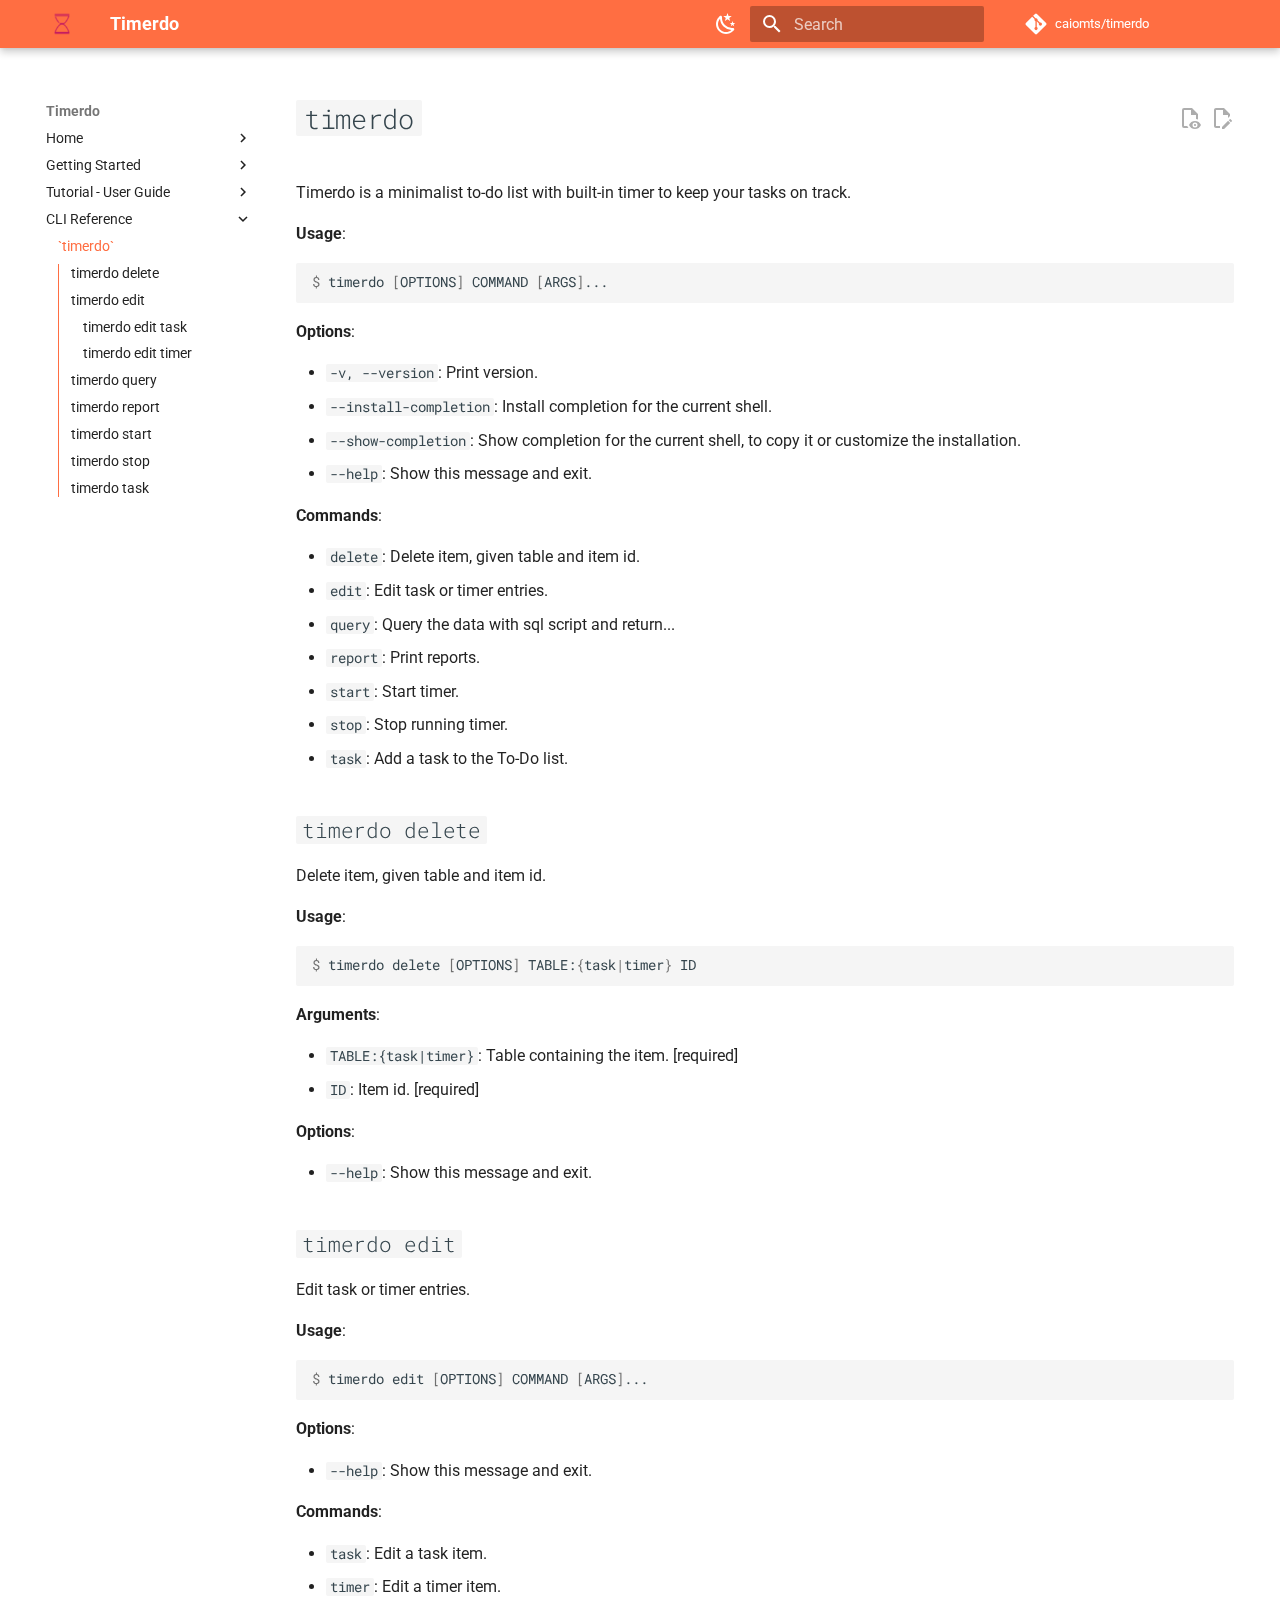
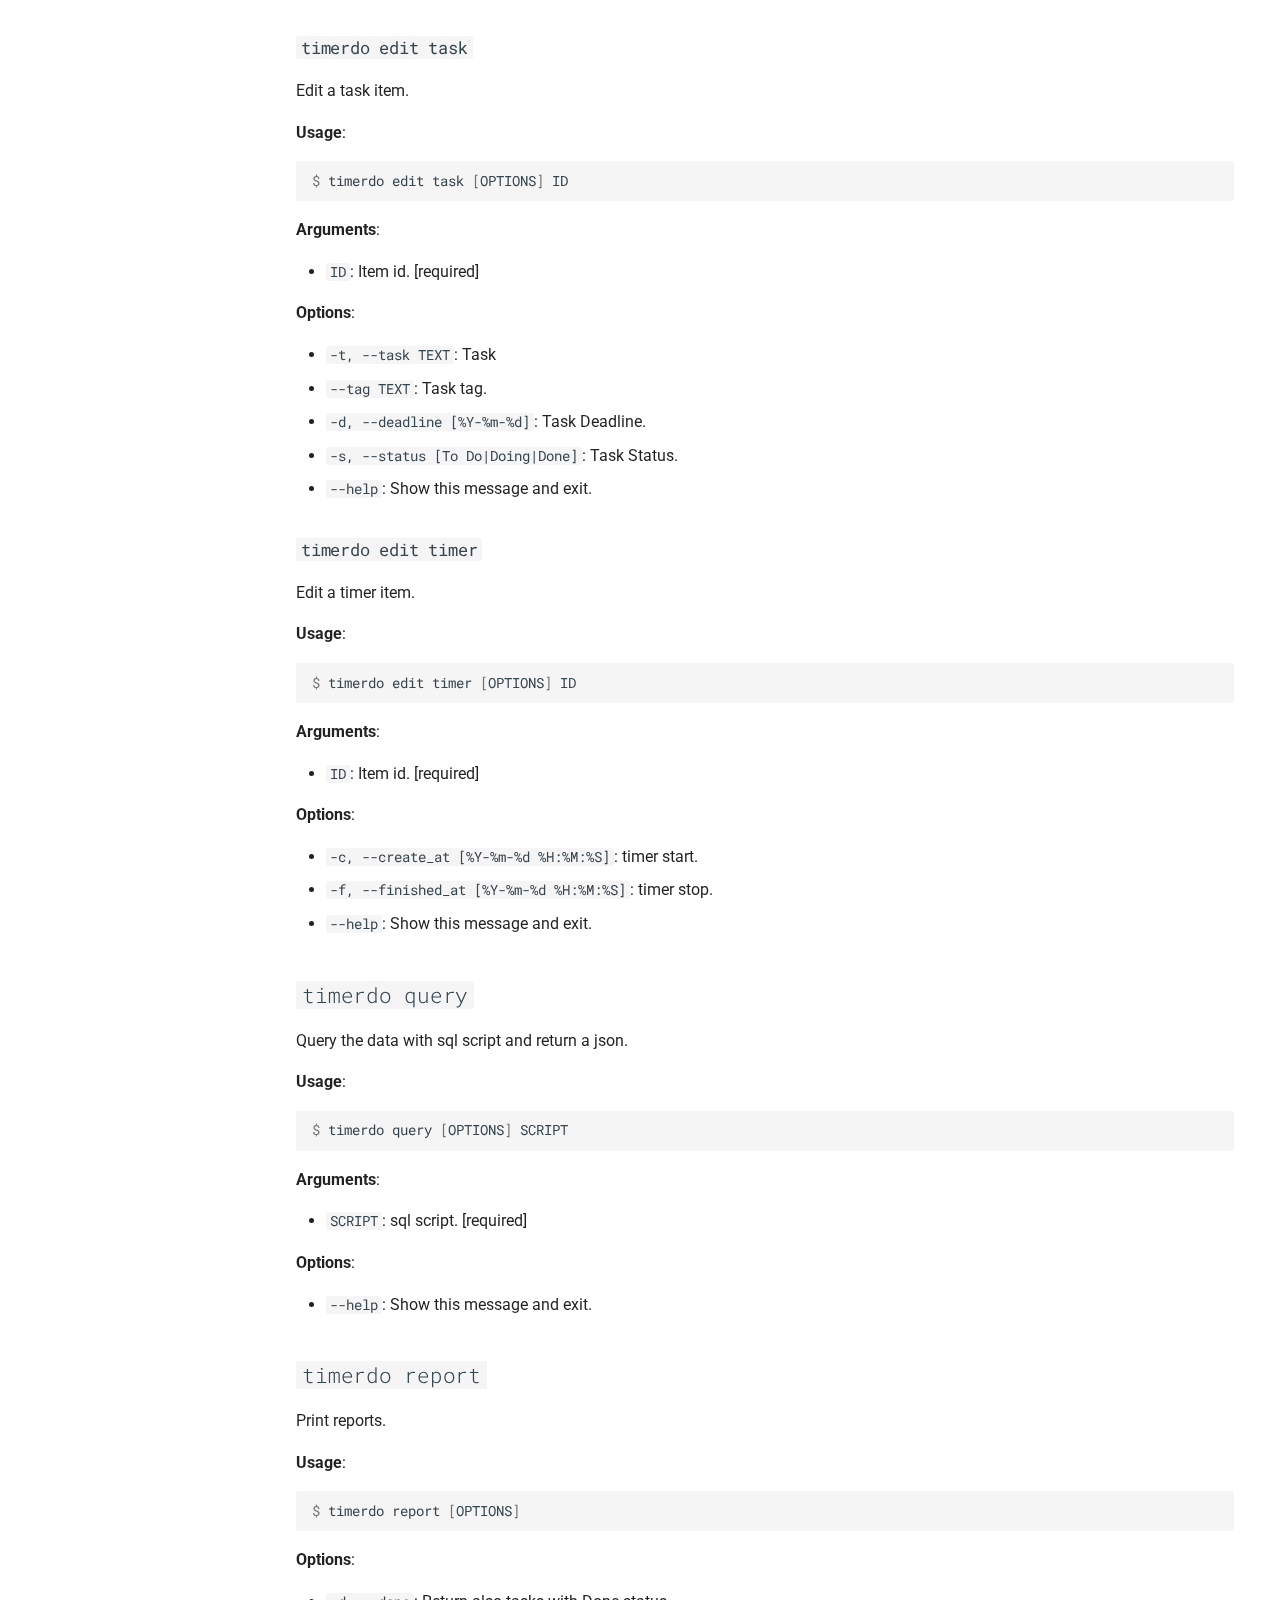
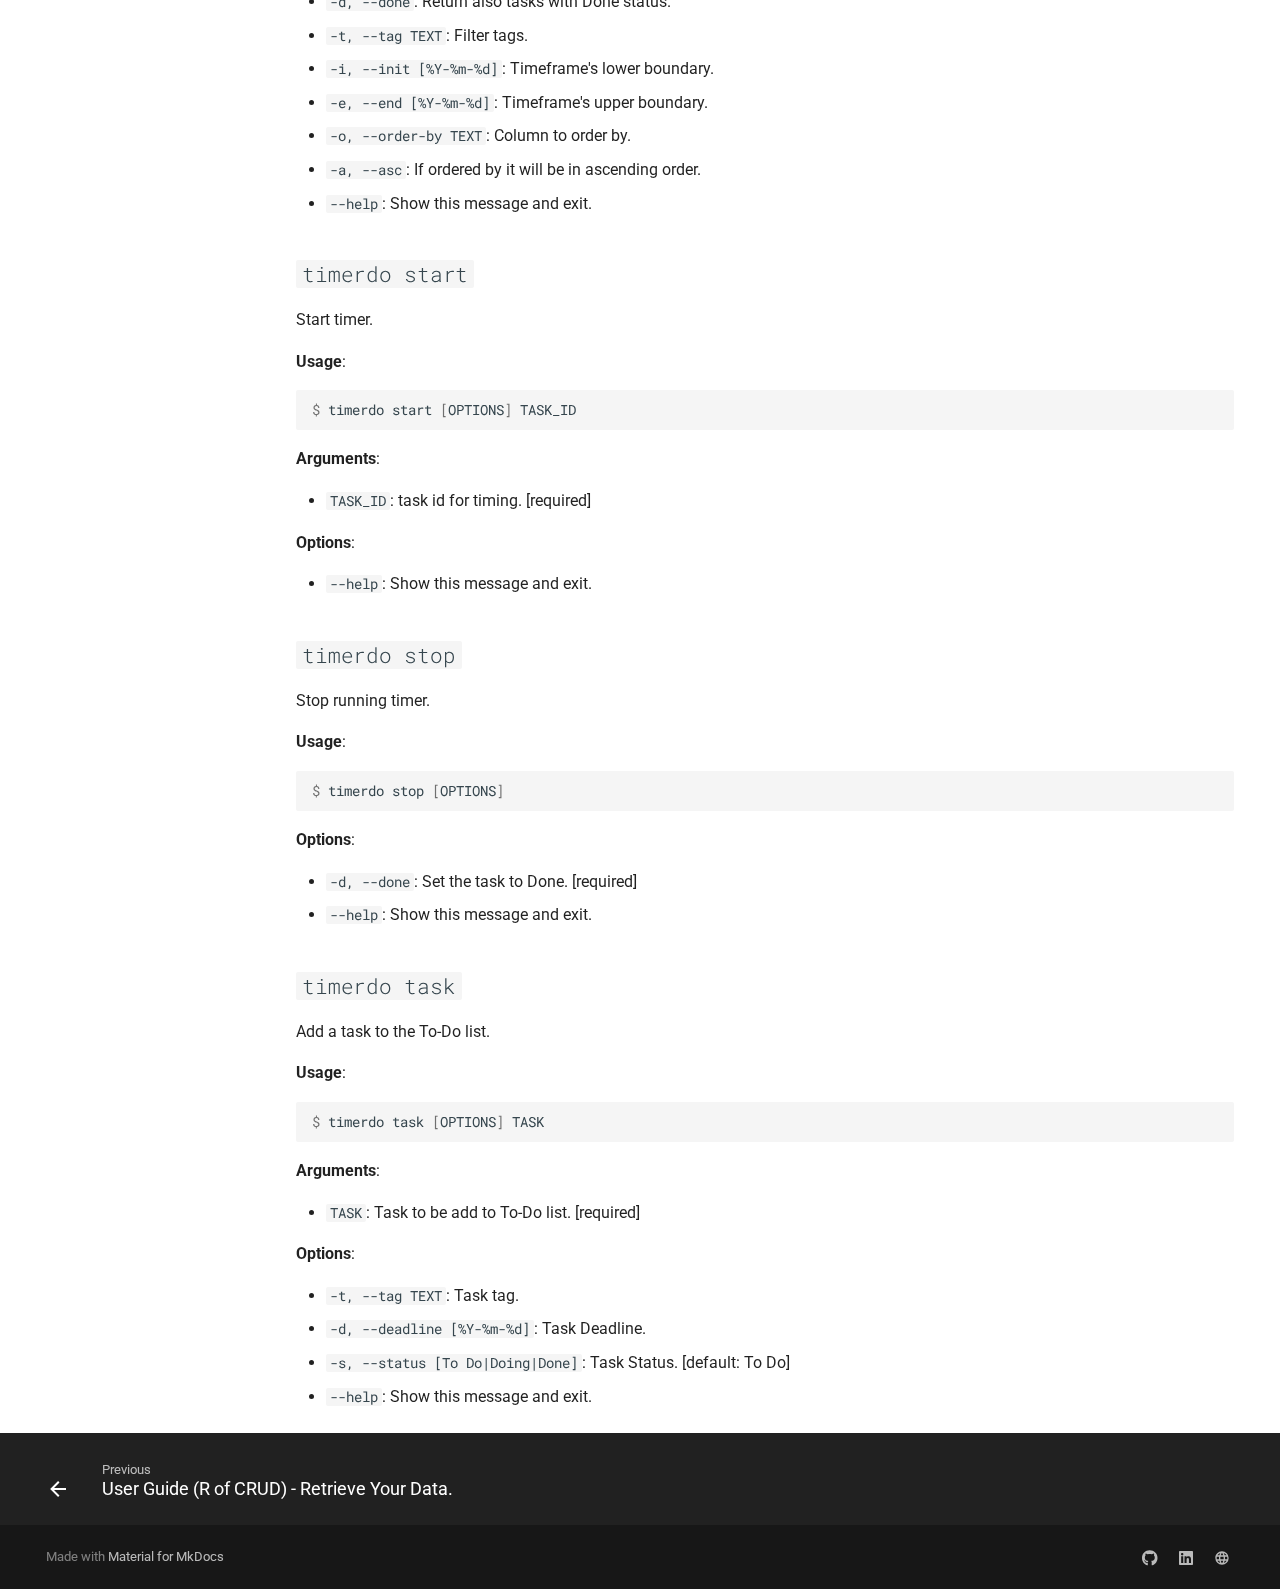
<file: cli_reference/index.html>
<!doctype html>
<html lang="en" class="no-js">
  <head>
    
      <meta charset="utf-8">
      <meta name="viewport" content="width=device-width,initial-scale=1">
      
      
      
      
        <link rel="prev" href="../tutorial_2/">
      
      
      <link rel="icon" href="../img/favicon.png">
      <meta name="generator" content="mkdocs-1.4.3, mkdocs-material-9.1.9">
    
    
      
        <title>`timerdo` - Timerdo</title>
      
    
    
      <link rel="stylesheet" href="../assets/stylesheets/main.85bb2934.min.css">
      
        
        <link rel="stylesheet" href="../assets/stylesheets/palette.a6bdf11c.min.css">
      
      

    
    
    
      
        
        
        <link rel="preconnect" href="https://fonts.gstatic.com" crossorigin>
        <link rel="stylesheet" href="https://fonts.googleapis.com/css?family=Roboto:300,300i,400,400i,700,700i%7CRoboto+Mono:400,400i,700,700i&display=fallback">
        <style>:root{--md-text-font:"Roboto";--md-code-font:"Roboto Mono"}</style>
      
    
    
      <link rel="stylesheet" href="../stylesheets/extra.css">
    
    <script>__md_scope=new URL("..",location),__md_hash=e=>[...e].reduce((e,_)=>(e<<5)-e+_.charCodeAt(0),0),__md_get=(e,_=localStorage,t=__md_scope)=>JSON.parse(_.getItem(t.pathname+"."+e)),__md_set=(e,_,t=localStorage,a=__md_scope)=>{try{t.setItem(a.pathname+"."+e,JSON.stringify(_))}catch(e){}}</script>
    
      

    
    
    
  </head>
  
  
    
    
      
    
    
    
    
    <body dir="ltr" data-md-color-scheme="default" data-md-color-primary="deep-orange" data-md-color-accent="deep-purple">
  
    
    
      <script>var palette=__md_get("__palette");if(palette&&"object"==typeof palette.color)for(var key of Object.keys(palette.color))document.body.setAttribute("data-md-color-"+key,palette.color[key])</script>
    
    <input class="md-toggle" data-md-toggle="drawer" type="checkbox" id="__drawer" autocomplete="off">
    <input class="md-toggle" data-md-toggle="search" type="checkbox" id="__search" autocomplete="off">
    <label class="md-overlay" for="__drawer"></label>
    <div data-md-component="skip">
      
        
        <a href="#timerdo" class="md-skip">
          Skip to content
        </a>
      
    </div>
    <div data-md-component="announce">
      
    </div>
    
    
      

  

<header class="md-header md-header--shadow" data-md-component="header">
  <nav class="md-header__inner md-grid" aria-label="Header">
    <a href=".." title="Timerdo" class="md-header__button md-logo" aria-label="Timerdo" data-md-component="logo">
      
  <img src="../img/favicon.png" alt="logo">

    </a>
    <label class="md-header__button md-icon" for="__drawer">
      <svg xmlns="http://www.w3.org/2000/svg" viewBox="0 0 24 24"><path d="M3 6h18v2H3V6m0 5h18v2H3v-2m0 5h18v2H3v-2Z"/></svg>
    </label>
    <div class="md-header__title" data-md-component="header-title">
      <div class="md-header__ellipsis">
        <div class="md-header__topic">
          <span class="md-ellipsis">
            Timerdo
          </span>
        </div>
        <div class="md-header__topic" data-md-component="header-topic">
          <span class="md-ellipsis">
            
              `timerdo`
            
          </span>
        </div>
      </div>
    </div>
    
      
        <form class="md-header__option" data-md-component="palette">
          
            
            
            
            <input class="md-option" data-md-color-media="" data-md-color-scheme="default" data-md-color-primary="deep-orange" data-md-color-accent="deep-purple"  aria-label="Switch to dark mode"  type="radio" name="__palette" id="__palette_1">
            
              <label class="md-header__button md-icon" title="Switch to dark mode" for="__palette_2" hidden>
                <svg xmlns="http://www.w3.org/2000/svg" viewBox="0 0 24 24"><path d="m17.75 4.09-2.53 1.94.91 3.06-2.63-1.81-2.63 1.81.91-3.06-2.53-1.94L12.44 4l1.06-3 1.06 3 3.19.09m3.5 6.91-1.64 1.25.59 1.98-1.7-1.17-1.7 1.17.59-1.98L15.75 11l2.06-.05L18.5 9l.69 1.95 2.06.05m-2.28 4.95c.83-.08 1.72 1.1 1.19 1.85-.32.45-.66.87-1.08 1.27C15.17 23 8.84 23 4.94 19.07c-3.91-3.9-3.91-10.24 0-14.14.4-.4.82-.76 1.27-1.08.75-.53 1.93.36 1.85 1.19-.27 2.86.69 5.83 2.89 8.02a9.96 9.96 0 0 0 8.02 2.89m-1.64 2.02a12.08 12.08 0 0 1-7.8-3.47c-2.17-2.19-3.33-5-3.49-7.82-2.81 3.14-2.7 7.96.31 10.98 3.02 3.01 7.84 3.12 10.98.31Z"/></svg>
              </label>
            
          
            
            
            
            <input class="md-option" data-md-color-media="" data-md-color-scheme="slate" data-md-color-primary="deep-purple" data-md-color-accent="teal"  aria-label="Switch to dark mode"  type="radio" name="__palette" id="__palette_2">
            
              <label class="md-header__button md-icon" title="Switch to dark mode" for="__palette_1" hidden>
                <svg xmlns="http://www.w3.org/2000/svg" viewBox="0 0 24 24"><path d="M12 7a5 5 0 0 1 5 5 5 5 0 0 1-5 5 5 5 0 0 1-5-5 5 5 0 0 1 5-5m0 2a3 3 0 0 0-3 3 3 3 0 0 0 3 3 3 3 0 0 0 3-3 3 3 0 0 0-3-3m0-7 2.39 3.42C13.65 5.15 12.84 5 12 5c-.84 0-1.65.15-2.39.42L12 2M3.34 7l4.16-.35A7.2 7.2 0 0 0 5.94 8.5c-.44.74-.69 1.5-.83 2.29L3.34 7m.02 10 1.76-3.77a7.131 7.131 0 0 0 2.38 4.14L3.36 17M20.65 7l-1.77 3.79a7.023 7.023 0 0 0-2.38-4.15l4.15.36m-.01 10-4.14.36c.59-.51 1.12-1.14 1.54-1.86.42-.73.69-1.5.83-2.29L20.64 17M12 22l-2.41-3.44c.74.27 1.55.44 2.41.44.82 0 1.63-.17 2.37-.44L12 22Z"/></svg>
              </label>
            
          
        </form>
      
    
    
    
      <label class="md-header__button md-icon" for="__search">
        <svg xmlns="http://www.w3.org/2000/svg" viewBox="0 0 24 24"><path d="M9.5 3A6.5 6.5 0 0 1 16 9.5c0 1.61-.59 3.09-1.56 4.23l.27.27h.79l5 5-1.5 1.5-5-5v-.79l-.27-.27A6.516 6.516 0 0 1 9.5 16 6.5 6.5 0 0 1 3 9.5 6.5 6.5 0 0 1 9.5 3m0 2C7 5 5 7 5 9.5S7 14 9.5 14 14 12 14 9.5 12 5 9.5 5Z"/></svg>
      </label>
      <div class="md-search" data-md-component="search" role="dialog">
  <label class="md-search__overlay" for="__search"></label>
  <div class="md-search__inner" role="search">
    <form class="md-search__form" name="search">
      <input type="text" class="md-search__input" name="query" aria-label="Search" placeholder="Search" autocapitalize="off" autocorrect="off" autocomplete="off" spellcheck="false" data-md-component="search-query" required>
      <label class="md-search__icon md-icon" for="__search">
        <svg xmlns="http://www.w3.org/2000/svg" viewBox="0 0 24 24"><path d="M9.5 3A6.5 6.5 0 0 1 16 9.5c0 1.61-.59 3.09-1.56 4.23l.27.27h.79l5 5-1.5 1.5-5-5v-.79l-.27-.27A6.516 6.516 0 0 1 9.5 16 6.5 6.5 0 0 1 3 9.5 6.5 6.5 0 0 1 9.5 3m0 2C7 5 5 7 5 9.5S7 14 9.5 14 14 12 14 9.5 12 5 9.5 5Z"/></svg>
        <svg xmlns="http://www.w3.org/2000/svg" viewBox="0 0 24 24"><path d="M20 11v2H8l5.5 5.5-1.42 1.42L4.16 12l7.92-7.92L13.5 5.5 8 11h12Z"/></svg>
      </label>
      <nav class="md-search__options" aria-label="Search">
        
          <a href="javascript:void(0)" class="md-search__icon md-icon" title="Share" aria-label="Share" data-clipboard data-clipboard-text="" data-md-component="search-share" tabindex="-1">
            <svg xmlns="http://www.w3.org/2000/svg" viewBox="0 0 24 24"><path d="M18 16.08c-.76 0-1.44.3-1.96.77L8.91 12.7c.05-.23.09-.46.09-.7 0-.24-.04-.47-.09-.7l7.05-4.11c.54.5 1.25.81 2.04.81a3 3 0 0 0 3-3 3 3 0 0 0-3-3 3 3 0 0 0-3 3c0 .24.04.47.09.7L8.04 9.81C7.5 9.31 6.79 9 6 9a3 3 0 0 0-3 3 3 3 0 0 0 3 3c.79 0 1.5-.31 2.04-.81l7.12 4.15c-.05.21-.08.43-.08.66 0 1.61 1.31 2.91 2.92 2.91 1.61 0 2.92-1.3 2.92-2.91A2.92 2.92 0 0 0 18 16.08Z"/></svg>
          </a>
        
        <button type="reset" class="md-search__icon md-icon" title="Clear" aria-label="Clear" tabindex="-1">
          <svg xmlns="http://www.w3.org/2000/svg" viewBox="0 0 24 24"><path d="M19 6.41 17.59 5 12 10.59 6.41 5 5 6.41 10.59 12 5 17.59 6.41 19 12 13.41 17.59 19 19 17.59 13.41 12 19 6.41Z"/></svg>
        </button>
      </nav>
      
        <div class="md-search__suggest" data-md-component="search-suggest"></div>
      
    </form>
    <div class="md-search__output">
      <div class="md-search__scrollwrap" data-md-scrollfix>
        <div class="md-search-result" data-md-component="search-result">
          <div class="md-search-result__meta">
            Initializing search
          </div>
          <ol class="md-search-result__list" role="presentation"></ol>
        </div>
      </div>
    </div>
  </div>
</div>
    
    
      <div class="md-header__source">
        <a href="https://github.com/caiomts/timerdo" title="Go to repository" class="md-source" data-md-component="source">
  <div class="md-source__icon md-icon">
    
    <svg xmlns="http://www.w3.org/2000/svg" viewBox="0 0 448 512"><!--! Font Awesome Free 6.4.0 by @fontawesome - https://fontawesome.com License - https://fontawesome.com/license/free (Icons: CC BY 4.0, Fonts: SIL OFL 1.1, Code: MIT License) Copyright 2023 Fonticons, Inc.--><path d="M439.55 236.05 244 40.45a28.87 28.87 0 0 0-40.81 0l-40.66 40.63 51.52 51.52c27.06-9.14 52.68 16.77 43.39 43.68l49.66 49.66c34.23-11.8 61.18 31 35.47 56.69-26.49 26.49-70.21-2.87-56-37.34L240.22 199v121.85c25.3 12.54 22.26 41.85 9.08 55a34.34 34.34 0 0 1-48.55 0c-17.57-17.6-11.07-46.91 11.25-56v-123c-20.8-8.51-24.6-30.74-18.64-45L142.57 101 8.45 235.14a28.86 28.86 0 0 0 0 40.81l195.61 195.6a28.86 28.86 0 0 0 40.8 0l194.69-194.69a28.86 28.86 0 0 0 0-40.81z"/></svg>
  </div>
  <div class="md-source__repository">
    caiomts/timerdo
  </div>
</a>
      </div>
    
  </nav>
  
</header>
    
    <div class="md-container" data-md-component="container">
      
      
        
          
        
      
      <main class="md-main" data-md-component="main">
        <div class="md-main__inner md-grid">
          
            
              
              <div class="md-sidebar md-sidebar--primary" data-md-component="sidebar" data-md-type="navigation" >
                <div class="md-sidebar__scrollwrap">
                  <div class="md-sidebar__inner">
                    


  

<nav class="md-nav md-nav--primary md-nav--integrated" aria-label="Navigation" data-md-level="0">
  <label class="md-nav__title" for="__drawer">
    <a href=".." title="Timerdo" class="md-nav__button md-logo" aria-label="Timerdo" data-md-component="logo">
      
  <img src="../img/favicon.png" alt="logo">

    </a>
    Timerdo
  </label>
  
    <div class="md-nav__source">
      <a href="https://github.com/caiomts/timerdo" title="Go to repository" class="md-source" data-md-component="source">
  <div class="md-source__icon md-icon">
    
    <svg xmlns="http://www.w3.org/2000/svg" viewBox="0 0 448 512"><!--! Font Awesome Free 6.4.0 by @fontawesome - https://fontawesome.com License - https://fontawesome.com/license/free (Icons: CC BY 4.0, Fonts: SIL OFL 1.1, Code: MIT License) Copyright 2023 Fonticons, Inc.--><path d="M439.55 236.05 244 40.45a28.87 28.87 0 0 0-40.81 0l-40.66 40.63 51.52 51.52c27.06-9.14 52.68 16.77 43.39 43.68l49.66 49.66c34.23-11.8 61.18 31 35.47 56.69-26.49 26.49-70.21-2.87-56-37.34L240.22 199v121.85c25.3 12.54 22.26 41.85 9.08 55a34.34 34.34 0 0 1-48.55 0c-17.57-17.6-11.07-46.91 11.25-56v-123c-20.8-8.51-24.6-30.74-18.64-45L142.57 101 8.45 235.14a28.86 28.86 0 0 0 0 40.81l195.61 195.6a28.86 28.86 0 0 0 40.8 0l194.69-194.69a28.86 28.86 0 0 0 0-40.81z"/></svg>
  </div>
  <div class="md-source__repository">
    caiomts/timerdo
  </div>
</a>
    </div>
  
  <ul class="md-nav__list" data-md-scrollfix>
    
      
      
      

  
  
  
    
    <li class="md-nav__item md-nav__item--nested">
      
      
      
      
      <input class="md-nav__toggle md-toggle " type="checkbox" id="__nav_1" >
      
      
        
          
            
          
        
          
        
      
      
        
        
        <div class="md-nav__link md-nav__link--index ">
          <a href="..">Home</a>
          
            <label for="__nav_1">
              <span class="md-nav__icon md-icon"></span>
            </label>
          
        </div>
      
      <nav class="md-nav" data-md-level="1" aria-labelledby="__nav_1_label" aria-expanded="false">
        <label class="md-nav__title" for="__nav_1">
          <span class="md-nav__icon md-icon"></span>
          Home
        </label>
        <ul class="md-nav__list" data-md-scrollfix>
          
            
          
            
              
  
  
  
    <li class="md-nav__item">
      <a href="../install/" class="md-nav__link">
        Installing Timerdo
      </a>
    </li>
  

            
          
        </ul>
      </nav>
    </li>
  

    
      
      
      

  
  
  
    
    <li class="md-nav__item md-nav__item--nested">
      
      
      
      
      <input class="md-nav__toggle md-toggle " type="checkbox" id="__nav_2" >
      
      
        
          
        
      
      
        <label class="md-nav__link" for="__nav_2" id="__nav_2_label" tabindex="0">
          Getting Started
          <span class="md-nav__icon md-icon"></span>
        </label>
      
      <nav class="md-nav" data-md-level="1" aria-labelledby="__nav_2_label" aria-expanded="false">
        <label class="md-nav__title" for="__nav_2">
          <span class="md-nav__icon md-icon"></span>
          Getting Started
        </label>
        <ul class="md-nav__list" data-md-scrollfix>
          
            
              
  
  
  
    <li class="md-nav__item">
      <a href="../start/" class="md-nav__link">
        Getting Started
      </a>
    </li>
  

            
          
        </ul>
      </nav>
    </li>
  

    
      
      
      

  
  
  
    
    <li class="md-nav__item md-nav__item--nested">
      
      
      
      
      <input class="md-nav__toggle md-toggle " type="checkbox" id="__nav_3" >
      
      
        
          
        
          
        
      
      
        <label class="md-nav__link" for="__nav_3" id="__nav_3_label" tabindex="0">
          Tutorial - User Guide
          <span class="md-nav__icon md-icon"></span>
        </label>
      
      <nav class="md-nav" data-md-level="1" aria-labelledby="__nav_3_label" aria-expanded="false">
        <label class="md-nav__title" for="__nav_3">
          <span class="md-nav__icon md-icon"></span>
          Tutorial - User Guide
        </label>
        <ul class="md-nav__list" data-md-scrollfix>
          
            
              
  
  
  
    <li class="md-nav__item">
      <a href="../tutorial_1/" class="md-nav__link">
        User Guide (CUD of CRUD Tasks) - Timer, Delete and Update
      </a>
    </li>
  

            
          
            
              
  
  
  
    <li class="md-nav__item">
      <a href="../tutorial_2/" class="md-nav__link">
        User Guide  (R of CRUD) - Retrieve Your Data.
      </a>
    </li>
  

            
          
        </ul>
      </nav>
    </li>
  

    
      
      
      

  
  
    
  
  
    
    <li class="md-nav__item md-nav__item--active md-nav__item--nested">
      
      
      
      
      <input class="md-nav__toggle md-toggle " type="checkbox" id="__nav_4" checked>
      
      
        
          
        
      
      
        <label class="md-nav__link" for="__nav_4" id="__nav_4_label" tabindex="0">
          CLI Reference
          <span class="md-nav__icon md-icon"></span>
        </label>
      
      <nav class="md-nav" data-md-level="1" aria-labelledby="__nav_4_label" aria-expanded="true">
        <label class="md-nav__title" for="__nav_4">
          <span class="md-nav__icon md-icon"></span>
          CLI Reference
        </label>
        <ul class="md-nav__list" data-md-scrollfix>
          
            
              
  
  
    
  
  
    <li class="md-nav__item md-nav__item--active">
      
      <input class="md-nav__toggle md-toggle" type="checkbox" id="__toc">
      
      
        
      
      
        <label class="md-nav__link md-nav__link--active" for="__toc">
          `timerdo`
          <span class="md-nav__icon md-icon"></span>
        </label>
      
      <a href="./" class="md-nav__link md-nav__link--active">
        `timerdo`
      </a>
      
        

<nav class="md-nav md-nav--secondary" aria-label="Table of contents">
  
  
  
    
  
  
    <label class="md-nav__title" for="__toc">
      <span class="md-nav__icon md-icon"></span>
      Table of contents
    </label>
    <ul class="md-nav__list" data-md-component="toc" data-md-scrollfix>
      
        <li class="md-nav__item">
  <a href="#timerdo-delete" class="md-nav__link">
    timerdo delete
  </a>
  
</li>
      
        <li class="md-nav__item">
  <a href="#timerdo-edit" class="md-nav__link">
    timerdo edit
  </a>
  
    <nav class="md-nav" aria-label="timerdo edit">
      <ul class="md-nav__list">
        
          <li class="md-nav__item">
  <a href="#timerdo-edit-task" class="md-nav__link">
    timerdo edit task
  </a>
  
</li>
        
          <li class="md-nav__item">
  <a href="#timerdo-edit-timer" class="md-nav__link">
    timerdo edit timer
  </a>
  
</li>
        
      </ul>
    </nav>
  
</li>
      
        <li class="md-nav__item">
  <a href="#timerdo-query" class="md-nav__link">
    timerdo query
  </a>
  
</li>
      
        <li class="md-nav__item">
  <a href="#timerdo-report" class="md-nav__link">
    timerdo report
  </a>
  
</li>
      
        <li class="md-nav__item">
  <a href="#timerdo-start" class="md-nav__link">
    timerdo start
  </a>
  
</li>
      
        <li class="md-nav__item">
  <a href="#timerdo-stop" class="md-nav__link">
    timerdo stop
  </a>
  
</li>
      
        <li class="md-nav__item">
  <a href="#timerdo-task" class="md-nav__link">
    timerdo task
  </a>
  
</li>
      
    </ul>
  
</nav>
      
    </li>
  

            
          
        </ul>
      </nav>
    </li>
  

    
  </ul>
</nav>
                  </div>
                </div>
              </div>
            
            
          
          
            <div class="md-content" data-md-component="content">
              <article class="md-content__inner md-typeset">
                
                  
  



  
    <a href="https://github.com/caiomts/timerdo/edit/master/docs/cli_reference.md" title="Edit this page" class="md-content__button md-icon">
      
      <svg xmlns="http://www.w3.org/2000/svg" viewBox="0 0 24 24"><path d="M10 20H6V4h7v5h5v3.1l2-2V8l-6-6H6c-1.1 0-2 .9-2 2v16c0 1.1.9 2 2 2h4v-2m10.2-7c.1 0 .3.1.4.2l1.3 1.3c.2.2.2.6 0 .8l-1 1-2.1-2.1 1-1c.1-.1.2-.2.4-.2m0 3.9L14.1 23H12v-2.1l6.1-6.1 2.1 2.1Z"/></svg>
    </a>
  
  
    
      
    
    <a href="https://github.com/caiomts/timerdo/raw/master/docs/cli_reference.md" title="View source of this page" class="md-content__button md-icon">
      
      <svg xmlns="http://www.w3.org/2000/svg" viewBox="0 0 24 24"><path d="M17 18c.56 0 1 .44 1 1s-.44 1-1 1-1-.44-1-1 .44-1 1-1m0-3c-2.73 0-5.06 1.66-6 4 .94 2.34 3.27 4 6 4s5.06-1.66 6-4c-.94-2.34-3.27-4-6-4m0 6.5a2.5 2.5 0 0 1-2.5-2.5 2.5 2.5 0 0 1 2.5-2.5 2.5 2.5 0 0 1 2.5 2.5 2.5 2.5 0 0 1-2.5 2.5M9.27 20H6V4h7v5h5v4.07c.7.08 1.36.25 2 .49V8l-6-6H6a2 2 0 0 0-2 2v16a2 2 0 0 0 2 2h4.5a8.15 8.15 0 0 1-1.23-2Z"/></svg>
    </a>
  


<h1 id="timerdo"><code>timerdo</code><a class="headerlink" href="#timerdo" title="Permanent link">&para;</a></h1>
<p>Timerdo is a minimalist to-do list with built-in timer to keep your tasks on track.</p>
<p><strong>Usage</strong>:</p>
<div class="language-console highlight"><pre><span></span><code><span id="__span-0-1"><a id="__codelineno-0-1" name="__codelineno-0-1" href="#__codelineno-0-1"></a><span class="gp">$ </span>timerdo<span class="w"> </span><span class="o">[</span>OPTIONS<span class="o">]</span><span class="w"> </span>COMMAND<span class="w"> </span><span class="o">[</span>ARGS<span class="o">]</span>...
</span></code></pre></div>
<p><strong>Options</strong>:</p>
<ul>
<li><code>-v, --version</code>: Print version.</li>
<li><code>--install-completion</code>: Install completion for the current shell.</li>
<li><code>--show-completion</code>: Show completion for the current shell, to copy it or customize the installation.</li>
<li><code>--help</code>: Show this message and exit.</li>
</ul>
<p><strong>Commands</strong>:</p>
<ul>
<li><code>delete</code>: Delete item, given table and item id.</li>
<li><code>edit</code>: Edit task or timer entries.</li>
<li><code>query</code>: Query the data with sql script and return...</li>
<li><code>report</code>: Print reports.</li>
<li><code>start</code>: Start timer.</li>
<li><code>stop</code>: Stop running timer.</li>
<li><code>task</code>: Add a task to the To-Do list.</li>
</ul>
<h2 id="timerdo-delete"><code>timerdo delete</code><a class="headerlink" href="#timerdo-delete" title="Permanent link">&para;</a></h2>
<p>Delete item, given table and item id.</p>
<p><strong>Usage</strong>:</p>
<div class="language-console highlight"><pre><span></span><code><span id="__span-1-1"><a id="__codelineno-1-1" name="__codelineno-1-1" href="#__codelineno-1-1"></a><span class="gp">$ </span>timerdo<span class="w"> </span>delete<span class="w"> </span><span class="o">[</span>OPTIONS<span class="o">]</span><span class="w"> </span>TABLE:<span class="o">{</span>task<span class="p">|</span>timer<span class="o">}</span><span class="w"> </span>ID
</span></code></pre></div>
<p><strong>Arguments</strong>:</p>
<ul>
<li><code>TABLE:{task|timer}</code>: Table containing the item.  [required]</li>
<li><code>ID</code>: Item id.  [required]</li>
</ul>
<p><strong>Options</strong>:</p>
<ul>
<li><code>--help</code>: Show this message and exit.</li>
</ul>
<h2 id="timerdo-edit"><code>timerdo edit</code><a class="headerlink" href="#timerdo-edit" title="Permanent link">&para;</a></h2>
<p>Edit task or timer entries.</p>
<p><strong>Usage</strong>:</p>
<div class="language-console highlight"><pre><span></span><code><span id="__span-2-1"><a id="__codelineno-2-1" name="__codelineno-2-1" href="#__codelineno-2-1"></a><span class="gp">$ </span>timerdo<span class="w"> </span>edit<span class="w"> </span><span class="o">[</span>OPTIONS<span class="o">]</span><span class="w"> </span>COMMAND<span class="w"> </span><span class="o">[</span>ARGS<span class="o">]</span>...
</span></code></pre></div>
<p><strong>Options</strong>:</p>
<ul>
<li><code>--help</code>: Show this message and exit.</li>
</ul>
<p><strong>Commands</strong>:</p>
<ul>
<li><code>task</code>: Edit a task item.</li>
<li><code>timer</code>: Edit a timer item.</li>
</ul>
<h3 id="timerdo-edit-task"><code>timerdo edit task</code><a class="headerlink" href="#timerdo-edit-task" title="Permanent link">&para;</a></h3>
<p>Edit a task item.</p>
<p><strong>Usage</strong>:</p>
<div class="language-console highlight"><pre><span></span><code><span id="__span-3-1"><a id="__codelineno-3-1" name="__codelineno-3-1" href="#__codelineno-3-1"></a><span class="gp">$ </span>timerdo<span class="w"> </span>edit<span class="w"> </span>task<span class="w"> </span><span class="o">[</span>OPTIONS<span class="o">]</span><span class="w"> </span>ID
</span></code></pre></div>
<p><strong>Arguments</strong>:</p>
<ul>
<li><code>ID</code>: Item id.  [required]</li>
</ul>
<p><strong>Options</strong>:</p>
<ul>
<li><code>-t, --task TEXT</code>: Task</li>
<li><code>--tag TEXT</code>: Task tag.</li>
<li><code>-d, --deadline [%Y-%m-%d]</code>: Task Deadline.</li>
<li><code>-s, --status [To Do|Doing|Done]</code>: Task Status.</li>
<li><code>--help</code>: Show this message and exit.</li>
</ul>
<h3 id="timerdo-edit-timer"><code>timerdo edit timer</code><a class="headerlink" href="#timerdo-edit-timer" title="Permanent link">&para;</a></h3>
<p>Edit a timer item.</p>
<p><strong>Usage</strong>:</p>
<div class="language-console highlight"><pre><span></span><code><span id="__span-4-1"><a id="__codelineno-4-1" name="__codelineno-4-1" href="#__codelineno-4-1"></a><span class="gp">$ </span>timerdo<span class="w"> </span>edit<span class="w"> </span>timer<span class="w"> </span><span class="o">[</span>OPTIONS<span class="o">]</span><span class="w"> </span>ID
</span></code></pre></div>
<p><strong>Arguments</strong>:</p>
<ul>
<li><code>ID</code>: Item id.  [required]</li>
</ul>
<p><strong>Options</strong>:</p>
<ul>
<li><code>-c, --create_at [%Y-%m-%d %H:%M:%S]</code>: timer start.</li>
<li><code>-f, --finished_at [%Y-%m-%d %H:%M:%S]</code>: timer stop.</li>
<li><code>--help</code>: Show this message and exit.</li>
</ul>
<h2 id="timerdo-query"><code>timerdo query</code><a class="headerlink" href="#timerdo-query" title="Permanent link">&para;</a></h2>
<p>Query the data with sql script and return a json.</p>
<p><strong>Usage</strong>:</p>
<div class="language-console highlight"><pre><span></span><code><span id="__span-5-1"><a id="__codelineno-5-1" name="__codelineno-5-1" href="#__codelineno-5-1"></a><span class="gp">$ </span>timerdo<span class="w"> </span>query<span class="w"> </span><span class="o">[</span>OPTIONS<span class="o">]</span><span class="w"> </span>SCRIPT
</span></code></pre></div>
<p><strong>Arguments</strong>:</p>
<ul>
<li><code>SCRIPT</code>: sql script.  [required]</li>
</ul>
<p><strong>Options</strong>:</p>
<ul>
<li><code>--help</code>: Show this message and exit.</li>
</ul>
<h2 id="timerdo-report"><code>timerdo report</code><a class="headerlink" href="#timerdo-report" title="Permanent link">&para;</a></h2>
<p>Print reports.</p>
<p><strong>Usage</strong>:</p>
<div class="language-console highlight"><pre><span></span><code><span id="__span-6-1"><a id="__codelineno-6-1" name="__codelineno-6-1" href="#__codelineno-6-1"></a><span class="gp">$ </span>timerdo<span class="w"> </span>report<span class="w"> </span><span class="o">[</span>OPTIONS<span class="o">]</span>
</span></code></pre></div>
<p><strong>Options</strong>:</p>
<ul>
<li><code>-d, --done</code>: Return also tasks with Done status.</li>
<li><code>-t, --tag TEXT</code>: Filter tags.</li>
<li><code>-i, --init [%Y-%m-%d]</code>: Timeframe's lower boundary.</li>
<li><code>-e, --end [%Y-%m-%d]</code>: Timeframe's upper boundary.</li>
<li><code>-o, --order-by TEXT</code>: Column to order by.</li>
<li><code>-a, --asc</code>: If ordered by it will be in ascending order.</li>
<li><code>--help</code>: Show this message and exit.</li>
</ul>
<h2 id="timerdo-start"><code>timerdo start</code><a class="headerlink" href="#timerdo-start" title="Permanent link">&para;</a></h2>
<p>Start timer.</p>
<p><strong>Usage</strong>:</p>
<div class="language-console highlight"><pre><span></span><code><span id="__span-7-1"><a id="__codelineno-7-1" name="__codelineno-7-1" href="#__codelineno-7-1"></a><span class="gp">$ </span>timerdo<span class="w"> </span>start<span class="w"> </span><span class="o">[</span>OPTIONS<span class="o">]</span><span class="w"> </span>TASK_ID
</span></code></pre></div>
<p><strong>Arguments</strong>:</p>
<ul>
<li><code>TASK_ID</code>: task id for timing.  [required]</li>
</ul>
<p><strong>Options</strong>:</p>
<ul>
<li><code>--help</code>: Show this message and exit.</li>
</ul>
<h2 id="timerdo-stop"><code>timerdo stop</code><a class="headerlink" href="#timerdo-stop" title="Permanent link">&para;</a></h2>
<p>Stop running timer.</p>
<p><strong>Usage</strong>:</p>
<div class="language-console highlight"><pre><span></span><code><span id="__span-8-1"><a id="__codelineno-8-1" name="__codelineno-8-1" href="#__codelineno-8-1"></a><span class="gp">$ </span>timerdo<span class="w"> </span>stop<span class="w"> </span><span class="o">[</span>OPTIONS<span class="o">]</span>
</span></code></pre></div>
<p><strong>Options</strong>:</p>
<ul>
<li><code>-d, --done</code>: Set the task to Done.  [required]</li>
<li><code>--help</code>: Show this message and exit.</li>
</ul>
<h2 id="timerdo-task"><code>timerdo task</code><a class="headerlink" href="#timerdo-task" title="Permanent link">&para;</a></h2>
<p>Add a task to the To-Do list.</p>
<p><strong>Usage</strong>:</p>
<div class="language-console highlight"><pre><span></span><code><span id="__span-9-1"><a id="__codelineno-9-1" name="__codelineno-9-1" href="#__codelineno-9-1"></a><span class="gp">$ </span>timerdo<span class="w"> </span>task<span class="w"> </span><span class="o">[</span>OPTIONS<span class="o">]</span><span class="w"> </span>TASK
</span></code></pre></div>
<p><strong>Arguments</strong>:</p>
<ul>
<li><code>TASK</code>: Task to be add to To-Do list.  [required]</li>
</ul>
<p><strong>Options</strong>:</p>
<ul>
<li><code>-t, --tag TEXT</code>: Task tag.</li>
<li><code>-d, --deadline [%Y-%m-%d]</code>: Task Deadline.</li>
<li><code>-s, --status [To Do|Doing|Done]</code>: Task Status.  [default: To Do]</li>
<li><code>--help</code>: Show this message and exit.</li>
</ul>





                
              </article>
            </div>
          
          
        </div>
        
          <button type="button" class="md-top md-icon" data-md-component="top" hidden>
            <svg xmlns="http://www.w3.org/2000/svg" viewBox="0 0 24 24"><path d="M13 20h-2V8l-5.5 5.5-1.42-1.42L12 4.16l7.92 7.92-1.42 1.42L13 8v12Z"/></svg>
            Back to top
          </button>
        
      </main>
      
        <footer class="md-footer">
  
    
      
      <nav class="md-footer__inner md-grid" aria-label="Footer" >
        
          
          <a href="../tutorial_2/" class="md-footer__link md-footer__link--prev" aria-label="Previous: User Guide  (R of CRUD) - Retrieve Your Data." rel="prev">
            <div class="md-footer__button md-icon">
              <svg xmlns="http://www.w3.org/2000/svg" viewBox="0 0 24 24"><path d="M20 11v2H8l5.5 5.5-1.42 1.42L4.16 12l7.92-7.92L13.5 5.5 8 11h12Z"/></svg>
            </div>
            <div class="md-footer__title">
              <span class="md-footer__direction">
                Previous
              </span>
              <div class="md-ellipsis">
                User Guide  (R of CRUD) - Retrieve Your Data.
              </div>
            </div>
          </a>
        
        
      </nav>
    
  
  <div class="md-footer-meta md-typeset">
    <div class="md-footer-meta__inner md-grid">
      <div class="md-copyright">
  
  
    Made with
    <a href="https://squidfunk.github.io/mkdocs-material/" target="_blank" rel="noopener">
      Material for MkDocs
    </a>
  
</div>
      
        <div class="md-social">
  
    
    
    
    
    <a href="https://github.com/caiomts" target="_blank" rel="noopener" title="github.com/caiomts" class="md-social__link">
      <svg xmlns="http://www.w3.org/2000/svg" viewBox="0 0 496 512"><!--! Font Awesome Free 6.4.0 by @fontawesome - https://fontawesome.com License - https://fontawesome.com/license/free (Icons: CC BY 4.0, Fonts: SIL OFL 1.1, Code: MIT License) Copyright 2023 Fonticons, Inc.--><path d="M165.9 397.4c0 2-2.3 3.6-5.2 3.6-3.3.3-5.6-1.3-5.6-3.6 0-2 2.3-3.6 5.2-3.6 3-.3 5.6 1.3 5.6 3.6zm-31.1-4.5c-.7 2 1.3 4.3 4.3 4.9 2.6 1 5.6 0 6.2-2s-1.3-4.3-4.3-5.2c-2.6-.7-5.5.3-6.2 2.3zm44.2-1.7c-2.9.7-4.9 2.6-4.6 4.9.3 2 2.9 3.3 5.9 2.6 2.9-.7 4.9-2.6 4.6-4.6-.3-1.9-3-3.2-5.9-2.9zM244.8 8C106.1 8 0 113.3 0 252c0 110.9 69.8 205.8 169.5 239.2 12.8 2.3 17.3-5.6 17.3-12.1 0-6.2-.3-40.4-.3-61.4 0 0-70 15-84.7-29.8 0 0-11.4-29.1-27.8-36.6 0 0-22.9-15.7 1.6-15.4 0 0 24.9 2 38.6 25.8 21.9 38.6 58.6 27.5 72.9 20.9 2.3-16 8.8-27.1 16-33.7-55.9-6.2-112.3-14.3-112.3-110.5 0-27.5 7.6-41.3 23.6-58.9-2.6-6.5-11.1-33.3 2.6-67.9 20.9-6.5 69 27 69 27 20-5.6 41.5-8.5 62.8-8.5s42.8 2.9 62.8 8.5c0 0 48.1-33.6 69-27 13.7 34.7 5.2 61.4 2.6 67.9 16 17.7 25.8 31.5 25.8 58.9 0 96.5-58.9 104.2-114.8 110.5 9.2 7.9 17 22.9 17 46.4 0 33.7-.3 75.4-.3 83.6 0 6.5 4.6 14.4 17.3 12.1C428.2 457.8 496 362.9 496 252 496 113.3 383.5 8 244.8 8zM97.2 352.9c-1.3 1-1 3.3.7 5.2 1.6 1.6 3.9 2.3 5.2 1 1.3-1 1-3.3-.7-5.2-1.6-1.6-3.9-2.3-5.2-1zm-10.8-8.1c-.7 1.3.3 2.9 2.3 3.9 1.6 1 3.6.7 4.3-.7.7-1.3-.3-2.9-2.3-3.9-2-.6-3.6-.3-4.3.7zm32.4 35.6c-1.6 1.3-1 4.3 1.3 6.2 2.3 2.3 5.2 2.6 6.5 1 1.3-1.3.7-4.3-1.3-6.2-2.2-2.3-5.2-2.6-6.5-1zm-11.4-14.7c-1.6 1-1.6 3.6 0 5.9 1.6 2.3 4.3 3.3 5.6 2.3 1.6-1.3 1.6-3.9 0-6.2-1.4-2.3-4-3.3-5.6-2z"/></svg>
    </a>
  
    
    
    
    
    <a href="https://www.linkedin.com/in/caiomts/" target="_blank" rel="noopener" title="in/caiomts/" class="md-social__link">
      <svg xmlns="http://www.w3.org/2000/svg" viewBox="0 0 448 512"><!--! Font Awesome Free 6.4.0 by @fontawesome - https://fontawesome.com License - https://fontawesome.com/license/free (Icons: CC BY 4.0, Fonts: SIL OFL 1.1, Code: MIT License) Copyright 2023 Fonticons, Inc.--><path d="M416 32H31.9C14.3 32 0 46.5 0 64.3v383.4C0 465.5 14.3 480 31.9 480H416c17.6 0 32-14.5 32-32.3V64.3c0-17.8-14.4-32.3-32-32.3zM135.4 416H69V202.2h66.5V416zm-33.2-243c-21.3 0-38.5-17.3-38.5-38.5S80.9 96 102.2 96c21.2 0 38.5 17.3 38.5 38.5 0 21.3-17.2 38.5-38.5 38.5zm282.1 243h-66.4V312c0-24.8-.5-56.7-34.5-56.7-34.6 0-39.9 27-39.9 54.9V416h-66.4V202.2h63.7v29.2h.9c8.9-16.8 30.6-34.5 62.9-34.5 67.2 0 79.7 44.3 79.7 101.9V416z"/></svg>
    </a>
  
    
    
    
    
    <a href="https://caiomts.github.io/" target="_blank" rel="noopener" title="caiomts.github.io" class="md-social__link">
      <svg xmlns="http://www.w3.org/2000/svg" viewBox="0 0 24 24"><path d="M16.36 14c.08-.66.14-1.32.14-2 0-.68-.06-1.34-.14-2h3.38c.16.64.26 1.31.26 2s-.1 1.36-.26 2m-5.15 5.56c.6-1.11 1.06-2.31 1.38-3.56h2.95a8.03 8.03 0 0 1-4.33 3.56M14.34 14H9.66c-.1-.66-.16-1.32-.16-2 0-.68.06-1.35.16-2h4.68c.09.65.16 1.32.16 2 0 .68-.07 1.34-.16 2M12 19.96c-.83-1.2-1.5-2.53-1.91-3.96h3.82c-.41 1.43-1.08 2.76-1.91 3.96M8 8H5.08A7.923 7.923 0 0 1 9.4 4.44C8.8 5.55 8.35 6.75 8 8m-2.92 8H8c.35 1.25.8 2.45 1.4 3.56A8.008 8.008 0 0 1 5.08 16m-.82-2C4.1 13.36 4 12.69 4 12s.1-1.36.26-2h3.38c-.08.66-.14 1.32-.14 2 0 .68.06 1.34.14 2M12 4.03c.83 1.2 1.5 2.54 1.91 3.97h-3.82c.41-1.43 1.08-2.77 1.91-3.97M18.92 8h-2.95a15.65 15.65 0 0 0-1.38-3.56c1.84.63 3.37 1.9 4.33 3.56M12 2C6.47 2 2 6.5 2 12a10 10 0 0 0 10 10 10 10 0 0 0 10-10A10 10 0 0 0 12 2Z"/></svg>
    </a>
  
</div>
      
    </div>
  </div>
</footer>
      
    </div>
    <div class="md-dialog" data-md-component="dialog">
      <div class="md-dialog__inner md-typeset"></div>
    </div>
    
    <script id="__config" type="application/json">{"base": "..", "features": ["navigation.tracking", "toc.follow", "toc.integrate", "navigation.top", "search.suggest", "search.share", "header.autohide", "navigation.footer", "content.action.edit", "content.action.view", "navigation.indexes"], "search": "../assets/javascripts/workers/search.208ed371.min.js", "translations": {"clipboard.copied": "Copied to clipboard", "clipboard.copy": "Copy to clipboard", "search.result.more.one": "1 more on this page", "search.result.more.other": "# more on this page", "search.result.none": "No matching documents", "search.result.one": "1 matching document", "search.result.other": "# matching documents", "search.result.placeholder": "Type to start searching", "search.result.term.missing": "Missing", "select.version": "Select version"}}</script>
    
    
      <script src="../assets/javascripts/bundle.fac441b0.min.js"></script>
      
    
  </body>
</html>
</file>
<file: stylesheets/extra.css>
:root > * {
    --md-code-hl-color: #fc7e68;
  }
</file>
<file: assets/stylesheets/main.85bb2934.min.css>
@charset "UTF-8";html{-webkit-text-size-adjust:none;-moz-text-size-adjust:none;text-size-adjust:none;box-sizing:border-box}*,:after,:before{box-sizing:inherit}@media (prefers-reduced-motion){*,:after,:before{transition:none!important}}body{margin:0}a,button,input,label{-webkit-tap-highlight-color:transparent}a{color:inherit;text-decoration:none}hr{border:0;box-sizing:initial;display:block;height:.05rem;overflow:visible;padding:0}small{font-size:80%}sub,sup{line-height:1em}img{border-style:none}table{border-collapse:initial;border-spacing:0}td,th{font-weight:400;vertical-align:top}button{background:#0000;border:0;font-family:inherit;font-size:inherit;margin:0;padding:0}input{border:0;outline:none}:root{--md-primary-fg-color:#4051b5;--md-primary-fg-color--light:#5d6cc0;--md-primary-fg-color--dark:#303fa1;--md-primary-bg-color:#fff;--md-primary-bg-color--light:#ffffffb3;--md-accent-fg-color:#526cfe;--md-accent-fg-color--transparent:#526cfe1a;--md-accent-bg-color:#fff;--md-accent-bg-color--light:#ffffffb3}[data-md-color-scheme=default] img[src$="#gh-dark-mode-only"],[data-md-color-scheme=default] img[src$="#only-dark"]{display:none}:root,[data-md-color-scheme=default]{--md-default-fg-color:#000000de;--md-default-fg-color--light:#0000008a;--md-default-fg-color--lighter:#00000052;--md-default-fg-color--lightest:#00000012;--md-default-bg-color:#fff;--md-default-bg-color--light:#ffffffb3;--md-default-bg-color--lighter:#ffffff4d;--md-default-bg-color--lightest:#ffffff1f;--md-code-fg-color:#36464e;--md-code-bg-color:#f5f5f5;--md-code-hl-color:#ffff0080;--md-code-hl-number-color:#d52a2a;--md-code-hl-special-color:#db1457;--md-code-hl-function-color:#a846b9;--md-code-hl-constant-color:#6e59d9;--md-code-hl-keyword-color:#3f6ec6;--md-code-hl-string-color:#1c7d4d;--md-code-hl-name-color:var(--md-code-fg-color);--md-code-hl-operator-color:var(--md-default-fg-color--light);--md-code-hl-punctuation-color:var(--md-default-fg-color--light);--md-code-hl-comment-color:var(--md-default-fg-color--light);--md-code-hl-generic-color:var(--md-default-fg-color--light);--md-code-hl-variable-color:var(--md-default-fg-color--light);--md-typeset-color:var(--md-default-fg-color);--md-typeset-a-color:var(--md-primary-fg-color);--md-typeset-mark-color:#ffff0080;--md-typeset-del-color:#f5503d26;--md-typeset-ins-color:#0bd57026;--md-typeset-kbd-color:#fafafa;--md-typeset-kbd-accent-color:#fff;--md-typeset-kbd-border-color:#b8b8b8;--md-typeset-table-color:#0000001f;--md-typeset-table-color--light:rgba(0,0,0,.035);--md-admonition-fg-color:var(--md-default-fg-color);--md-admonition-bg-color:var(--md-default-bg-color);--md-warning-fg-color:#000000de;--md-warning-bg-color:#ff9;--md-footer-fg-color:#fff;--md-footer-fg-color--light:#ffffffb3;--md-footer-fg-color--lighter:#ffffff73;--md-footer-bg-color:#000000de;--md-footer-bg-color--dark:#00000052;--md-shadow-z1:0 0.2rem 0.5rem #0000000d,0 0 0.05rem #0000001a;--md-shadow-z2:0 0.2rem 0.5rem #0000001a,0 0 0.05rem #00000040;--md-shadow-z3:0 0.2rem 0.5rem #0003,0 0 0.05rem #00000059}.md-icon svg{fill:currentcolor;display:block;height:1.2rem;width:1.2rem}body{-webkit-font-smoothing:antialiased;-moz-osx-font-smoothing:grayscale;--md-text-font-family:var(--md-text-font,_),-apple-system,BlinkMacSystemFont,Helvetica,Arial,sans-serif;--md-code-font-family:var(--md-code-font,_),SFMono-Regular,Consolas,Menlo,monospace}aside,body,input{font-feature-settings:"kern","liga";color:var(--md-typeset-color);font-family:var(--md-text-font-family)}code,kbd,pre{font-feature-settings:"kern";font-family:var(--md-code-font-family)}:root{--md-typeset-table-sort-icon:url('data:image/svg+xml;charset=utf-8,<svg xmlns="http://www.w3.org/2000/svg" viewBox="0 0 24 24"><path d="m18 21-4-4h3V7h-3l4-4 4 4h-3v10h3M2 19v-2h10v2M2 13v-2h7v2M2 7V5h4v2H2Z"/></svg>');--md-typeset-table-sort-icon--asc:url('data:image/svg+xml;charset=utf-8,<svg xmlns="http://www.w3.org/2000/svg" viewBox="0 0 24 24"><path d="M19 17h3l-4 4-4-4h3V3h2M2 17h10v2H2M6 5v2H2V5m0 6h7v2H2v-2Z"/></svg>');--md-typeset-table-sort-icon--desc:url('data:image/svg+xml;charset=utf-8,<svg xmlns="http://www.w3.org/2000/svg" viewBox="0 0 24 24"><path d="M19 7h3l-4-4-4 4h3v14h2M2 17h10v2H2M6 5v2H2V5m0 6h7v2H2v-2Z"/></svg>')}.md-typeset{-webkit-print-color-adjust:exact;color-adjust:exact;font-size:.8rem;line-height:1.6}@media print{.md-typeset{font-size:.68rem}}.md-typeset blockquote,.md-typeset dl,.md-typeset figure,.md-typeset ol,.md-typeset pre,.md-typeset ul{margin-bottom:1em;margin-top:1em}.md-typeset h1{color:var(--md-default-fg-color--light);font-size:2em;line-height:1.3;margin:0 0 1.25em}.md-typeset h1,.md-typeset h2{font-weight:300;letter-spacing:-.01em}.md-typeset h2{font-size:1.5625em;line-height:1.4;margin:1.6em 0 .64em}.md-typeset h3{font-size:1.25em;font-weight:400;letter-spacing:-.01em;line-height:1.5;margin:1.6em 0 .8em}.md-typeset h2+h3{margin-top:.8em}.md-typeset h4{font-weight:700;letter-spacing:-.01em;margin:1em 0}.md-typeset h5,.md-typeset h6{color:var(--md-default-fg-color--light);font-size:.8em;font-weight:700;letter-spacing:-.01em;margin:1.25em 0}.md-typeset h5{text-transform:uppercase}.md-typeset hr{border-bottom:.05rem solid var(--md-default-fg-color--lightest);display:flow-root;margin:1.5em 0}.md-typeset a{color:var(--md-typeset-a-color);word-break:break-word}.md-typeset a,.md-typeset a:before{transition:color 125ms}.md-typeset a:focus,.md-typeset a:hover{color:var(--md-accent-fg-color)}.md-typeset a:focus code,.md-typeset a:hover code{background-color:var(--md-accent-fg-color--transparent)}.md-typeset a code{color:currentcolor;transition:background-color 125ms}.md-typeset a.focus-visible{outline-color:var(--md-accent-fg-color);outline-offset:.2rem}.md-typeset code,.md-typeset kbd,.md-typeset pre{color:var(--md-code-fg-color);direction:ltr;font-variant-ligatures:none}@media print{.md-typeset code,.md-typeset kbd,.md-typeset pre{white-space:pre-wrap}}.md-typeset code{background-color:var(--md-code-bg-color);border-radius:.1rem;-webkit-box-decoration-break:clone;box-decoration-break:clone;font-size:.85em;padding:0 .2941176471em;word-break:break-word}.md-typeset code:not(.focus-visible){-webkit-tap-highlight-color:transparent;outline:none}.md-typeset pre{display:flow-root;line-height:1.4;position:relative}.md-typeset pre>code{-webkit-box-decoration-break:slice;box-decoration-break:slice;box-shadow:none;display:block;margin:0;outline-color:var(--md-accent-fg-color);overflow:auto;padding:.7720588235em 1.1764705882em;scrollbar-color:var(--md-default-fg-color--lighter) #0000;scrollbar-width:thin;touch-action:auto;word-break:normal}.md-typeset pre>code:hover{scrollbar-color:var(--md-accent-fg-color) #0000}.md-typeset pre>code::-webkit-scrollbar{height:.2rem;width:.2rem}.md-typeset pre>code::-webkit-scrollbar-thumb{background-color:var(--md-default-fg-color--lighter)}.md-typeset pre>code::-webkit-scrollbar-thumb:hover{background-color:var(--md-accent-fg-color)}.md-typeset kbd{background-color:var(--md-typeset-kbd-color);border-radius:.1rem;box-shadow:0 .1rem 0 .05rem var(--md-typeset-kbd-border-color),0 .1rem 0 var(--md-typeset-kbd-border-color),0 -.1rem .2rem var(--md-typeset-kbd-accent-color) inset;color:var(--md-default-fg-color);display:inline-block;font-size:.75em;padding:0 .6666666667em;vertical-align:text-top;word-break:break-word}.md-typeset mark{background-color:var(--md-typeset-mark-color);-webkit-box-decoration-break:clone;box-decoration-break:clone;color:inherit;word-break:break-word}.md-typeset abbr{border-bottom:.05rem dotted var(--md-default-fg-color--light);cursor:help;text-decoration:none}@media (hover:none){.md-typeset abbr[title]:focus:after,.md-typeset abbr[title]:hover:after{background-color:var(--md-default-fg-color);border-radius:.1rem;box-shadow:var(--md-shadow-z3);color:var(--md-default-bg-color);content:attr(title);font-size:.7rem;left:.8rem;margin-top:2em;padding:.2rem .3rem;position:absolute;right:.8rem}}.md-typeset small{opacity:.75}[dir=ltr] .md-typeset sub,[dir=ltr] .md-typeset sup{margin-left:.078125em}[dir=rtl] .md-typeset sub,[dir=rtl] .md-typeset sup{margin-right:.078125em}[dir=ltr] .md-typeset blockquote{padding-left:.6rem}[dir=rtl] .md-typeset blockquote{padding-right:.6rem}[dir=ltr] .md-typeset blockquote{border-left:.2rem solid var(--md-default-fg-color--lighter)}[dir=rtl] .md-typeset blockquote{border-right:.2rem solid var(--md-default-fg-color--lighter)}.md-typeset blockquote{color:var(--md-default-fg-color--light);margin-left:0;margin-right:0}.md-typeset ul{list-style-type:disc}[dir=ltr] .md-typeset ol,[dir=ltr] .md-typeset ul{margin-left:.625em}[dir=rtl] .md-typeset ol,[dir=rtl] .md-typeset ul{margin-right:.625em}.md-typeset ol,.md-typeset ul{padding:0}.md-typeset ol:not([hidden]),.md-typeset ul:not([hidden]){display:flow-root}.md-typeset ol ol,.md-typeset ul ol{list-style-type:lower-alpha}.md-typeset ol ol ol,.md-typeset ul ol ol{list-style-type:lower-roman}[dir=ltr] .md-typeset ol li,[dir=ltr] .md-typeset ul li{margin-left:1.25em}[dir=rtl] .md-typeset ol li,[dir=rtl] .md-typeset ul li{margin-right:1.25em}.md-typeset ol li,.md-typeset ul li{margin-bottom:.5em}.md-typeset ol li blockquote,.md-typeset ol li p,.md-typeset ul li blockquote,.md-typeset ul li p{margin:.5em 0}.md-typeset ol li:last-child,.md-typeset ul li:last-child{margin-bottom:0}[dir=ltr] .md-typeset ol li ol,[dir=ltr] .md-typeset ol li ul,[dir=ltr] .md-typeset ul li ol,[dir=ltr] .md-typeset ul li ul{margin-left:.625em}[dir=rtl] .md-typeset ol li ol,[dir=rtl] .md-typeset ol li ul,[dir=rtl] .md-typeset ul li ol,[dir=rtl] .md-typeset ul li ul{margin-right:.625em}.md-typeset ol li ol,.md-typeset ol li ul,.md-typeset ul li ol,.md-typeset ul li ul{margin-bottom:.5em;margin-top:.5em}[dir=ltr] .md-typeset dd{margin-left:1.875em}[dir=rtl] .md-typeset dd{margin-right:1.875em}.md-typeset dd{margin-bottom:1.5em;margin-top:1em}.md-typeset img,.md-typeset svg,.md-typeset video{height:auto;max-width:100%}.md-typeset img[align=left]{margin:1em 1em 1em 0}.md-typeset img[align=right]{margin:1em 0 1em 1em}.md-typeset img[align]:only-child{margin-top:0}.md-typeset figure{display:flow-root;margin:1em auto;max-width:100%;text-align:center;width:-webkit-fit-content;width:-moz-fit-content;width:fit-content}.md-typeset figure img{display:block}.md-typeset figcaption{font-style:italic;margin:1em auto;max-width:24rem}.md-typeset iframe{max-width:100%}.md-typeset table:not([class]){background-color:var(--md-default-bg-color);border:.05rem solid var(--md-typeset-table-color);border-radius:.1rem;display:inline-block;font-size:.64rem;max-width:100%;overflow:auto;touch-action:auto}@media print{.md-typeset table:not([class]){display:table}}.md-typeset table:not([class])+*{margin-top:1.5em}.md-typeset table:not([class]) td>:first-child,.md-typeset table:not([class]) th>:first-child{margin-top:0}.md-typeset table:not([class]) td>:last-child,.md-typeset table:not([class]) th>:last-child{margin-bottom:0}.md-typeset table:not([class]) td:not([align]),.md-typeset table:not([class]) th:not([align]){text-align:left}[dir=rtl] .md-typeset table:not([class]) td:not([align]),[dir=rtl] .md-typeset table:not([class]) th:not([align]){text-align:right}.md-typeset table:not([class]) th{font-weight:700;min-width:5rem;padding:.9375em 1.25em;vertical-align:top}.md-typeset table:not([class]) td{border-top:.05rem solid var(--md-typeset-table-color);padding:.9375em 1.25em;vertical-align:top}.md-typeset table:not([class]) tbody tr{transition:background-color 125ms}.md-typeset table:not([class]) tbody tr:hover{background-color:var(--md-typeset-table-color--light);box-shadow:0 .05rem 0 var(--md-default-bg-color) inset}.md-typeset table:not([class]) a{word-break:normal}.md-typeset table th[role=columnheader]{cursor:pointer}[dir=ltr] .md-typeset table th[role=columnheader]:after{margin-left:.5em}[dir=rtl] .md-typeset table th[role=columnheader]:after{margin-right:.5em}.md-typeset table th[role=columnheader]:after{content:"";display:inline-block;height:1.2em;-webkit-mask-image:var(--md-typeset-table-sort-icon);mask-image:var(--md-typeset-table-sort-icon);-webkit-mask-repeat:no-repeat;mask-repeat:no-repeat;-webkit-mask-size:contain;mask-size:contain;transition:background-color 125ms;vertical-align:text-bottom;width:1.2em}.md-typeset table th[role=columnheader]:hover:after{background-color:var(--md-default-fg-color--lighter)}.md-typeset table th[role=columnheader][aria-sort=ascending]:after{background-color:var(--md-default-fg-color--light);-webkit-mask-image:var(--md-typeset-table-sort-icon--asc);mask-image:var(--md-typeset-table-sort-icon--asc)}.md-typeset table th[role=columnheader][aria-sort=descending]:after{background-color:var(--md-default-fg-color--light);-webkit-mask-image:var(--md-typeset-table-sort-icon--desc);mask-image:var(--md-typeset-table-sort-icon--desc)}.md-typeset__scrollwrap{margin:1em -.8rem;overflow-x:auto;touch-action:auto}.md-typeset__table{display:inline-block;margin-bottom:.5em;padding:0 .8rem}@media print{.md-typeset__table{display:block}}html .md-typeset__table table{display:table;margin:0;overflow:hidden;width:100%}@media screen and (max-width:44.9375em){.md-content__inner>pre{margin:1em -.8rem}.md-content__inner>pre code{border-radius:0}}.md-banner{background-color:var(--md-footer-bg-color);color:var(--md-footer-fg-color);overflow:auto}@media print{.md-banner{display:none}}.md-banner--warning{background-color:var(--md-warning-bg-color);color:var(--md-warning-fg-color)}.md-banner__inner{font-size:.7rem;margin:.6rem auto;padding:0 .8rem}[dir=ltr] .md-banner__button{float:right}[dir=rtl] .md-banner__button{float:left}.md-banner__button{color:inherit;cursor:pointer;transition:opacity .25s}.md-banner__button:hover{opacity:.7}html{font-size:125%;height:100%;overflow-x:hidden}@media screen and (min-width:100em){html{font-size:137.5%}}@media screen and (min-width:125em){html{font-size:150%}}body{background-color:var(--md-default-bg-color);display:flex;flex-direction:column;font-size:.5rem;min-height:100%;position:relative;width:100%}@media print{body{display:block}}@media screen and (max-width:59.9375em){body[data-md-scrolllock]{position:fixed}}.md-grid{margin-left:auto;margin-right:auto;max-width:61rem}.md-container{display:flex;flex-direction:column;flex-grow:1}@media print{.md-container{display:block}}.md-main{flex-grow:1}.md-main__inner{display:flex;height:100%;margin-top:1.5rem}.md-ellipsis{overflow:hidden;text-overflow:ellipsis}.md-toggle{display:none}.md-option{height:0;opacity:0;position:absolute;width:0}.md-option:checked+label:not([hidden]){display:block}.md-option.focus-visible+label{outline-color:var(--md-accent-fg-color);outline-style:auto}.md-skip{background-color:var(--md-default-fg-color);border-radius:.1rem;color:var(--md-default-bg-color);font-size:.64rem;margin:.5rem;opacity:0;outline-color:var(--md-accent-fg-color);padding:.3rem .5rem;position:fixed;transform:translateY(.4rem);z-index:-1}.md-skip:focus{opacity:1;transform:translateY(0);transition:transform .25s cubic-bezier(.4,0,.2,1),opacity 175ms 75ms;z-index:10}@page{margin:25mm}:root{--md-clipboard-icon:url('data:image/svg+xml;charset=utf-8,<svg xmlns="http://www.w3.org/2000/svg" viewBox="0 0 24 24"><path d="M19 21H8V7h11m0-2H8a2 2 0 0 0-2 2v14a2 2 0 0 0 2 2h11a2 2 0 0 0 2-2V7a2 2 0 0 0-2-2m-3-4H4a2 2 0 0 0-2 2v14h2V3h12V1Z"/></svg>')}.md-clipboard{border-radius:.1rem;color:var(--md-default-fg-color--lightest);cursor:pointer;height:1.5em;outline-color:var(--md-accent-fg-color);outline-offset:.1rem;position:absolute;right:.5em;top:.5em;transition:color .25s;width:1.5em;z-index:1}@media print{.md-clipboard{display:none}}.md-clipboard:not(.focus-visible){-webkit-tap-highlight-color:transparent;outline:none}:hover>.md-clipboard{color:var(--md-default-fg-color--light)}.md-clipboard:focus,.md-clipboard:hover{color:var(--md-accent-fg-color)}.md-clipboard:after{background-color:currentcolor;content:"";display:block;height:1.125em;margin:0 auto;-webkit-mask-image:var(--md-clipboard-icon);mask-image:var(--md-clipboard-icon);-webkit-mask-position:center;mask-position:center;-webkit-mask-repeat:no-repeat;mask-repeat:no-repeat;-webkit-mask-size:contain;mask-size:contain;width:1.125em}.md-clipboard--inline{cursor:pointer}.md-clipboard--inline code{transition:color .25s,background-color .25s}.md-clipboard--inline:focus code,.md-clipboard--inline:hover code{background-color:var(--md-accent-fg-color--transparent);color:var(--md-accent-fg-color)}@keyframes consent{0%{opacity:0;transform:translateY(100%)}to{opacity:1;transform:translateY(0)}}@keyframes overlay{0%{opacity:0}to{opacity:1}}.md-consent__overlay{animation:overlay .25s both;-webkit-backdrop-filter:blur(.1rem);backdrop-filter:blur(.1rem);background-color:#0000008a;height:100%;opacity:1;position:fixed;top:0;width:100%;z-index:5}.md-consent__inner{animation:consent .5s cubic-bezier(.1,.7,.1,1) both;background-color:var(--md-default-bg-color);border:0;border-radius:.1rem;bottom:0;box-shadow:0 0 .2rem #0000001a,0 .2rem .4rem #0003;max-height:100%;overflow:auto;padding:0;position:fixed;width:100%;z-index:5}.md-consent__form{padding:.8rem}.md-consent__settings{display:none;margin:1em 0}input:checked+.md-consent__settings{display:block}.md-consent__controls{margin-bottom:.8rem}.md-typeset .md-consent__controls .md-button{display:inline}@media screen and (max-width:44.9375em){.md-typeset .md-consent__controls .md-button{display:block;margin-top:.4rem;text-align:center;width:100%}}.md-consent label{cursor:pointer}.md-content{flex-grow:1;min-width:0}.md-content__inner{margin:0 .8rem 1.2rem;padding-top:.6rem}@media screen and (min-width:76.25em){[dir=ltr] .md-sidebar--primary:not([hidden])~.md-content>.md-content__inner{margin-left:1.2rem}[dir=ltr] .md-sidebar--secondary:not([hidden])~.md-content>.md-content__inner,[dir=rtl] .md-sidebar--primary:not([hidden])~.md-content>.md-content__inner{margin-right:1.2rem}[dir=rtl] .md-sidebar--secondary:not([hidden])~.md-content>.md-content__inner{margin-left:1.2rem}}.md-content__inner:before{content:"";display:block;height:.4rem}.md-content__inner>:last-child{margin-bottom:0}[dir=ltr] .md-content__button{float:right}[dir=rtl] .md-content__button{float:left}[dir=ltr] .md-content__button{margin-left:.4rem}[dir=rtl] .md-content__button{margin-right:.4rem}.md-content__button{margin:.4rem 0;padding:0}@media print{.md-content__button{display:none}}.md-typeset .md-content__button{color:var(--md-default-fg-color--lighter)}.md-content__button svg{display:inline;vertical-align:top}[dir=rtl] .md-content__button svg{transform:scaleX(-1)}[dir=ltr] .md-dialog{right:.8rem}[dir=rtl] .md-dialog{left:.8rem}.md-dialog{background-color:var(--md-default-fg-color);border-radius:.1rem;bottom:.8rem;box-shadow:var(--md-shadow-z3);min-width:11.1rem;opacity:0;padding:.4rem .6rem;pointer-events:none;position:fixed;transform:translateY(100%);transition:transform 0ms .4s,opacity .4s;z-index:4}@media print{.md-dialog{display:none}}.md-dialog--active{opacity:1;pointer-events:auto;transform:translateY(0);transition:transform .4s cubic-bezier(.075,.85,.175,1),opacity .4s}.md-dialog__inner{color:var(--md-default-bg-color);font-size:.7rem}.md-feedback{margin:2em 0 1em;text-align:center}.md-feedback fieldset{border:none;margin:0;padding:0}.md-feedback__title{font-weight:700;margin:1em auto}.md-feedback__inner{position:relative}.md-feedback__list{align-content:baseline;display:flex;flex-wrap:wrap;justify-content:center;position:relative}.md-feedback__list:hover .md-icon:not(:disabled){color:var(--md-default-fg-color--lighter)}:disabled .md-feedback__list{min-height:1.8rem}.md-feedback__icon{color:var(--md-default-fg-color--light);cursor:pointer;flex-shrink:0;margin:0 .1rem;transition:color 125ms}.md-feedback__icon:not(:disabled).md-icon:hover{color:var(--md-accent-fg-color)}.md-feedback__icon:disabled{color:var(--md-default-fg-color--lightest);pointer-events:none}.md-feedback__note{opacity:0;position:relative;transform:translateY(.4rem);transition:transform .4s cubic-bezier(.1,.7,.1,1),opacity .15s}.md-feedback__note>*{margin:0 auto;max-width:16rem}:disabled .md-feedback__note{opacity:1;transform:translateY(0)}.md-footer{background-color:var(--md-footer-bg-color);color:var(--md-footer-fg-color)}@media print{.md-footer{display:none}}.md-footer__inner{justify-content:space-between;overflow:auto;padding:.2rem}.md-footer__inner:not([hidden]){display:flex}.md-footer__link{align-items:end;display:flex;flex-grow:0.01;margin-bottom:.4rem;margin-top:1rem;max-width:100%;outline-color:var(--md-accent-fg-color);overflow:hidden;transition:opacity .25s}.md-footer__link:focus,.md-footer__link:hover{opacity:.7}[dir=rtl] .md-footer__link svg{transform:scaleX(-1)}@media screen and (max-width:44.9375em){.md-footer__link--prev{flex-shrink:0}.md-footer__link--prev .md-footer__title{display:none}}[dir=ltr] .md-footer__link--next{margin-left:auto}[dir=rtl] .md-footer__link--next{margin-right:auto}.md-footer__link--next{text-align:right}[dir=rtl] .md-footer__link--next{text-align:left}.md-footer__title{flex-grow:1;font-size:.9rem;margin-bottom:.7rem;max-width:calc(100% - 2.4rem);padding:0 1rem;white-space:nowrap}.md-footer__button{margin:.2rem;padding:.4rem}.md-footer__direction{font-size:.64rem;opacity:.7}.md-footer-meta{background-color:var(--md-footer-bg-color--dark)}.md-footer-meta__inner{display:flex;flex-wrap:wrap;justify-content:space-between;padding:.2rem}html .md-footer-meta.md-typeset a{color:var(--md-footer-fg-color--light)}html .md-footer-meta.md-typeset a:focus,html .md-footer-meta.md-typeset a:hover{color:var(--md-footer-fg-color)}.md-copyright{color:var(--md-footer-fg-color--lighter);font-size:.64rem;margin:auto .6rem;padding:.4rem 0;width:100%}@media screen and (min-width:45em){.md-copyright{width:auto}}.md-copyright__highlight{color:var(--md-footer-fg-color--light)}.md-social{margin:0 .4rem;padding:.2rem 0 .6rem}@media screen and (min-width:45em){.md-social{padding:.6rem 0}}.md-social__link{display:inline-block;height:1.6rem;text-align:center;width:1.6rem}.md-social__link:before{line-height:1.9}.md-social__link svg{fill:currentcolor;max-height:.8rem;vertical-align:-25%}.md-typeset .md-button{border:.1rem solid;border-radius:.1rem;color:var(--md-primary-fg-color);cursor:pointer;display:inline-block;font-weight:700;padding:.625em 2em;transition:color 125ms,background-color 125ms,border-color 125ms}.md-typeset .md-button--primary{background-color:var(--md-primary-fg-color);border-color:var(--md-primary-fg-color);color:var(--md-primary-bg-color)}.md-typeset .md-button:focus,.md-typeset .md-button:hover{background-color:var(--md-accent-fg-color);border-color:var(--md-accent-fg-color);color:var(--md-accent-bg-color)}[dir=ltr] .md-typeset .md-input{border-top-left-radius:.1rem}[dir=ltr] .md-typeset .md-input,[dir=rtl] .md-typeset .md-input{border-top-right-radius:.1rem}[dir=rtl] .md-typeset .md-input{border-top-left-radius:.1rem}.md-typeset .md-input{border-bottom:.1rem solid var(--md-default-fg-color--lighter);box-shadow:var(--md-shadow-z1);font-size:.8rem;height:1.8rem;padding:0 .6rem;transition:border .25s,box-shadow .25s}.md-typeset .md-input:focus,.md-typeset .md-input:hover{border-bottom-color:var(--md-accent-fg-color);box-shadow:var(--md-shadow-z2)}.md-typeset .md-input--stretch{width:100%}.md-header{background-color:var(--md-primary-fg-color);box-shadow:0 0 .2rem #0000,0 .2rem .4rem #0000;color:var(--md-primary-bg-color);display:block;left:0;position:sticky;right:0;top:0;z-index:4}@media print{.md-header{display:none}}.md-header[hidden]{transform:translateY(-100%);transition:transform .25s cubic-bezier(.8,0,.6,1),box-shadow .25s}.md-header--shadow{box-shadow:0 0 .2rem #0000001a,0 .2rem .4rem #0003;transition:transform .25s cubic-bezier(.1,.7,.1,1),box-shadow .25s}.md-header__inner{align-items:center;display:flex;padding:0 .2rem}.md-header__button{color:currentcolor;cursor:pointer;margin:.2rem;outline-color:var(--md-accent-fg-color);padding:.4rem;position:relative;transition:opacity .25s;vertical-align:middle;z-index:1}.md-header__button:hover{opacity:.7}.md-header__button:not([hidden]){display:inline-block}.md-header__button:not(.focus-visible){-webkit-tap-highlight-color:transparent;outline:none}.md-header__button.md-logo{margin:.2rem;padding:.4rem}@media screen and (max-width:76.1875em){.md-header__button.md-logo{display:none}}.md-header__button.md-logo img,.md-header__button.md-logo svg{fill:currentcolor;display:block;height:1.2rem;width:auto}@media screen and (min-width:60em){.md-header__button[for=__search]{display:none}}.no-js .md-header__button[for=__search]{display:none}[dir=rtl] .md-header__button[for=__search] svg{transform:scaleX(-1)}@media screen and (min-width:76.25em){.md-header__button[for=__drawer]{display:none}}.md-header__topic{display:flex;max-width:100%;position:absolute;transition:transform .4s cubic-bezier(.1,.7,.1,1),opacity .15s;white-space:nowrap}.md-header__topic+.md-header__topic{opacity:0;pointer-events:none;transform:translateX(1.25rem);transition:transform .4s cubic-bezier(1,.7,.1,.1),opacity .15s;z-index:-1}[dir=rtl] .md-header__topic+.md-header__topic{transform:translateX(-1.25rem)}.md-header__topic:first-child{font-weight:700}[dir=ltr] .md-header__title{margin-left:1rem}[dir=rtl] .md-header__title{margin-right:1rem}[dir=ltr] .md-header__title{margin-right:.4rem}[dir=rtl] .md-header__title{margin-left:.4rem}.md-header__title{flex-grow:1;font-size:.9rem;height:2.4rem;line-height:2.4rem}.md-header__title--active .md-header__topic{opacity:0;pointer-events:none;transform:translateX(-1.25rem);transition:transform .4s cubic-bezier(1,.7,.1,.1),opacity .15s;z-index:-1}[dir=rtl] .md-header__title--active .md-header__topic{transform:translateX(1.25rem)}.md-header__title--active .md-header__topic+.md-header__topic{opacity:1;pointer-events:auto;transform:translateX(0);transition:transform .4s cubic-bezier(.1,.7,.1,1),opacity .15s;z-index:0}.md-header__title>.md-header__ellipsis{height:100%;position:relative;width:100%}.md-header__option{display:flex;flex-shrink:0;max-width:100%;transition:max-width 0ms .25s,opacity .25s .25s;white-space:nowrap}[data-md-toggle=search]:checked~.md-header .md-header__option{max-width:0;opacity:0;transition:max-width 0ms,opacity 0ms}.md-header__source{display:none}@media screen and (min-width:60em){[dir=ltr] .md-header__source{margin-left:1rem}[dir=rtl] .md-header__source{margin-right:1rem}.md-header__source{display:block;max-width:11.7rem;width:11.7rem}}@media screen and (min-width:76.25em){[dir=ltr] .md-header__source{margin-left:1.4rem}[dir=rtl] .md-header__source{margin-right:1.4rem}}:root{--md-nav-icon--prev:url('data:image/svg+xml;charset=utf-8,<svg xmlns="http://www.w3.org/2000/svg" viewBox="0 0 24 24"><path d="M20 11v2H8l5.5 5.5-1.42 1.42L4.16 12l7.92-7.92L13.5 5.5 8 11h12Z"/></svg>');--md-nav-icon--next:url('data:image/svg+xml;charset=utf-8,<svg xmlns="http://www.w3.org/2000/svg" viewBox="0 0 24 24"><path d="M8.59 16.58 13.17 12 8.59 7.41 10 6l6 6-6 6-1.41-1.42Z"/></svg>');--md-toc-icon:url('data:image/svg+xml;charset=utf-8,<svg xmlns="http://www.w3.org/2000/svg" viewBox="0 0 24 24"><path d="M3 9h14V7H3v2m0 4h14v-2H3v2m0 4h14v-2H3v2m16 0h2v-2h-2v2m0-10v2h2V7h-2m0 6h2v-2h-2v2Z"/></svg>')}.md-nav{font-size:.7rem;line-height:1.3}.md-nav__title{color:var(--md-default-fg-color--light);display:block;font-weight:700;overflow:hidden;padding:0 .6rem;text-overflow:ellipsis}.md-nav__title .md-nav__button{display:none}.md-nav__title .md-nav__button img{height:100%;width:auto}.md-nav__title .md-nav__button.md-logo img,.md-nav__title .md-nav__button.md-logo svg{fill:currentcolor;display:block;height:2.4rem;max-width:100%;object-fit:contain;width:auto}.md-nav__list{list-style:none;margin:0;padding:0}.md-nav__item{padding:0 .6rem}[dir=ltr] .md-nav__item .md-nav__item{padding-right:0}[dir=rtl] .md-nav__item .md-nav__item{padding-left:0}.md-nav__link{align-items:center;cursor:pointer;display:flex;justify-content:space-between;margin-top:.625em;overflow:hidden;scroll-snap-align:start;text-overflow:ellipsis;transition:color 125ms}.md-nav__link--passed{color:var(--md-default-fg-color--light)}.md-nav__item .md-nav__link--active{color:var(--md-typeset-a-color)}.md-nav__item .md-nav__link--index [href]{width:100%}.md-nav__link:focus,.md-nav__link:hover{color:var(--md-accent-fg-color)}.md-nav__link.focus-visible{outline-color:var(--md-accent-fg-color);outline-offset:.2rem}.md-nav--primary .md-nav__link[for=__toc]{display:none}.md-nav--primary .md-nav__link[for=__toc] .md-icon:after{background-color:currentcolor;display:block;height:100%;-webkit-mask-image:var(--md-toc-icon);mask-image:var(--md-toc-icon);width:100%}.md-nav--primary .md-nav__link[for=__toc]~.md-nav{display:none}.md-nav__link>*{cursor:pointer;display:flex}.md-nav__icon{flex-shrink:0}.md-nav__source{display:none}@media screen and (max-width:76.1875em){.md-nav--primary,.md-nav--primary .md-nav{background-color:var(--md-default-bg-color);display:flex;flex-direction:column;height:100%;left:0;position:absolute;right:0;top:0;z-index:1}.md-nav--primary .md-nav__item,.md-nav--primary .md-nav__title{font-size:.8rem;line-height:1.5}.md-nav--primary .md-nav__title{background-color:var(--md-default-fg-color--lightest);color:var(--md-default-fg-color--light);cursor:pointer;height:5.6rem;line-height:2.4rem;padding:3rem .8rem .2rem;position:relative;white-space:nowrap}[dir=ltr] .md-nav--primary .md-nav__title .md-nav__icon{left:.4rem}[dir=rtl] .md-nav--primary .md-nav__title .md-nav__icon{right:.4rem}.md-nav--primary .md-nav__title .md-nav__icon{display:block;height:1.2rem;margin:.2rem;position:absolute;top:.4rem;width:1.2rem}.md-nav--primary .md-nav__title .md-nav__icon:after{background-color:currentcolor;content:"";display:block;height:100%;-webkit-mask-image:var(--md-nav-icon--prev);mask-image:var(--md-nav-icon--prev);-webkit-mask-position:center;mask-position:center;-webkit-mask-repeat:no-repeat;mask-repeat:no-repeat;-webkit-mask-size:contain;mask-size:contain;width:100%}.md-nav--primary .md-nav__title~.md-nav__list{background-color:var(--md-default-bg-color);box-shadow:0 .05rem 0 var(--md-default-fg-color--lightest) inset;overflow-y:auto;scroll-snap-type:y mandatory;touch-action:pan-y}.md-nav--primary .md-nav__title~.md-nav__list>:first-child{border-top:0}.md-nav--primary .md-nav__title[for=__drawer]{background-color:var(--md-primary-fg-color);color:var(--md-primary-bg-color);font-weight:700}.md-nav--primary .md-nav__title .md-logo{display:block;left:.2rem;margin:.2rem;padding:.4rem;position:absolute;right:.2rem;top:.2rem}.md-nav--primary .md-nav__list{flex:1}.md-nav--primary .md-nav__item{border-top:.05rem solid var(--md-default-fg-color--lightest);padding:0}.md-nav--primary .md-nav__item--active>.md-nav__link{color:var(--md-typeset-a-color)}.md-nav--primary .md-nav__item--active>.md-nav__link:focus,.md-nav--primary .md-nav__item--active>.md-nav__link:hover{color:var(--md-accent-fg-color)}.md-nav--primary .md-nav__link{margin-top:0;padding:.6rem .8rem}[dir=ltr] .md-nav--primary .md-nav__link .md-nav__icon{margin-right:-.2rem}[dir=rtl] .md-nav--primary .md-nav__link .md-nav__icon{margin-left:-.2rem}.md-nav--primary .md-nav__link .md-nav__icon{font-size:1.2rem;height:1.2rem;width:1.2rem}.md-nav--primary .md-nav__link .md-nav__icon:after{background-color:currentcolor;content:"";display:block;height:100%;-webkit-mask-image:var(--md-nav-icon--next);mask-image:var(--md-nav-icon--next);-webkit-mask-position:center;mask-position:center;-webkit-mask-repeat:no-repeat;mask-repeat:no-repeat;-webkit-mask-size:contain;mask-size:contain;width:100%}[dir=rtl] .md-nav--primary .md-nav__icon:after{transform:scale(-1)}.md-nav--primary .md-nav--secondary .md-nav{background-color:initial;position:static}[dir=ltr] .md-nav--primary .md-nav--secondary .md-nav .md-nav__link{padding-left:1.4rem}[dir=rtl] .md-nav--primary .md-nav--secondary .md-nav .md-nav__link{padding-right:1.4rem}[dir=ltr] .md-nav--primary .md-nav--secondary .md-nav .md-nav .md-nav__link{padding-left:2rem}[dir=rtl] .md-nav--primary .md-nav--secondary .md-nav .md-nav .md-nav__link{padding-right:2rem}[dir=ltr] .md-nav--primary .md-nav--secondary .md-nav .md-nav .md-nav .md-nav__link{padding-left:2.6rem}[dir=rtl] .md-nav--primary .md-nav--secondary .md-nav .md-nav .md-nav .md-nav__link{padding-right:2.6rem}[dir=ltr] .md-nav--primary .md-nav--secondary .md-nav .md-nav .md-nav .md-nav .md-nav__link{padding-left:3.2rem}[dir=rtl] .md-nav--primary .md-nav--secondary .md-nav .md-nav .md-nav .md-nav .md-nav__link{padding-right:3.2rem}.md-nav--secondary{background-color:initial}.md-nav__toggle~.md-nav{display:flex;opacity:0;transform:translateX(100%);transition:transform .25s cubic-bezier(.8,0,.6,1),opacity 125ms 50ms}[dir=rtl] .md-nav__toggle~.md-nav{transform:translateX(-100%)}.md-nav__toggle:checked~.md-nav{opacity:1;transform:translateX(0);transition:transform .25s cubic-bezier(.4,0,.2,1),opacity 125ms 125ms}.md-nav__toggle:checked~.md-nav>.md-nav__list{-webkit-backface-visibility:hidden;backface-visibility:hidden}}@media screen and (max-width:59.9375em){.md-nav--primary .md-nav__link[for=__toc]{display:flex}.md-nav--primary .md-nav__link[for=__toc] .md-icon:after{content:""}.md-nav--primary .md-nav__link[for=__toc]+.md-nav__link{display:none}.md-nav--primary .md-nav__link[for=__toc]~.md-nav{display:flex}.md-nav__source{background-color:var(--md-primary-fg-color--dark);color:var(--md-primary-bg-color);display:block;padding:0 .2rem}}@media screen and (min-width:60em) and (max-width:76.1875em){.md-nav--integrated .md-nav__link[for=__toc]{display:flex}.md-nav--integrated .md-nav__link[for=__toc] .md-icon:after{content:""}.md-nav--integrated .md-nav__link[for=__toc]+.md-nav__link{display:none}.md-nav--integrated .md-nav__link[for=__toc]~.md-nav{display:flex}}@media screen and (min-width:60em){.md-nav--secondary .md-nav__title{background:var(--md-default-bg-color);box-shadow:0 0 .4rem .4rem var(--md-default-bg-color);position:sticky;top:0;z-index:1}.md-nav--secondary .md-nav__title[for=__toc]{scroll-snap-align:start}.md-nav--secondary .md-nav__title .md-nav__icon{display:none}}@media screen and (min-width:76.25em){.md-nav{transition:max-height .25s cubic-bezier(.86,0,.07,1)}.md-nav--primary .md-nav__title{background:var(--md-default-bg-color);box-shadow:0 0 .4rem .4rem var(--md-default-bg-color);position:sticky;top:0;z-index:1}.md-nav--primary .md-nav__title[for=__drawer]{scroll-snap-align:start}.md-nav--primary .md-nav__title .md-nav__icon,.md-nav__toggle~.md-nav{display:none}.md-nav__toggle:checked~.md-nav,.md-nav__toggle:indeterminate~.md-nav{display:block}.md-nav__item--nested>.md-nav>.md-nav__title{display:none}.md-nav__item--section{display:block;margin:1.25em 0}.md-nav__item--section:last-child{margin-bottom:0}.md-nav__item--section>.md-nav__link{font-weight:700;pointer-events:none}.md-nav__item--section>.md-nav__link[for]{color:var(--md-default-fg-color--light)}.md-nav__item--section>.md-nav__link--index [href]{pointer-events:auto}.md-nav__item--section>.md-nav__link .md-nav__icon{display:none}.md-nav__item--section>.md-nav{display:block}.md-nav__item--section>.md-nav>.md-nav__list>.md-nav__item{padding:0}.md-nav__icon{border-radius:100%;height:.9rem;transition:background-color .25s;width:.9rem}.md-nav__icon:hover{background-color:var(--md-accent-fg-color--transparent)}.md-nav__icon:after{background-color:currentcolor;border-radius:100%;content:"";display:inline-block;height:100%;-webkit-mask-image:var(--md-nav-icon--next);mask-image:var(--md-nav-icon--next);-webkit-mask-position:center;mask-position:center;-webkit-mask-repeat:no-repeat;mask-repeat:no-repeat;-webkit-mask-size:contain;mask-size:contain;transition:transform .25s;vertical-align:-.1rem;width:100%}[dir=rtl] .md-nav__icon:after{transform:rotate(180deg)}.md-nav__item--nested .md-nav__toggle:checked~.md-nav__link .md-nav__icon:after,.md-nav__item--nested .md-nav__toggle:indeterminate~.md-nav__link .md-nav__icon:after{transform:rotate(90deg)}.md-nav--lifted>.md-nav__list>.md-nav__item,.md-nav--lifted>.md-nav__list>.md-nav__item--nested,.md-nav--lifted>.md-nav__title{display:none}.md-nav--lifted>.md-nav__list>.md-nav__item--active{display:block;padding:0}.md-nav--lifted>.md-nav__list>.md-nav__item--active>.md-nav__link{background:var(--md-default-bg-color);box-shadow:0 0 .4rem .4rem var(--md-default-bg-color);font-weight:700;margin-top:0;padding:0 .6rem;position:sticky;top:0;z-index:1}.md-nav--lifted>.md-nav__list>.md-nav__item--active>.md-nav__link:not(.md-nav__link--index){pointer-events:none}.md-nav--lifted>.md-nav__list>.md-nav__item--active>.md-nav__link .md-nav__icon{display:none}.md-nav--lifted>.md-nav__list>.md-nav__item>[for]{color:var(--md-default-fg-color--light)}.md-nav--lifted .md-nav[data-md-level="1"]{display:block}[dir=ltr] .md-nav--lifted .md-nav[data-md-level="1"]>.md-nav__list>.md-nav__item{padding-right:.6rem}[dir=rtl] .md-nav--lifted .md-nav[data-md-level="1"]>.md-nav__list>.md-nav__item{padding-left:.6rem}.md-nav--integrated>.md-nav__list>.md-nav__item--active:not(.md-nav__item--nested){padding:0 .6rem}.md-nav--integrated>.md-nav__list>.md-nav__item--active:not(.md-nav__item--nested)>.md-nav__link{padding:0}[dir=ltr] .md-nav--integrated>.md-nav__list>.md-nav__item--active .md-nav--secondary{border-left:.05rem solid var(--md-primary-fg-color)}[dir=rtl] .md-nav--integrated>.md-nav__list>.md-nav__item--active .md-nav--secondary{border-right:.05rem solid var(--md-primary-fg-color)}.md-nav--integrated>.md-nav__list>.md-nav__item--active .md-nav--secondary{display:block;margin-bottom:1.25em}.md-nav--integrated>.md-nav__list>.md-nav__item--active .md-nav--secondary>.md-nav__title{display:none}}:root{--md-search-result-icon:url('data:image/svg+xml;charset=utf-8,<svg xmlns="http://www.w3.org/2000/svg" viewBox="0 0 24 24"><path d="M14 2H6a2 2 0 0 0-2 2v16a2 2 0 0 0 2 2h7c-.41-.25-.8-.56-1.14-.9-.33-.33-.61-.7-.86-1.1H6V4h7v5h5v1.18c.71.16 1.39.43 2 .82V8l-6-6m6.31 16.9c1.33-2.11.69-4.9-1.4-6.22-2.11-1.33-4.91-.68-6.22 1.4-1.34 2.11-.69 4.89 1.4 6.22 1.46.93 3.32.93 4.79.02L22 23.39 23.39 22l-3.08-3.1m-3.81.1a2.5 2.5 0 0 1-2.5-2.5 2.5 2.5 0 0 1 2.5-2.5 2.5 2.5 0 0 1 2.5 2.5 2.5 2.5 0 0 1-2.5 2.5Z"/></svg>')}.md-search{position:relative}@media screen and (min-width:60em){.md-search{padding:.2rem 0}}.no-js .md-search{display:none}.md-search__overlay{opacity:0;z-index:1}@media screen and (max-width:59.9375em){[dir=ltr] .md-search__overlay{left:-2.2rem}[dir=rtl] .md-search__overlay{right:-2.2rem}.md-search__overlay{background-color:var(--md-default-bg-color);border-radius:1rem;height:2rem;overflow:hidden;pointer-events:none;position:absolute;top:-1rem;transform-origin:center;transition:transform .3s .1s,opacity .2s .2s;width:2rem}[data-md-toggle=search]:checked~.md-header .md-search__overlay{opacity:1;transition:transform .4s,opacity .1s}}@media screen and (min-width:60em){[dir=ltr] .md-search__overlay{left:0}[dir=rtl] .md-search__overlay{right:0}.md-search__overlay{background-color:#0000008a;cursor:pointer;height:0;position:fixed;top:0;transition:width 0ms .25s,height 0ms .25s,opacity .25s;width:0}[data-md-toggle=search]:checked~.md-header .md-search__overlay{height:200vh;opacity:1;transition:width 0ms,height 0ms,opacity .25s;width:100%}}@media screen and (max-width:29.9375em){[data-md-toggle=search]:checked~.md-header .md-search__overlay{transform:scale(45)}}@media screen and (min-width:30em) and (max-width:44.9375em){[data-md-toggle=search]:checked~.md-header .md-search__overlay{transform:scale(60)}}@media screen and (min-width:45em) and (max-width:59.9375em){[data-md-toggle=search]:checked~.md-header .md-search__overlay{transform:scale(75)}}.md-search__inner{-webkit-backface-visibility:hidden;backface-visibility:hidden}@media screen and (max-width:59.9375em){[dir=ltr] .md-search__inner{left:0}[dir=rtl] .md-search__inner{right:0}.md-search__inner{height:0;opacity:0;overflow:hidden;position:fixed;top:0;transform:translateX(5%);transition:width 0ms .3s,height 0ms .3s,transform .15s cubic-bezier(.4,0,.2,1) .15s,opacity .15s .15s;width:0;z-index:2}[dir=rtl] .md-search__inner{transform:translateX(-5%)}[data-md-toggle=search]:checked~.md-header .md-search__inner{height:100%;opacity:1;transform:translateX(0);transition:width 0ms 0ms,height 0ms 0ms,transform .15s cubic-bezier(.1,.7,.1,1) .15s,opacity .15s .15s;width:100%}}@media screen and (min-width:60em){[dir=ltr] .md-search__inner{float:right}[dir=rtl] .md-search__inner{float:left}.md-search__inner{padding:.1rem 0;position:relative;transition:width .25s cubic-bezier(.1,.7,.1,1);width:11.7rem}}@media screen and (min-width:60em) and (max-width:76.1875em){[data-md-toggle=search]:checked~.md-header .md-search__inner{width:23.4rem}}@media screen and (min-width:76.25em){[data-md-toggle=search]:checked~.md-header .md-search__inner{width:34.4rem}}.md-search__form{background-color:var(--md-default-bg-color);box-shadow:0 0 .6rem #0000;height:2.4rem;position:relative;transition:color .25s,background-color .25s;z-index:2}@media screen and (min-width:60em){.md-search__form{background-color:#00000042;border-radius:.1rem;height:1.8rem}.md-search__form:hover{background-color:#ffffff1f}}[data-md-toggle=search]:checked~.md-header .md-search__form{background-color:var(--md-default-bg-color);border-radius:.1rem .1rem 0 0;box-shadow:0 0 .6rem #00000012;color:var(--md-default-fg-color)}[dir=ltr] .md-search__input{padding-left:3.6rem;padding-right:2.2rem}[dir=rtl] .md-search__input{padding-left:2.2rem;padding-right:3.6rem}.md-search__input{background:#0000;font-size:.9rem;height:100%;position:relative;text-overflow:ellipsis;width:100%;z-index:2}.md-search__input::placeholder{transition:color .25s}.md-search__input::placeholder,.md-search__input~.md-search__icon{color:var(--md-default-fg-color--light)}.md-search__input::-ms-clear{display:none}@media screen and (max-width:59.9375em){.md-search__input{font-size:.9rem;height:2.4rem;width:100%}}@media screen and (min-width:60em){[dir=ltr] .md-search__input{padding-left:2.2rem}[dir=rtl] .md-search__input{padding-right:2.2rem}.md-search__input{color:inherit;font-size:.8rem}.md-search__input::placeholder{color:var(--md-primary-bg-color--light)}.md-search__input+.md-search__icon{color:var(--md-primary-bg-color)}[data-md-toggle=search]:checked~.md-header .md-search__input{text-overflow:clip}[data-md-toggle=search]:checked~.md-header .md-search__input+.md-search__icon{color:var(--md-default-fg-color--light)}[data-md-toggle=search]:checked~.md-header .md-search__input::placeholder{color:#0000}}.md-search__icon{cursor:pointer;display:inline-block;height:1.2rem;transition:color .25s,opacity .25s;width:1.2rem}.md-search__icon:hover{opacity:.7}[dir=ltr] .md-search__icon[for=__search]{left:.5rem}[dir=rtl] .md-search__icon[for=__search]{right:.5rem}.md-search__icon[for=__search]{position:absolute;top:.3rem;z-index:2}[dir=rtl] .md-search__icon[for=__search] svg{transform:scaleX(-1)}@media screen and (max-width:59.9375em){[dir=ltr] .md-search__icon[for=__search]{left:.8rem}[dir=rtl] .md-search__icon[for=__search]{right:.8rem}.md-search__icon[for=__search]{top:.6rem}.md-search__icon[for=__search] svg:first-child{display:none}}@media screen and (min-width:60em){.md-search__icon[for=__search]{pointer-events:none}.md-search__icon[for=__search] svg:last-child{display:none}}[dir=ltr] .md-search__options{right:.5rem}[dir=rtl] .md-search__options{left:.5rem}.md-search__options{pointer-events:none;position:absolute;top:.3rem;z-index:2}@media screen and (max-width:59.9375em){[dir=ltr] .md-search__options{right:.8rem}[dir=rtl] .md-search__options{left:.8rem}.md-search__options{top:.6rem}}[dir=ltr] .md-search__options>.md-icon{margin-left:.2rem}[dir=rtl] .md-search__options>.md-icon{margin-right:.2rem}.md-search__options>.md-icon{color:var(--md-default-fg-color--light);opacity:0;transform:scale(.75);transition:transform .15s cubic-bezier(.1,.7,.1,1),opacity .15s}.md-search__options>.md-icon:not(.focus-visible){-webkit-tap-highlight-color:transparent;outline:none}[data-md-toggle=search]:checked~.md-header .md-search__input:valid~.md-search__options>.md-icon{opacity:1;pointer-events:auto;transform:scale(1)}[data-md-toggle=search]:checked~.md-header .md-search__input:valid~.md-search__options>.md-icon:hover{opacity:.7}[dir=ltr] .md-search__suggest{padding-left:3.6rem;padding-right:2.2rem}[dir=rtl] .md-search__suggest{padding-left:2.2rem;padding-right:3.6rem}.md-search__suggest{align-items:center;color:var(--md-default-fg-color--lighter);display:flex;font-size:.9rem;height:100%;opacity:0;position:absolute;top:0;transition:opacity 50ms;white-space:nowrap;width:100%}@media screen and (min-width:60em){[dir=ltr] .md-search__suggest{padding-left:2.2rem}[dir=rtl] .md-search__suggest{padding-right:2.2rem}.md-search__suggest{font-size:.8rem}}[data-md-toggle=search]:checked~.md-header .md-search__suggest{opacity:1;transition:opacity .3s .1s}[dir=ltr] .md-search__output{border-bottom-left-radius:.1rem}[dir=ltr] .md-search__output,[dir=rtl] .md-search__output{border-bottom-right-radius:.1rem}[dir=rtl] .md-search__output{border-bottom-left-radius:.1rem}.md-search__output{overflow:hidden;position:absolute;width:100%;z-index:1}@media screen and (max-width:59.9375em){.md-search__output{bottom:0;top:2.4rem}}@media screen and (min-width:60em){.md-search__output{opacity:0;top:1.9rem;transition:opacity .4s}[data-md-toggle=search]:checked~.md-header .md-search__output{box-shadow:var(--md-shadow-z3);opacity:1}}.md-search__scrollwrap{-webkit-backface-visibility:hidden;backface-visibility:hidden;background-color:var(--md-default-bg-color);height:100%;overflow-y:auto;touch-action:pan-y}@media (-webkit-max-device-pixel-ratio:1),(max-resolution:1dppx){.md-search__scrollwrap{transform:translateZ(0)}}@media screen and (min-width:60em) and (max-width:76.1875em){.md-search__scrollwrap{width:23.4rem}}@media screen and (min-width:76.25em){.md-search__scrollwrap{width:34.4rem}}@media screen and (min-width:60em){.md-search__scrollwrap{max-height:0;scrollbar-color:var(--md-default-fg-color--lighter) #0000;scrollbar-width:thin}[data-md-toggle=search]:checked~.md-header .md-search__scrollwrap{max-height:75vh}.md-search__scrollwrap:hover{scrollbar-color:var(--md-accent-fg-color) #0000}.md-search__scrollwrap::-webkit-scrollbar{height:.2rem;width:.2rem}.md-search__scrollwrap::-webkit-scrollbar-thumb{background-color:var(--md-default-fg-color--lighter)}.md-search__scrollwrap::-webkit-scrollbar-thumb:hover{background-color:var(--md-accent-fg-color)}}.md-search-result{color:var(--md-default-fg-color);word-break:break-word}.md-search-result__meta{background-color:var(--md-default-fg-color--lightest);color:var(--md-default-fg-color--light);font-size:.64rem;line-height:1.8rem;padding:0 .8rem;scroll-snap-align:start}@media screen and (min-width:60em){[dir=ltr] .md-search-result__meta{padding-left:2.2rem}[dir=rtl] .md-search-result__meta{padding-right:2.2rem}}.md-search-result__list{list-style:none;margin:0;padding:0;-webkit-user-select:none;-moz-user-select:none;user-select:none}.md-search-result__item{box-shadow:0 -.05rem var(--md-default-fg-color--lightest)}.md-search-result__item:first-child{box-shadow:none}.md-search-result__link{display:block;outline:none;scroll-snap-align:start;transition:background-color .25s}.md-search-result__link:focus,.md-search-result__link:hover{background-color:var(--md-accent-fg-color--transparent)}.md-search-result__link:last-child p:last-child{margin-bottom:.6rem}.md-search-result__more>summary{cursor:pointer;display:block;outline:none;position:sticky;scroll-snap-align:start;top:0;z-index:1}.md-search-result__more>summary::marker{display:none}.md-search-result__more>summary::-webkit-details-marker{display:none}.md-search-result__more>summary>div{color:var(--md-typeset-a-color);font-size:.64rem;padding:.75em .8rem;transition:color .25s,background-color .25s}@media screen and (min-width:60em){[dir=ltr] .md-search-result__more>summary>div{padding-left:2.2rem}[dir=rtl] .md-search-result__more>summary>div{padding-right:2.2rem}}.md-search-result__more>summary:focus>div,.md-search-result__more>summary:hover>div{background-color:var(--md-accent-fg-color--transparent);color:var(--md-accent-fg-color)}.md-search-result__more[open]>summary{background-color:var(--md-default-bg-color)}.md-search-result__article{overflow:hidden;padding:0 .8rem;position:relative}@media screen and (min-width:60em){[dir=ltr] .md-search-result__article{padding-left:2.2rem}[dir=rtl] .md-search-result__article{padding-right:2.2rem}}[dir=ltr] .md-search-result__icon{left:0}[dir=rtl] .md-search-result__icon{right:0}.md-search-result__icon{color:var(--md-default-fg-color--light);height:1.2rem;margin:.5rem;position:absolute;width:1.2rem}@media screen and (max-width:59.9375em){.md-search-result__icon{display:none}}.md-search-result__icon:after{background-color:currentcolor;content:"";display:inline-block;height:100%;-webkit-mask-image:var(--md-search-result-icon);mask-image:var(--md-search-result-icon);-webkit-mask-position:center;mask-position:center;-webkit-mask-repeat:no-repeat;mask-repeat:no-repeat;-webkit-mask-size:contain;mask-size:contain;width:100%}[dir=rtl] .md-search-result__icon:after{transform:scaleX(-1)}.md-search-result .md-typeset{color:var(--md-default-fg-color--light);font-size:.64rem;line-height:1.6}.md-search-result .md-typeset h1{color:var(--md-default-fg-color);font-size:.8rem;font-weight:400;line-height:1.4;margin:.55rem 0}.md-search-result .md-typeset h1 mark{text-decoration:none}.md-search-result .md-typeset h2{color:var(--md-default-fg-color);font-size:.64rem;font-weight:700;line-height:1.6;margin:.5em 0}.md-search-result .md-typeset h2 mark{text-decoration:none}.md-search-result__terms{color:var(--md-default-fg-color);display:block;font-size:.64rem;font-style:italic;margin:.5em 0}.md-search-result mark{background-color:initial;color:var(--md-accent-fg-color);text-decoration:underline}.md-select{position:relative;z-index:1}.md-select__inner{background-color:var(--md-default-bg-color);border-radius:.1rem;box-shadow:var(--md-shadow-z2);color:var(--md-default-fg-color);left:50%;margin-top:.2rem;max-height:0;opacity:0;position:absolute;top:calc(100% - .2rem);transform:translate3d(-50%,.3rem,0);transition:transform .25s 375ms,opacity .25s .25s,max-height 0ms .5s}.md-select:focus-within .md-select__inner,.md-select:hover .md-select__inner{max-height:10rem;opacity:1;transform:translate3d(-50%,0,0);transition:transform .25s cubic-bezier(.1,.7,.1,1),opacity .25s,max-height 0ms}.md-select__inner:after{border-bottom:.2rem solid #0000;border-bottom-color:var(--md-default-bg-color);border-left:.2rem solid #0000;border-right:.2rem solid #0000;border-top:0;content:"";height:0;left:50%;margin-left:-.2rem;margin-top:-.2rem;position:absolute;top:0;width:0}.md-select__list{border-radius:.1rem;font-size:.8rem;list-style-type:none;margin:0;max-height:inherit;overflow:auto;padding:0}.md-select__item{line-height:1.8rem}[dir=ltr] .md-select__link{padding-left:.6rem;padding-right:1.2rem}[dir=rtl] .md-select__link{padding-left:1.2rem;padding-right:.6rem}.md-select__link{cursor:pointer;display:block;outline:none;scroll-snap-align:start;transition:background-color .25s,color .25s;width:100%}.md-select__link:focus,.md-select__link:hover{color:var(--md-accent-fg-color)}.md-select__link:focus{background-color:var(--md-default-fg-color--lightest)}.md-sidebar{align-self:flex-start;flex-shrink:0;padding:1.2rem 0;position:sticky;top:2.4rem;width:12.1rem}@media print{.md-sidebar{display:none}}@media screen and (max-width:76.1875em){[dir=ltr] .md-sidebar--primary{left:-12.1rem}[dir=rtl] .md-sidebar--primary{right:-12.1rem}.md-sidebar--primary{background-color:var(--md-default-bg-color);display:block;height:100%;position:fixed;top:0;transform:translateX(0);transition:transform .25s cubic-bezier(.4,0,.2,1),box-shadow .25s;width:12.1rem;z-index:5}[data-md-toggle=drawer]:checked~.md-container .md-sidebar--primary{box-shadow:var(--md-shadow-z3);transform:translateX(12.1rem)}[dir=rtl] [data-md-toggle=drawer]:checked~.md-container .md-sidebar--primary{transform:translateX(-12.1rem)}.md-sidebar--primary .md-sidebar__scrollwrap{bottom:0;left:0;margin:0;overflow:hidden;position:absolute;right:0;scroll-snap-type:none;top:0}}@media screen and (min-width:76.25em){.md-sidebar{height:0}.no-js .md-sidebar{height:auto}.md-header--lifted~.md-container .md-sidebar{top:4.8rem}}.md-sidebar--secondary{display:none;order:2}@media screen and (min-width:60em){.md-sidebar--secondary{height:0}.no-js .md-sidebar--secondary{height:auto}.md-sidebar--secondary:not([hidden]){display:block}.md-sidebar--secondary .md-sidebar__scrollwrap{touch-action:pan-y}}.md-sidebar__scrollwrap{scrollbar-gutter:stable;-webkit-backface-visibility:hidden;backface-visibility:hidden;margin:0 .2rem;overflow-y:auto;scrollbar-color:var(--md-default-fg-color--lighter) #0000;scrollbar-width:thin}.md-sidebar__scrollwrap::-webkit-scrollbar{height:.2rem;width:.2rem}.md-sidebar__scrollwrap:focus-within,.md-sidebar__scrollwrap:hover{scrollbar-color:var(--md-accent-fg-color) #0000}.md-sidebar__scrollwrap:focus-within::-webkit-scrollbar-thumb,.md-sidebar__scrollwrap:hover::-webkit-scrollbar-thumb{background-color:var(--md-default-fg-color--lighter)}.md-sidebar__scrollwrap:focus-within::-webkit-scrollbar-thumb:hover,.md-sidebar__scrollwrap:hover::-webkit-scrollbar-thumb:hover{background-color:var(--md-accent-fg-color)}@supports selector(::-webkit-scrollbar){.md-sidebar__scrollwrap{scrollbar-gutter:auto}[dir=ltr] .md-sidebar__inner{padding-right:calc(100% - 11.5rem)}[dir=rtl] .md-sidebar__inner{padding-left:calc(100% - 11.5rem)}}@media screen and (max-width:76.1875em){.md-overlay{background-color:#0000008a;height:0;opacity:0;position:fixed;top:0;transition:width 0ms .25s,height 0ms .25s,opacity .25s;width:0;z-index:5}[data-md-toggle=drawer]:checked~.md-overlay{height:100%;opacity:1;transition:width 0ms,height 0ms,opacity .25s;width:100%}}@keyframes facts{0%{height:0}to{height:.65rem}}@keyframes fact{0%{opacity:0;transform:translateY(100%)}50%{opacity:0}to{opacity:1;transform:translateY(0)}}:root{--md-source-forks-icon:url('data:image/svg+xml;charset=utf-8,<svg xmlns="http://www.w3.org/2000/svg" viewBox="0 0 16 16"><path d="M5 5.372v.878c0 .414.336.75.75.75h4.5a.75.75 0 0 0 .75-.75v-.878a2.25 2.25 0 1 1 1.5 0v.878a2.25 2.25 0 0 1-2.25 2.25h-1.5v2.128a2.251 2.251 0 1 1-1.5 0V8.5h-1.5A2.25 2.25 0 0 1 3.5 6.25v-.878a2.25 2.25 0 1 1 1.5 0ZM5 3.25a.75.75 0 1 0-1.5 0 .75.75 0 0 0 1.5 0Zm6.75.75a.75.75 0 1 0 0-1.5.75.75 0 0 0 0 1.5Zm-3 8.75a.75.75 0 1 0-1.5 0 .75.75 0 0 0 1.5 0Z"/></svg>');--md-source-repositories-icon:url('data:image/svg+xml;charset=utf-8,<svg xmlns="http://www.w3.org/2000/svg" viewBox="0 0 16 16"><path d="M2 2.5A2.5 2.5 0 0 1 4.5 0h8.75a.75.75 0 0 1 .75.75v12.5a.75.75 0 0 1-.75.75h-2.5a.75.75 0 0 1 0-1.5h1.75v-2h-8a1 1 0 0 0-.714 1.7.75.75 0 1 1-1.072 1.05A2.495 2.495 0 0 1 2 11.5Zm10.5-1h-8a1 1 0 0 0-1 1v6.708A2.486 2.486 0 0 1 4.5 9h8ZM5 12.25a.25.25 0 0 1 .25-.25h3.5a.25.25 0 0 1 .25.25v3.25a.25.25 0 0 1-.4.2l-1.45-1.087a.249.249 0 0 0-.3 0L5.4 15.7a.25.25 0 0 1-.4-.2Z"/></svg>');--md-source-stars-icon:url('data:image/svg+xml;charset=utf-8,<svg xmlns="http://www.w3.org/2000/svg" viewBox="0 0 16 16"><path d="M8 .25a.75.75 0 0 1 .673.418l1.882 3.815 4.21.612a.75.75 0 0 1 .416 1.279l-3.046 2.97.719 4.192a.751.751 0 0 1-1.088.791L8 12.347l-3.766 1.98a.75.75 0 0 1-1.088-.79l.72-4.194L.818 6.374a.75.75 0 0 1 .416-1.28l4.21-.611L7.327.668A.75.75 0 0 1 8 .25Zm0 2.445L6.615 5.5a.75.75 0 0 1-.564.41l-3.097.45 2.24 2.184a.75.75 0 0 1 .216.664l-.528 3.084 2.769-1.456a.75.75 0 0 1 .698 0l2.77 1.456-.53-3.084a.75.75 0 0 1 .216-.664l2.24-2.183-3.096-.45a.75.75 0 0 1-.564-.41L8 2.694Z"/></svg>');--md-source-version-icon:url('data:image/svg+xml;charset=utf-8,<svg xmlns="http://www.w3.org/2000/svg" viewBox="0 0 16 16"><path d="M1 7.775V2.75C1 1.784 1.784 1 2.75 1h5.025c.464 0 .91.184 1.238.513l6.25 6.25a1.75 1.75 0 0 1 0 2.474l-5.026 5.026a1.75 1.75 0 0 1-2.474 0l-6.25-6.25A1.752 1.752 0 0 1 1 7.775Zm1.5 0c0 .066.026.13.073.177l6.25 6.25a.25.25 0 0 0 .354 0l5.025-5.025a.25.25 0 0 0 0-.354l-6.25-6.25a.25.25 0 0 0-.177-.073H2.75a.25.25 0 0 0-.25.25ZM6 5a1 1 0 1 1 0 2 1 1 0 0 1 0-2Z"/></svg>')}.md-source{-webkit-backface-visibility:hidden;backface-visibility:hidden;display:block;font-size:.65rem;line-height:1.2;outline-color:var(--md-accent-fg-color);transition:opacity .25s;white-space:nowrap}.md-source:hover{opacity:.7}.md-source__icon{display:inline-block;height:2.4rem;vertical-align:middle;width:2rem}[dir=ltr] .md-source__icon svg{margin-left:.6rem}[dir=rtl] .md-source__icon svg{margin-right:.6rem}.md-source__icon svg{margin-top:.6rem}[dir=ltr] .md-source__icon+.md-source__repository{padding-left:2rem}[dir=rtl] .md-source__icon+.md-source__repository{padding-right:2rem}[dir=ltr] .md-source__icon+.md-source__repository{margin-left:-2rem}[dir=rtl] .md-source__icon+.md-source__repository{margin-right:-2rem}[dir=ltr] .md-source__repository{margin-left:.6rem}[dir=rtl] .md-source__repository{margin-right:.6rem}.md-source__repository{display:inline-block;max-width:calc(100% - 1.2rem);overflow:hidden;text-overflow:ellipsis;vertical-align:middle}.md-source__facts{display:flex;font-size:.55rem;gap:.4rem;list-style-type:none;margin:.1rem 0 0;opacity:.75;overflow:hidden;padding:0;width:100%}.md-source__repository--active .md-source__facts{animation:facts .25s ease-in}.md-source__fact{overflow:hidden;text-overflow:ellipsis}.md-source__repository--active .md-source__fact{animation:fact .4s ease-out}[dir=ltr] .md-source__fact:before{margin-right:.1rem}[dir=rtl] .md-source__fact:before{margin-left:.1rem}.md-source__fact:before{background-color:currentcolor;content:"";display:inline-block;height:.6rem;-webkit-mask-position:center;mask-position:center;-webkit-mask-repeat:no-repeat;mask-repeat:no-repeat;-webkit-mask-size:contain;mask-size:contain;vertical-align:text-top;width:.6rem}.md-source__fact:nth-child(1n+2){flex-shrink:0}.md-source__fact--version:before{-webkit-mask-image:var(--md-source-version-icon);mask-image:var(--md-source-version-icon)}.md-source__fact--stars:before{-webkit-mask-image:var(--md-source-stars-icon);mask-image:var(--md-source-stars-icon)}.md-source__fact--forks:before{-webkit-mask-image:var(--md-source-forks-icon);mask-image:var(--md-source-forks-icon)}.md-source__fact--repositories:before{-webkit-mask-image:var(--md-source-repositories-icon);mask-image:var(--md-source-repositories-icon)}.md-tabs{background-color:var(--md-primary-fg-color);color:var(--md-primary-bg-color);display:block;line-height:1.3;overflow:auto;width:100%;z-index:3}@media print{.md-tabs{display:none}}@media screen and (max-width:76.1875em){.md-tabs{display:none}}.md-tabs[hidden]{pointer-events:none}[dir=ltr] .md-tabs__list{margin-left:.2rem}[dir=rtl] .md-tabs__list{margin-right:.2rem}.md-tabs__list{contain:content;list-style:none;margin:0;overflow:auto;padding:0;scrollbar-width:none;white-space:nowrap}.md-tabs__list::-webkit-scrollbar{display:none}.md-tabs__item{display:inline-block;height:2.4rem;padding-left:.6rem;padding-right:.6rem}.md-tabs__link{-webkit-backface-visibility:hidden;backface-visibility:hidden;display:block;font-size:.7rem;margin-top:.8rem;opacity:.7;outline-color:var(--md-accent-fg-color);outline-offset:.2rem;transition:transform .4s cubic-bezier(.1,.7,.1,1),opacity .25s}.md-tabs__link--active,.md-tabs__link:focus,.md-tabs__link:hover{color:inherit;opacity:1}.md-tabs__item:nth-child(2) .md-tabs__link{transition-delay:20ms}.md-tabs__item:nth-child(3) .md-tabs__link{transition-delay:40ms}.md-tabs__item:nth-child(4) .md-tabs__link{transition-delay:60ms}.md-tabs__item:nth-child(5) .md-tabs__link{transition-delay:80ms}.md-tabs__item:nth-child(6) .md-tabs__link{transition-delay:.1s}.md-tabs__item:nth-child(7) .md-tabs__link{transition-delay:.12s}.md-tabs__item:nth-child(8) .md-tabs__link{transition-delay:.14s}.md-tabs__item:nth-child(9) .md-tabs__link{transition-delay:.16s}.md-tabs__item:nth-child(10) .md-tabs__link{transition-delay:.18s}.md-tabs__item:nth-child(11) .md-tabs__link{transition-delay:.2s}.md-tabs__item:nth-child(12) .md-tabs__link{transition-delay:.22s}.md-tabs__item:nth-child(13) .md-tabs__link{transition-delay:.24s}.md-tabs__item:nth-child(14) .md-tabs__link{transition-delay:.26s}.md-tabs__item:nth-child(15) .md-tabs__link{transition-delay:.28s}.md-tabs__item:nth-child(16) .md-tabs__link{transition-delay:.3s}.md-tabs[hidden] .md-tabs__link{opacity:0;transform:translateY(50%);transition:transform 0ms .1s,opacity .1s}:root{--md-tag-icon:url('data:image/svg+xml;charset=utf-8,<svg xmlns="http://www.w3.org/2000/svg" viewBox="0 0 24 24"><path d="m5.41 21 .71-4h-4l.35-2h4l1.06-6h-4l.35-2h4l.71-4h2l-.71 4h6l.71-4h2l-.71 4h4l-.35 2h-4l-1.06 6h4l-.35 2h-4l-.71 4h-2l.71-4h-6l-.71 4h-2M9.53 9l-1.06 6h6l1.06-6h-6Z"/></svg>')}.md-typeset .md-tags{margin-bottom:.75em;margin-top:-.125em}[dir=ltr] .md-typeset .md-tag{margin-right:.5em}[dir=rtl] .md-typeset .md-tag{margin-left:.5em}.md-typeset .md-tag{background:var(--md-default-fg-color--lightest);border-radius:2.4rem;display:inline-block;font-size:.64rem;font-weight:700;letter-spacing:normal;line-height:1.6;margin-bottom:.5em;padding:.3125em .9375em;vertical-align:middle}.md-typeset .md-tag[href]{-webkit-tap-highlight-color:transparent;color:inherit;outline:none;transition:color 125ms,background-color 125ms}.md-typeset .md-tag[href]:focus,.md-typeset .md-tag[href]:hover{background-color:var(--md-accent-fg-color);color:var(--md-accent-bg-color)}[id]>.md-typeset .md-tag{vertical-align:text-top}.md-typeset .md-tag-icon:before{background-color:var(--md-default-fg-color--lighter);content:"";display:inline-block;height:1.2em;margin-right:.4em;-webkit-mask-image:var(--md-tag-icon);mask-image:var(--md-tag-icon);-webkit-mask-position:center;mask-position:center;-webkit-mask-repeat:no-repeat;mask-repeat:no-repeat;-webkit-mask-size:contain;mask-size:contain;transition:background-color 125ms;vertical-align:text-bottom;width:1.2em}.md-typeset .md-tag-icon[href]:focus:before,.md-typeset .md-tag-icon[href]:hover:before{background-color:var(--md-accent-bg-color)}@keyframes pulse{0%{box-shadow:0 0 0 0 var(--md-default-fg-color--lightest);transform:scale(.95)}75%{box-shadow:0 0 0 .625em #0000;transform:scale(1)}to{box-shadow:0 0 0 0 #0000;transform:scale(.95)}}:root{--md-tooltip-width:20rem}.md-tooltip{-webkit-backface-visibility:hidden;backface-visibility:hidden;background-color:var(--md-default-bg-color);border-radius:.1rem;box-shadow:var(--md-shadow-z2);color:var(--md-default-fg-color);font-family:var(--md-text-font-family);left:clamp(var(--md-tooltip-0,0rem) + .8rem,var(--md-tooltip-x),100vw + var(--md-tooltip-0,0rem) + .8rem - var(--md-tooltip-width) - 2 * .8rem);max-width:calc(100vw - 1.6rem);opacity:0;position:absolute;top:var(--md-tooltip-y);transform:translateY(-.4rem);transition:transform 0ms .25s,opacity .25s,z-index .25s;width:var(--md-tooltip-width);z-index:0}.md-tooltip--active{opacity:1;transform:translateY(0);transition:transform .25s cubic-bezier(.1,.7,.1,1),opacity .25s,z-index 0ms;z-index:2}.focus-visible>.md-tooltip,.md-tooltip:target{outline:var(--md-accent-fg-color) auto}.md-tooltip__inner{font-size:.64rem;padding:.8rem}.md-tooltip__inner.md-typeset>:first-child{margin-top:0}.md-tooltip__inner.md-typeset>:last-child{margin-bottom:0}.md-annotation{font-weight:400;outline:none;white-space:normal}[dir=rtl] .md-annotation{direction:rtl}.md-annotation:not([hidden]){display:inline-block;line-height:1.325}.md-annotation__index{cursor:pointer;font-family:var(--md-code-font-family);font-size:.85em;margin:0 1ch;outline:none;position:relative;-webkit-user-select:none;-moz-user-select:none;user-select:none;z-index:0}.md-annotation .md-annotation__index{color:#fff;transition:z-index .25s}.md-annotation .md-annotation__index:focus,.md-annotation .md-annotation__index:hover{color:#fff}.md-annotation__index:after{background-color:var(--md-default-fg-color--lighter);border-radius:2ch;content:"";height:2.2ch;left:-.125em;margin:0 -.4ch;padding:0 .4ch;position:absolute;top:0;transition:color .25s,background-color .25s;width:calc(100% + 1.2ch);width:max(2.2ch,100% + 1.2ch);z-index:-1}@media not all and (prefers-reduced-motion){[data-md-visible]>.md-annotation__index:after{animation:pulse 2s infinite}}.md-tooltip--active+.md-annotation__index:after{animation:none;transition:color .25s,background-color .25s}code .md-annotation__index{font-family:var(--md-code-font-family);font-size:inherit}.md-tooltip--active+.md-annotation__index,:hover>.md-annotation__index{color:var(--md-accent-bg-color)}.md-tooltip--active+.md-annotation__index:after,:hover>.md-annotation__index:after{background-color:var(--md-accent-fg-color)}.md-tooltip--active+.md-annotation__index{animation:none;transition:none;z-index:2}.md-annotation__index [data-md-annotation-id]{display:inline-block;line-height:90%}.md-annotation__index [data-md-annotation-id]:before{content:attr(data-md-annotation-id);display:inline-block;padding-bottom:.1em;transform:scale(1.15);transition:transform .4s cubic-bezier(.1,.7,.1,1);vertical-align:.065em}@media not print{.md-annotation__index [data-md-annotation-id]:before{content:"+"}:focus-within>.md-annotation__index [data-md-annotation-id]:before{transform:scale(1.25) rotate(45deg)}}[dir=ltr] .md-top{margin-left:50%}[dir=rtl] .md-top{margin-right:50%}.md-top{background-color:var(--md-default-bg-color);border-radius:1.6rem;box-shadow:var(--md-shadow-z2);color:var(--md-default-fg-color--light);cursor:pointer;display:block;font-size:.7rem;outline:none;padding:.4rem .8rem;position:fixed;top:3.2rem;transform:translate(-50%);transition:color 125ms,background-color 125ms,transform 125ms cubic-bezier(.4,0,.2,1),opacity 125ms;z-index:2}@media print{.md-top{display:none}}[dir=rtl] .md-top{transform:translate(50%)}.md-top[hidden]{opacity:0;pointer-events:none;transform:translate(-50%,.2rem);transition-duration:0ms}[dir=rtl] .md-top[hidden]{transform:translate(50%,.2rem)}.md-top:focus,.md-top:hover{background-color:var(--md-accent-fg-color);color:var(--md-accent-bg-color)}.md-top svg{display:inline-block;vertical-align:-.5em}@keyframes hoverfix{0%{pointer-events:none}}:root{--md-version-icon:url('data:image/svg+xml;charset=utf-8,<svg xmlns="http://www.w3.org/2000/svg" viewBox="0 0 320 512"><!--! Font Awesome Free 6.4.0 by @fontawesome - https://fontawesome.com License - https://fontawesome.com/license/free (Icons: CC BY 4.0, Fonts: SIL OFL 1.1, Code: MIT License) Copyright 2023 Fonticons, Inc.--><path d="M137.4 374.6c12.5 12.5 32.8 12.5 45.3 0l128-128c9.2-9.2 11.9-22.9 6.9-34.9S301 191.9 288 191.9L32 192c-12.9 0-24.6 7.8-29.6 19.8s-2.2 25.7 6.9 34.9l128 128z"/></svg>')}.md-version{flex-shrink:0;font-size:.8rem;height:2.4rem}[dir=ltr] .md-version__current{margin-left:1.4rem;margin-right:.4rem}[dir=rtl] .md-version__current{margin-left:.4rem;margin-right:1.4rem}.md-version__current{color:inherit;cursor:pointer;outline:none;position:relative;top:.05rem}[dir=ltr] .md-version__current:after{margin-left:.4rem}[dir=rtl] .md-version__current:after{margin-right:.4rem}.md-version__current:after{background-color:currentcolor;content:"";display:inline-block;height:.6rem;-webkit-mask-image:var(--md-version-icon);mask-image:var(--md-version-icon);-webkit-mask-position:center;mask-position:center;-webkit-mask-repeat:no-repeat;mask-repeat:no-repeat;-webkit-mask-size:contain;mask-size:contain;width:.4rem}.md-version__list{background-color:var(--md-default-bg-color);border-radius:.1rem;box-shadow:var(--md-shadow-z2);color:var(--md-default-fg-color);list-style-type:none;margin:.2rem .8rem;max-height:0;opacity:0;overflow:auto;padding:0;position:absolute;scroll-snap-type:y mandatory;top:.15rem;transition:max-height 0ms .5s,opacity .25s .25s;z-index:3}.md-version:focus-within .md-version__list,.md-version:hover .md-version__list{max-height:10rem;opacity:1;transition:max-height 0ms,opacity .25s}@media (pointer:coarse){.md-version:hover .md-version__list{animation:hoverfix .25s forwards}.md-version:focus-within .md-version__list{animation:none}}.md-version__item{line-height:1.8rem}[dir=ltr] .md-version__link{padding-left:.6rem;padding-right:1.2rem}[dir=rtl] .md-version__link{padding-left:1.2rem;padding-right:.6rem}.md-version__link{cursor:pointer;display:block;outline:none;scroll-snap-align:start;transition:color .25s,background-color .25s;white-space:nowrap;width:100%}.md-version__link:focus,.md-version__link:hover{color:var(--md-accent-fg-color)}.md-version__link:focus{background-color:var(--md-default-fg-color--lightest)}:root{--md-admonition-icon--note:url('data:image/svg+xml;charset=utf-8,<svg xmlns="http://www.w3.org/2000/svg" viewBox="0 0 24 24"><path d="M12 2C6.47 2 2 6.47 2 12s4.47 10 10 10 10-4.47 10-10S17.53 2 12 2m3.1 5.07c.14 0 .28.05.4.16l1.27 1.27c.23.22.23.57 0 .78l-1 1-2.05-2.05 1-1c.1-.11.24-.16.38-.16m-1.97 1.74 2.06 2.06-6.06 6.06H7.07v-2.06l6.06-6.06Z"/></svg>');--md-admonition-icon--abstract:url('data:image/svg+xml;charset=utf-8,<svg xmlns="http://www.w3.org/2000/svg" viewBox="0 0 24 24"><path d="M17 9H7V7h10m0 6H7v-2h10m-3 6H7v-2h7M12 3a1 1 0 0 1 1 1 1 1 0 0 1-1 1 1 1 0 0 1-1-1 1 1 0 0 1 1-1m7 0h-4.18C14.4 1.84 13.3 1 12 1c-1.3 0-2.4.84-2.82 2H5a2 2 0 0 0-2 2v14a2 2 0 0 0 2 2h14a2 2 0 0 0 2-2V5a2 2 0 0 0-2-2Z"/></svg>');--md-admonition-icon--info:url('data:image/svg+xml;charset=utf-8,<svg xmlns="http://www.w3.org/2000/svg" viewBox="0 0 24 24"><path d="M13 9h-2V7h2m0 10h-2v-6h2m-1-9A10 10 0 0 0 2 12a10 10 0 0 0 10 10 10 10 0 0 0 10-10A10 10 0 0 0 12 2Z"/></svg>');--md-admonition-icon--tip:url('data:image/svg+xml;charset=utf-8,<svg xmlns="http://www.w3.org/2000/svg" viewBox="0 0 24 24"><path d="M17.66 11.2c-.23-.3-.51-.56-.77-.82-.67-.6-1.43-1.03-2.07-1.66C13.33 7.26 13 4.85 13.95 3c-.95.23-1.78.75-2.49 1.32-2.59 2.08-3.61 5.75-2.39 8.9.04.1.08.2.08.33 0 .22-.15.42-.35.5-.23.1-.47.04-.66-.12a.58.58 0 0 1-.14-.17c-1.13-1.43-1.31-3.48-.55-5.12C5.78 10 4.87 12.3 5 14.47c.06.5.12 1 .29 1.5.14.6.41 1.2.71 1.73 1.08 1.73 2.95 2.97 4.96 3.22 2.14.27 4.43-.12 6.07-1.6 1.83-1.66 2.47-4.32 1.53-6.6l-.13-.26c-.21-.46-.77-1.26-.77-1.26m-3.16 6.3c-.28.24-.74.5-1.1.6-1.12.4-2.24-.16-2.9-.82 1.19-.28 1.9-1.16 2.11-2.05.17-.8-.15-1.46-.28-2.23-.12-.74-.1-1.37.17-2.06.19.38.39.76.63 1.06.77 1 1.98 1.44 2.24 2.8.04.14.06.28.06.43.03.82-.33 1.72-.93 2.27Z"/></svg>');--md-admonition-icon--success:url('data:image/svg+xml;charset=utf-8,<svg xmlns="http://www.w3.org/2000/svg" viewBox="0 0 24 24"><path d="M21 7 9 19l-5.5-5.5 1.41-1.41L9 16.17 19.59 5.59 21 7Z"/></svg>');--md-admonition-icon--question:url('data:image/svg+xml;charset=utf-8,<svg xmlns="http://www.w3.org/2000/svg" viewBox="0 0 24 24"><path d="m15.07 11.25-.9.92C13.45 12.89 13 13.5 13 15h-2v-.5c0-1.11.45-2.11 1.17-2.83l1.24-1.26c.37-.36.59-.86.59-1.41a2 2 0 0 0-2-2 2 2 0 0 0-2 2H8a4 4 0 0 1 4-4 4 4 0 0 1 4 4 3.2 3.2 0 0 1-.93 2.25M13 19h-2v-2h2M12 2A10 10 0 0 0 2 12a10 10 0 0 0 10 10 10 10 0 0 0 10-10c0-5.53-4.5-10-10-10Z"/></svg>');--md-admonition-icon--warning:url('data:image/svg+xml;charset=utf-8,<svg xmlns="http://www.w3.org/2000/svg" viewBox="0 0 24 24"><path d="M13 14h-2V9h2m0 9h-2v-2h2M1 21h22L12 2 1 21Z"/></svg>');--md-admonition-icon--failure:url('data:image/svg+xml;charset=utf-8,<svg xmlns="http://www.w3.org/2000/svg" viewBox="0 0 24 24"><path d="M19 6.41 17.59 5 12 10.59 6.41 5 5 6.41 10.59 12 5 17.59 6.41 19 12 13.41 17.59 19 19 17.59 13.41 12 19 6.41Z"/></svg>');--md-admonition-icon--danger:url('data:image/svg+xml;charset=utf-8,<svg xmlns="http://www.w3.org/2000/svg" viewBox="0 0 24 24"><path d="m11.5 20 4.86-9.73H13V4l-5 9.73h3.5V20M12 2c2.75 0 5.1 1 7.05 2.95C21 6.9 22 9.25 22 12s-1 5.1-2.95 7.05C17.1 21 14.75 22 12 22s-5.1-1-7.05-2.95C3 17.1 2 14.75 2 12s1-5.1 2.95-7.05C6.9 3 9.25 2 12 2Z"/></svg>');--md-admonition-icon--bug:url('data:image/svg+xml;charset=utf-8,<svg xmlns="http://www.w3.org/2000/svg" viewBox="0 0 24 24"><path d="M11 13h2v1h-2v-1m10-8v6c0 5.5-3.8 10.7-9 12-5.2-1.3-9-6.5-9-12V5l9-4 9 4m-4 5h-2.2c-.2-.6-.6-1.1-1.1-1.5l1.2-1.2-.7-.7L12.8 8H12c-.2 0-.5 0-.7.1L9.9 6.6l-.8.8 1.2 1.2c-.5.3-.9.8-1.1 1.4H7v1h2v1H7v1h2v1H7v1h2.2c.4 1.2 1.5 2 2.8 2s2.4-.8 2.8-2H17v-1h-2v-1h2v-1h-2v-1h2v-1m-6 2h2v-1h-2v1Z"/></svg>');--md-admonition-icon--example:url('data:image/svg+xml;charset=utf-8,<svg xmlns="http://www.w3.org/2000/svg" viewBox="0 0 24 24"><path d="M7 2v2h1v14a4 4 0 0 0 4 4 4 4 0 0 0 4-4V4h1V2H7m4 14c-.6 0-1-.4-1-1s.4-1 1-1 1 .4 1 1-.4 1-1 1m2-4c-.6 0-1-.4-1-1s.4-1 1-1 1 .4 1 1-.4 1-1 1m1-5h-4V4h4v3Z"/></svg>');--md-admonition-icon--quote:url('data:image/svg+xml;charset=utf-8,<svg xmlns="http://www.w3.org/2000/svg" viewBox="0 0 24 24"><path d="M14 17h3l2-4V7h-6v6h3M6 17h3l2-4V7H5v6h3l-2 4Z"/></svg>')}.md-typeset .admonition,.md-typeset details{background-color:var(--md-admonition-bg-color);border:.05rem solid #448aff;border-radius:.2rem;box-shadow:var(--md-shadow-z1);color:var(--md-admonition-fg-color);display:flow-root;font-size:.64rem;margin:1.5625em 0;padding:0 .6rem;page-break-inside:avoid}@media print{.md-typeset .admonition,.md-typeset details{box-shadow:none}}.md-typeset .admonition>*,.md-typeset details>*{box-sizing:border-box}.md-typeset .admonition .admonition,.md-typeset .admonition details,.md-typeset details .admonition,.md-typeset details details{margin-bottom:1em;margin-top:1em}.md-typeset .admonition .md-typeset__scrollwrap,.md-typeset details .md-typeset__scrollwrap{margin:1em -.6rem}.md-typeset .admonition .md-typeset__table,.md-typeset details .md-typeset__table{padding:0 .6rem}.md-typeset .admonition>.tabbed-set:only-child,.md-typeset details>.tabbed-set:only-child{margin-top:0}html .md-typeset .admonition>:last-child,html .md-typeset details>:last-child{margin-bottom:.6rem}[dir=ltr] .md-typeset .admonition-title,[dir=ltr] .md-typeset summary{padding-left:2rem;padding-right:.6rem}[dir=rtl] .md-typeset .admonition-title,[dir=rtl] .md-typeset summary{padding-left:.6rem;padding-right:2rem}[dir=ltr] .md-typeset .admonition-title,[dir=ltr] .md-typeset summary{border-left-width:.2rem}[dir=rtl] .md-typeset .admonition-title,[dir=rtl] .md-typeset summary{border-right-width:.2rem}[dir=ltr] .md-typeset .admonition-title,[dir=ltr] .md-typeset summary{border-top-left-radius:.1rem}[dir=ltr] .md-typeset .admonition-title,[dir=ltr] .md-typeset summary,[dir=rtl] .md-typeset .admonition-title,[dir=rtl] .md-typeset summary{border-top-right-radius:.1rem}[dir=rtl] .md-typeset .admonition-title,[dir=rtl] .md-typeset summary{border-top-left-radius:.1rem}.md-typeset .admonition-title,.md-typeset summary{background-color:#448aff1a;border:none;font-weight:700;margin:0 -.6rem;padding-bottom:.4rem;padding-top:.4rem;position:relative}html .md-typeset .admonition-title:last-child,html .md-typeset summary:last-child{margin-bottom:0}[dir=ltr] .md-typeset .admonition-title:before,[dir=ltr] .md-typeset summary:before{left:.6rem}[dir=rtl] .md-typeset .admonition-title:before,[dir=rtl] .md-typeset summary:before{right:.6rem}.md-typeset .admonition-title:before,.md-typeset summary:before{background-color:#448aff;content:"";height:1rem;-webkit-mask-image:var(--md-admonition-icon--note);mask-image:var(--md-admonition-icon--note);-webkit-mask-position:center;mask-position:center;-webkit-mask-repeat:no-repeat;mask-repeat:no-repeat;-webkit-mask-size:contain;mask-size:contain;position:absolute;top:.625em;width:1rem}.md-typeset .admonition-title code,.md-typeset summary code{box-shadow:0 0 0 .05rem var(--md-default-fg-color--lightest)}.md-typeset .admonition.note,.md-typeset details.note{border-color:#448aff}.md-typeset .note>.admonition-title,.md-typeset .note>summary{background-color:#448aff1a}.md-typeset .note>.admonition-title:before,.md-typeset .note>summary:before{background-color:#448aff;-webkit-mask-image:var(--md-admonition-icon--note);mask-image:var(--md-admonition-icon--note)}.md-typeset .note>.admonition-title:after,.md-typeset .note>summary:after{color:#448aff}.md-typeset .admonition.abstract,.md-typeset details.abstract{border-color:#00b0ff}.md-typeset .abstract>.admonition-title,.md-typeset .abstract>summary{background-color:#00b0ff1a}.md-typeset .abstract>.admonition-title:before,.md-typeset .abstract>summary:before{background-color:#00b0ff;-webkit-mask-image:var(--md-admonition-icon--abstract);mask-image:var(--md-admonition-icon--abstract)}.md-typeset .abstract>.admonition-title:after,.md-typeset .abstract>summary:after{color:#00b0ff}.md-typeset .admonition.info,.md-typeset details.info{border-color:#00b8d4}.md-typeset .info>.admonition-title,.md-typeset .info>summary{background-color:#00b8d41a}.md-typeset .info>.admonition-title:before,.md-typeset .info>summary:before{background-color:#00b8d4;-webkit-mask-image:var(--md-admonition-icon--info);mask-image:var(--md-admonition-icon--info)}.md-typeset .info>.admonition-title:after,.md-typeset .info>summary:after{color:#00b8d4}.md-typeset .admonition.tip,.md-typeset details.tip{border-color:#00bfa5}.md-typeset .tip>.admonition-title,.md-typeset .tip>summary{background-color:#00bfa51a}.md-typeset .tip>.admonition-title:before,.md-typeset .tip>summary:before{background-color:#00bfa5;-webkit-mask-image:var(--md-admonition-icon--tip);mask-image:var(--md-admonition-icon--tip)}.md-typeset .tip>.admonition-title:after,.md-typeset .tip>summary:after{color:#00bfa5}.md-typeset .admonition.success,.md-typeset details.success{border-color:#00c853}.md-typeset .success>.admonition-title,.md-typeset .success>summary{background-color:#00c8531a}.md-typeset .success>.admonition-title:before,.md-typeset .success>summary:before{background-color:#00c853;-webkit-mask-image:var(--md-admonition-icon--success);mask-image:var(--md-admonition-icon--success)}.md-typeset .success>.admonition-title:after,.md-typeset .success>summary:after{color:#00c853}.md-typeset .admonition.question,.md-typeset details.question{border-color:#64dd17}.md-typeset .question>.admonition-title,.md-typeset .question>summary{background-color:#64dd171a}.md-typeset .question>.admonition-title:before,.md-typeset .question>summary:before{background-color:#64dd17;-webkit-mask-image:var(--md-admonition-icon--question);mask-image:var(--md-admonition-icon--question)}.md-typeset .question>.admonition-title:after,.md-typeset .question>summary:after{color:#64dd17}.md-typeset .admonition.warning,.md-typeset details.warning{border-color:#ff9100}.md-typeset .warning>.admonition-title,.md-typeset .warning>summary{background-color:#ff91001a}.md-typeset .warning>.admonition-title:before,.md-typeset .warning>summary:before{background-color:#ff9100;-webkit-mask-image:var(--md-admonition-icon--warning);mask-image:var(--md-admonition-icon--warning)}.md-typeset .warning>.admonition-title:after,.md-typeset .warning>summary:after{color:#ff9100}.md-typeset .admonition.failure,.md-typeset details.failure{border-color:#ff5252}.md-typeset .failure>.admonition-title,.md-typeset .failure>summary{background-color:#ff52521a}.md-typeset .failure>.admonition-title:before,.md-typeset .failure>summary:before{background-color:#ff5252;-webkit-mask-image:var(--md-admonition-icon--failure);mask-image:var(--md-admonition-icon--failure)}.md-typeset .failure>.admonition-title:after,.md-typeset .failure>summary:after{color:#ff5252}.md-typeset .admonition.danger,.md-typeset details.danger{border-color:#ff1744}.md-typeset .danger>.admonition-title,.md-typeset .danger>summary{background-color:#ff17441a}.md-typeset .danger>.admonition-title:before,.md-typeset .danger>summary:before{background-color:#ff1744;-webkit-mask-image:var(--md-admonition-icon--danger);mask-image:var(--md-admonition-icon--danger)}.md-typeset .danger>.admonition-title:after,.md-typeset .danger>summary:after{color:#ff1744}.md-typeset .admonition.bug,.md-typeset details.bug{border-color:#f50057}.md-typeset .bug>.admonition-title,.md-typeset .bug>summary{background-color:#f500571a}.md-typeset .bug>.admonition-title:before,.md-typeset .bug>summary:before{background-color:#f50057;-webkit-mask-image:var(--md-admonition-icon--bug);mask-image:var(--md-admonition-icon--bug)}.md-typeset .bug>.admonition-title:after,.md-typeset .bug>summary:after{color:#f50057}.md-typeset .admonition.example,.md-typeset details.example{border-color:#7c4dff}.md-typeset .example>.admonition-title,.md-typeset .example>summary{background-color:#7c4dff1a}.md-typeset .example>.admonition-title:before,.md-typeset .example>summary:before{background-color:#7c4dff;-webkit-mask-image:var(--md-admonition-icon--example);mask-image:var(--md-admonition-icon--example)}.md-typeset .example>.admonition-title:after,.md-typeset .example>summary:after{color:#7c4dff}.md-typeset .admonition.quote,.md-typeset details.quote{border-color:#9e9e9e}.md-typeset .quote>.admonition-title,.md-typeset .quote>summary{background-color:#9e9e9e1a}.md-typeset .quote>.admonition-title:before,.md-typeset .quote>summary:before{background-color:#9e9e9e;-webkit-mask-image:var(--md-admonition-icon--quote);mask-image:var(--md-admonition-icon--quote)}.md-typeset .quote>.admonition-title:after,.md-typeset .quote>summary:after{color:#9e9e9e}:root{--md-footnotes-icon:url('data:image/svg+xml;charset=utf-8,<svg xmlns="http://www.w3.org/2000/svg" viewBox="0 0 24 24"><path d="M19 7v4H5.83l3.58-3.59L8 6l-6 6 6 6 1.41-1.42L5.83 13H21V7h-2Z"/></svg>')}.md-typeset .footnote{color:var(--md-default-fg-color--light);font-size:.64rem}[dir=ltr] .md-typeset .footnote>ol{margin-left:0}[dir=rtl] .md-typeset .footnote>ol{margin-right:0}.md-typeset .footnote>ol>li{transition:color 125ms}.md-typeset .footnote>ol>li:target{color:var(--md-default-fg-color)}.md-typeset .footnote>ol>li:focus-within .footnote-backref{opacity:1;transform:translateX(0);transition:none}.md-typeset .footnote>ol>li:hover .footnote-backref,.md-typeset .footnote>ol>li:target .footnote-backref{opacity:1;transform:translateX(0)}.md-typeset .footnote>ol>li>:first-child{margin-top:0}.md-typeset .footnote-ref{font-size:.75em;font-weight:700}html .md-typeset .footnote-ref{outline-offset:.1rem}.md-typeset [id^="fnref:"]:target>.footnote-ref{outline:auto}.md-typeset .footnote-backref{color:var(--md-typeset-a-color);display:inline-block;font-size:0;opacity:0;transform:translateX(.25rem);transition:color .25s,transform .25s .25s,opacity 125ms .25s;vertical-align:text-bottom}@media print{.md-typeset .footnote-backref{color:var(--md-typeset-a-color);opacity:1;transform:translateX(0)}}[dir=rtl] .md-typeset .footnote-backref{transform:translateX(-.25rem)}.md-typeset .footnote-backref:hover{color:var(--md-accent-fg-color)}.md-typeset .footnote-backref:before{background-color:currentcolor;content:"";display:inline-block;height:.8rem;-webkit-mask-image:var(--md-footnotes-icon);mask-image:var(--md-footnotes-icon);-webkit-mask-position:center;mask-position:center;-webkit-mask-repeat:no-repeat;mask-repeat:no-repeat;-webkit-mask-size:contain;mask-size:contain;width:.8rem}[dir=rtl] .md-typeset .footnote-backref:before svg{transform:scaleX(-1)}[dir=ltr] .md-typeset .headerlink{margin-left:.5rem}[dir=rtl] .md-typeset .headerlink{margin-right:.5rem}.md-typeset .headerlink{color:var(--md-default-fg-color--lighter);display:inline-block;opacity:0;transition:color .25s,opacity 125ms}@media print{.md-typeset .headerlink{display:none}}.md-typeset .headerlink:focus,.md-typeset :hover>.headerlink,.md-typeset :target>.headerlink{opacity:1;transition:color .25s,opacity 125ms}.md-typeset .headerlink:focus,.md-typeset .headerlink:hover,.md-typeset :target>.headerlink{color:var(--md-accent-fg-color)}.md-typeset :target{--md-scroll-margin:3.6rem;--md-scroll-offset:0rem;scroll-margin-top:calc(var(--md-scroll-margin) - var(--md-scroll-offset))}@media screen and (min-width:76.25em){.md-header--lifted~.md-container .md-typeset :target{--md-scroll-margin:6rem}}.md-typeset h1:target,.md-typeset h2:target,.md-typeset h3:target{--md-scroll-offset:0.2rem}.md-typeset h4:target{--md-scroll-offset:0.15rem}.md-typeset div.arithmatex{overflow:auto}@media screen and (max-width:44.9375em){.md-typeset div.arithmatex{margin:0 -.8rem}}.md-typeset div.arithmatex>*{margin-left:auto!important;margin-right:auto!important;padding:0 .8rem;touch-action:auto;width:-webkit-min-content;width:min-content}.md-typeset div.arithmatex>* mjx-container{margin:0!important}.md-typeset del.critic{background-color:var(--md-typeset-del-color)}.md-typeset del.critic,.md-typeset ins.critic{-webkit-box-decoration-break:clone;box-decoration-break:clone}.md-typeset ins.critic{background-color:var(--md-typeset-ins-color)}.md-typeset .critic.comment{-webkit-box-decoration-break:clone;box-decoration-break:clone;color:var(--md-code-hl-comment-color)}.md-typeset .critic.comment:before{content:"/* "}.md-typeset .critic.comment:after{content:" */"}.md-typeset .critic.block{box-shadow:none;display:block;margin:1em 0;overflow:auto;padding-left:.8rem;padding-right:.8rem}.md-typeset .critic.block>:first-child{margin-top:.5em}.md-typeset .critic.block>:last-child{margin-bottom:.5em}:root{--md-details-icon:url('data:image/svg+xml;charset=utf-8,<svg xmlns="http://www.w3.org/2000/svg" viewBox="0 0 24 24"><path d="M8.59 16.58 13.17 12 8.59 7.41 10 6l6 6-6 6-1.41-1.42Z"/></svg>')}.md-typeset details{display:flow-root;overflow:visible;padding-top:0}.md-typeset details[open]>summary:after{transform:rotate(90deg)}.md-typeset details:not([open]){box-shadow:none;padding-bottom:0}.md-typeset details:not([open])>summary{border-radius:.1rem}[dir=ltr] .md-typeset summary{padding-right:1.8rem}[dir=rtl] .md-typeset summary{padding-left:1.8rem}[dir=ltr] .md-typeset summary{border-top-left-radius:.1rem}[dir=ltr] .md-typeset summary,[dir=rtl] .md-typeset summary{border-top-right-radius:.1rem}[dir=rtl] .md-typeset summary{border-top-left-radius:.1rem}.md-typeset summary{cursor:pointer;display:block;min-height:1rem}.md-typeset summary.focus-visible{outline-color:var(--md-accent-fg-color);outline-offset:.2rem}.md-typeset summary:not(.focus-visible){-webkit-tap-highlight-color:transparent;outline:none}[dir=ltr] .md-typeset summary:after{right:.4rem}[dir=rtl] .md-typeset summary:after{left:.4rem}.md-typeset summary:after{background-color:currentcolor;content:"";height:1rem;-webkit-mask-image:var(--md-details-icon);mask-image:var(--md-details-icon);-webkit-mask-position:center;mask-position:center;-webkit-mask-repeat:no-repeat;mask-repeat:no-repeat;-webkit-mask-size:contain;mask-size:contain;position:absolute;top:.625em;transform:rotate(0deg);transition:transform .25s;width:1rem}[dir=rtl] .md-typeset summary:after{transform:rotate(180deg)}.md-typeset summary::marker{display:none}.md-typeset summary::-webkit-details-marker{display:none}.md-typeset .emojione,.md-typeset .gemoji,.md-typeset .twemoji{display:inline-flex;height:1.125em;vertical-align:text-top}.md-typeset .emojione svg,.md-typeset .gemoji svg,.md-typeset .twemoji svg{fill:currentcolor;max-height:100%;width:1.125em}.highlight .o,.highlight .ow{color:var(--md-code-hl-operator-color)}.highlight .p{color:var(--md-code-hl-punctuation-color)}.highlight .cpf,.highlight .l,.highlight .s,.highlight .s1,.highlight .s2,.highlight .sb,.highlight .sc,.highlight .si,.highlight .ss{color:var(--md-code-hl-string-color)}.highlight .cp,.highlight .se,.highlight .sh,.highlight .sr,.highlight .sx{color:var(--md-code-hl-special-color)}.highlight .il,.highlight .m,.highlight .mb,.highlight .mf,.highlight .mh,.highlight .mi,.highlight .mo{color:var(--md-code-hl-number-color)}.highlight .k,.highlight .kd,.highlight .kn,.highlight .kp,.highlight .kr,.highlight .kt{color:var(--md-code-hl-keyword-color)}.highlight .kc,.highlight .n{color:var(--md-code-hl-name-color)}.highlight .bp,.highlight .nb,.highlight .no{color:var(--md-code-hl-constant-color)}.highlight .nc,.highlight .ne,.highlight .nf,.highlight .nn{color:var(--md-code-hl-function-color)}.highlight .nd,.highlight .ni,.highlight .nl,.highlight .nt{color:var(--md-code-hl-keyword-color)}.highlight .c,.highlight .c1,.highlight .ch,.highlight .cm,.highlight .cs,.highlight .sd{color:var(--md-code-hl-comment-color)}.highlight .na,.highlight .nv,.highlight .vc,.highlight .vg,.highlight .vi{color:var(--md-code-hl-variable-color)}.highlight .ge,.highlight .gh,.highlight .go,.highlight .gp,.highlight .gr,.highlight .gs,.highlight .gt,.highlight .gu{color:var(--md-code-hl-generic-color)}.highlight .gd,.highlight .gi{border-radius:.1rem;margin:0 -.125em;padding:0 .125em}.highlight .gd{background-color:var(--md-typeset-del-color)}.highlight .gi{background-color:var(--md-typeset-ins-color)}.highlight .hll{background-color:var(--md-code-hl-color);display:block;margin:0 -1.1764705882em;padding:0 1.1764705882em}.highlight span.filename{background-color:var(--md-code-bg-color);border-bottom:.05rem solid var(--md-default-fg-color--lightest);border-top-left-radius:.1rem;border-top-right-radius:.1rem;display:flow-root;font-size:.85em;font-weight:700;margin-top:1em;padding:.6617647059em 1.1764705882em;position:relative}.highlight span.filename+pre{margin-top:0}.highlight span.filename+pre>code{border-top-left-radius:0;border-top-right-radius:0}.highlight [data-linenos]:before{background-color:var(--md-code-bg-color);box-shadow:-.05rem 0 var(--md-default-fg-color--lightest) inset;color:var(--md-default-fg-color--light);content:attr(data-linenos);float:left;left:-1.1764705882em;margin-left:-1.1764705882em;margin-right:1.1764705882em;padding-left:1.1764705882em;position:sticky;-webkit-user-select:none;-moz-user-select:none;user-select:none;z-index:3}.highlight code a[id]{position:absolute;visibility:hidden}.highlight code[data-md-copying] .hll{display:contents}.highlight code[data-md-copying] .md-annotation{display:none}.highlighttable{display:flow-root}.highlighttable tbody,.highlighttable td{display:block;padding:0}.highlighttable tr{display:flex}.highlighttable pre{margin:0}.highlighttable th.filename{flex-grow:1;padding:0;text-align:left}.highlighttable th.filename span.filename{margin-top:0}.highlighttable .linenos{background-color:var(--md-code-bg-color);border-bottom-left-radius:.1rem;border-top-left-radius:.1rem;font-size:.85em;padding:.7720588235em 0 .7720588235em 1.1764705882em;-webkit-user-select:none;-moz-user-select:none;user-select:none}.highlighttable .linenodiv{box-shadow:-.05rem 0 var(--md-default-fg-color--lightest) inset;padding-right:.5882352941em}.highlighttable .linenodiv pre{color:var(--md-default-fg-color--light);text-align:right}.highlighttable .code{flex:1;min-width:0}.linenodiv a{color:inherit}.md-typeset .highlighttable{direction:ltr;margin:1em 0}.md-typeset .highlighttable>tbody>tr>.code>div>pre>code{border-bottom-left-radius:0;border-top-left-radius:0}.md-typeset .highlight+.result{border:.05rem solid var(--md-code-bg-color);border-bottom-left-radius:.1rem;border-bottom-right-radius:.1rem;border-top-width:.1rem;margin-top:-1.125em;overflow:visible;padding:0 1em}.md-typeset .highlight+.result:after{clear:both;content:"";display:block}@media screen and (max-width:44.9375em){.md-content__inner>.highlight{margin:1em -.8rem}.md-content__inner>.highlight>.filename,.md-content__inner>.highlight>.highlighttable>tbody>tr>.code>div>pre>code,.md-content__inner>.highlight>.highlighttable>tbody>tr>.filename span.filename,.md-content__inner>.highlight>.highlighttable>tbody>tr>.linenos,.md-content__inner>.highlight>pre>code{border-radius:0}.md-content__inner>.highlight+.result{border-left-width:0;border-radius:0;border-right-width:0;margin-left:-.8rem;margin-right:-.8rem}}.md-typeset .keys kbd:after,.md-typeset .keys kbd:before{-moz-osx-font-smoothing:initial;-webkit-font-smoothing:initial;color:inherit;margin:0;position:relative}.md-typeset .keys span{color:var(--md-default-fg-color--light);padding:0 .2em}.md-typeset .keys .key-alt:before,.md-typeset .keys .key-left-alt:before,.md-typeset .keys .key-right-alt:before{content:"⎇";padding-right:.4em}.md-typeset .keys .key-command:before,.md-typeset .keys .key-left-command:before,.md-typeset .keys .key-right-command:before{content:"⌘";padding-right:.4em}.md-typeset .keys .key-control:before,.md-typeset .keys .key-left-control:before,.md-typeset .keys .key-right-control:before{content:"⌃";padding-right:.4em}.md-typeset .keys .key-left-meta:before,.md-typeset .keys .key-meta:before,.md-typeset .keys .key-right-meta:before{content:"◆";padding-right:.4em}.md-typeset .keys .key-left-option:before,.md-typeset .keys .key-option:before,.md-typeset .keys .key-right-option:before{content:"⌥";padding-right:.4em}.md-typeset .keys .key-left-shift:before,.md-typeset .keys .key-right-shift:before,.md-typeset .keys .key-shift:before{content:"⇧";padding-right:.4em}.md-typeset .keys .key-left-super:before,.md-typeset .keys .key-right-super:before,.md-typeset .keys .key-super:before{content:"❖";padding-right:.4em}.md-typeset .keys .key-left-windows:before,.md-typeset .keys .key-right-windows:before,.md-typeset .keys .key-windows:before{content:"⊞";padding-right:.4em}.md-typeset .keys .key-arrow-down:before{content:"↓";padding-right:.4em}.md-typeset .keys .key-arrow-left:before{content:"←";padding-right:.4em}.md-typeset .keys .key-arrow-right:before{content:"→";padding-right:.4em}.md-typeset .keys .key-arrow-up:before{content:"↑";padding-right:.4em}.md-typeset .keys .key-backspace:before{content:"⌫";padding-right:.4em}.md-typeset .keys .key-backtab:before{content:"⇤";padding-right:.4em}.md-typeset .keys .key-caps-lock:before{content:"⇪";padding-right:.4em}.md-typeset .keys .key-clear:before{content:"⌧";padding-right:.4em}.md-typeset .keys .key-context-menu:before{content:"☰";padding-right:.4em}.md-typeset .keys .key-delete:before{content:"⌦";padding-right:.4em}.md-typeset .keys .key-eject:before{content:"⏏";padding-right:.4em}.md-typeset .keys .key-end:before{content:"⤓";padding-right:.4em}.md-typeset .keys .key-escape:before{content:"⎋";padding-right:.4em}.md-typeset .keys .key-home:before{content:"⤒";padding-right:.4em}.md-typeset .keys .key-insert:before{content:"⎀";padding-right:.4em}.md-typeset .keys .key-page-down:before{content:"⇟";padding-right:.4em}.md-typeset .keys .key-page-up:before{content:"⇞";padding-right:.4em}.md-typeset .keys .key-print-screen:before{content:"⎙";padding-right:.4em}.md-typeset .keys .key-tab:after{content:"⇥";padding-left:.4em}.md-typeset .keys .key-num-enter:after{content:"⌤";padding-left:.4em}.md-typeset .keys .key-enter:after{content:"⏎";padding-left:.4em}:root{--md-tabbed-icon--prev:url('data:image/svg+xml;charset=utf-8,<svg xmlns="http://www.w3.org/2000/svg" viewBox="0 0 24 24"><path d="M15.41 16.58 10.83 12l4.58-4.59L14 6l-6 6 6 6 1.41-1.42Z"/></svg>');--md-tabbed-icon--next:url('data:image/svg+xml;charset=utf-8,<svg xmlns="http://www.w3.org/2000/svg" viewBox="0 0 24 24"><path d="M8.59 16.58 13.17 12 8.59 7.41 10 6l6 6-6 6-1.41-1.42Z"/></svg>')}.md-typeset .tabbed-set{border-radius:.1rem;display:flex;flex-flow:column wrap;margin:1em 0;position:relative}.md-typeset .tabbed-set>input{height:0;opacity:0;position:absolute;width:0}.md-typeset .tabbed-set>input:target{--md-scroll-offset:0.625em}.md-typeset .tabbed-labels{-ms-overflow-style:none;box-shadow:0 -.05rem var(--md-default-fg-color--lightest) inset;display:flex;max-width:100%;overflow:auto;scrollbar-width:none}@media print{.md-typeset .tabbed-labels{display:contents}}@media screen{.js .md-typeset .tabbed-labels{position:relative}.js .md-typeset .tabbed-labels:before{background:var(--md-accent-fg-color);bottom:0;content:"";display:block;height:2px;left:0;position:absolute;transform:translateX(var(--md-indicator-x));transition:width 225ms,transform .25s;transition-timing-function:cubic-bezier(.4,0,.2,1);width:var(--md-indicator-width)}}.md-typeset .tabbed-labels::-webkit-scrollbar{display:none}.md-typeset .tabbed-labels>label{border-bottom:.1rem solid #0000;border-radius:.1rem .1rem 0 0;color:var(--md-default-fg-color--light);cursor:pointer;flex-shrink:0;font-size:.64rem;font-weight:700;padding:.78125em 1.25em .625em;scroll-margin-inline-start:1rem;transition:background-color .25s,color .25s;white-space:nowrap;width:auto}@media print{.md-typeset .tabbed-labels>label:first-child{order:1}.md-typeset .tabbed-labels>label:nth-child(2){order:2}.md-typeset .tabbed-labels>label:nth-child(3){order:3}.md-typeset .tabbed-labels>label:nth-child(4){order:4}.md-typeset .tabbed-labels>label:nth-child(5){order:5}.md-typeset .tabbed-labels>label:nth-child(6){order:6}.md-typeset .tabbed-labels>label:nth-child(7){order:7}.md-typeset .tabbed-labels>label:nth-child(8){order:8}.md-typeset .tabbed-labels>label:nth-child(9){order:9}.md-typeset .tabbed-labels>label:nth-child(10){order:10}.md-typeset .tabbed-labels>label:nth-child(11){order:11}.md-typeset .tabbed-labels>label:nth-child(12){order:12}.md-typeset .tabbed-labels>label:nth-child(13){order:13}.md-typeset .tabbed-labels>label:nth-child(14){order:14}.md-typeset .tabbed-labels>label:nth-child(15){order:15}.md-typeset .tabbed-labels>label:nth-child(16){order:16}.md-typeset .tabbed-labels>label:nth-child(17){order:17}.md-typeset .tabbed-labels>label:nth-child(18){order:18}.md-typeset .tabbed-labels>label:nth-child(19){order:19}.md-typeset .tabbed-labels>label:nth-child(20){order:20}}.md-typeset .tabbed-labels>label:hover{color:var(--md-accent-fg-color)}.md-typeset .tabbed-content{width:100%}@media print{.md-typeset .tabbed-content{display:contents}}.md-typeset .tabbed-block{display:none}@media print{.md-typeset .tabbed-block{display:block}.md-typeset .tabbed-block:first-child{order:1}.md-typeset .tabbed-block:nth-child(2){order:2}.md-typeset .tabbed-block:nth-child(3){order:3}.md-typeset .tabbed-block:nth-child(4){order:4}.md-typeset .tabbed-block:nth-child(5){order:5}.md-typeset .tabbed-block:nth-child(6){order:6}.md-typeset .tabbed-block:nth-child(7){order:7}.md-typeset .tabbed-block:nth-child(8){order:8}.md-typeset .tabbed-block:nth-child(9){order:9}.md-typeset .tabbed-block:nth-child(10){order:10}.md-typeset .tabbed-block:nth-child(11){order:11}.md-typeset .tabbed-block:nth-child(12){order:12}.md-typeset .tabbed-block:nth-child(13){order:13}.md-typeset .tabbed-block:nth-child(14){order:14}.md-typeset .tabbed-block:nth-child(15){order:15}.md-typeset .tabbed-block:nth-child(16){order:16}.md-typeset .tabbed-block:nth-child(17){order:17}.md-typeset .tabbed-block:nth-child(18){order:18}.md-typeset .tabbed-block:nth-child(19){order:19}.md-typeset .tabbed-block:nth-child(20){order:20}}.md-typeset .tabbed-block>.highlight:first-child>pre,.md-typeset .tabbed-block>pre:first-child{margin:0}.md-typeset .tabbed-block>.highlight:first-child>pre>code,.md-typeset .tabbed-block>pre:first-child>code{border-top-left-radius:0;border-top-right-radius:0}.md-typeset .tabbed-block>.highlight:first-child>.filename{border-top-left-radius:0;border-top-right-radius:0;margin:0}.md-typeset .tabbed-block>.highlight:first-child>.highlighttable{margin:0}.md-typeset .tabbed-block>.highlight:first-child>.highlighttable>tbody>tr>.filename span.filename,.md-typeset .tabbed-block>.highlight:first-child>.highlighttable>tbody>tr>.linenos{border-top-left-radius:0;border-top-right-radius:0;margin:0}.md-typeset .tabbed-block>.highlight:first-child>.highlighttable>tbody>tr>.code>div>pre>code{border-top-left-radius:0;border-top-right-radius:0}.md-typeset .tabbed-block>.highlight:first-child+.result{margin-top:-.125em}.md-typeset .tabbed-block>.tabbed-set{margin:0}.md-typeset .tabbed-button{align-self:center;border-radius:100%;color:var(--md-default-fg-color--light);cursor:pointer;display:block;height:.9rem;margin-top:.1rem;pointer-events:auto;transition:background-color .25s;width:.9rem}.md-typeset .tabbed-button:hover{background-color:var(--md-accent-fg-color--transparent);color:var(--md-accent-fg-color)}.md-typeset .tabbed-button:after{background-color:currentcolor;content:"";display:block;height:100%;-webkit-mask-image:var(--md-tabbed-icon--prev);mask-image:var(--md-tabbed-icon--prev);-webkit-mask-position:center;mask-position:center;-webkit-mask-repeat:no-repeat;mask-repeat:no-repeat;-webkit-mask-size:contain;mask-size:contain;transition:background-color .25s,transform .25s;width:100%}.md-typeset .tabbed-control{background:linear-gradient(to right,var(--md-default-bg-color) 60%,#0000);display:flex;height:1.9rem;justify-content:start;pointer-events:none;position:absolute;transition:opacity 125ms;width:1.2rem}[dir=rtl] .md-typeset .tabbed-control{transform:rotate(180deg)}.md-typeset .tabbed-control[hidden]{opacity:0}.md-typeset .tabbed-control--next{background:linear-gradient(to left,var(--md-default-bg-color) 60%,#0000);justify-content:end;right:0}.md-typeset .tabbed-control--next .tabbed-button:after{-webkit-mask-image:var(--md-tabbed-icon--next);mask-image:var(--md-tabbed-icon--next)}@media screen and (max-width:44.9375em){[dir=ltr] .md-content__inner>.tabbed-set .tabbed-labels{padding-left:.8rem}[dir=rtl] .md-content__inner>.tabbed-set .tabbed-labels{padding-right:.8rem}.md-content__inner>.tabbed-set .tabbed-labels{margin:0 -.8rem;max-width:100vw;scroll-padding-inline-start:.8rem}[dir=ltr] .md-content__inner>.tabbed-set .tabbed-labels:after{padding-right:.8rem}[dir=rtl] .md-content__inner>.tabbed-set .tabbed-labels:after{padding-left:.8rem}.md-content__inner>.tabbed-set .tabbed-labels:after{content:""}[dir=ltr] .md-content__inner>.tabbed-set .tabbed-labels~.tabbed-control--prev{padding-left:.8rem}[dir=rtl] .md-content__inner>.tabbed-set .tabbed-labels~.tabbed-control--prev{padding-right:.8rem}[dir=ltr] .md-content__inner>.tabbed-set .tabbed-labels~.tabbed-control--prev{margin-left:-.8rem}[dir=rtl] .md-content__inner>.tabbed-set .tabbed-labels~.tabbed-control--prev{margin-right:-.8rem}.md-content__inner>.tabbed-set .tabbed-labels~.tabbed-control--prev{width:2rem}[dir=ltr] .md-content__inner>.tabbed-set .tabbed-labels~.tabbed-control--next{padding-right:.8rem}[dir=rtl] .md-content__inner>.tabbed-set .tabbed-labels~.tabbed-control--next{padding-left:.8rem}[dir=ltr] .md-content__inner>.tabbed-set .tabbed-labels~.tabbed-control--next{margin-right:-.8rem}[dir=rtl] .md-content__inner>.tabbed-set .tabbed-labels~.tabbed-control--next{margin-left:-.8rem}.md-content__inner>.tabbed-set .tabbed-labels~.tabbed-control--next{width:2rem}}@media screen{.md-typeset .tabbed-set>input:first-child:checked~.tabbed-labels>:first-child,.md-typeset .tabbed-set>input:nth-child(10):checked~.tabbed-labels>:nth-child(10),.md-typeset .tabbed-set>input:nth-child(11):checked~.tabbed-labels>:nth-child(11),.md-typeset .tabbed-set>input:nth-child(12):checked~.tabbed-labels>:nth-child(12),.md-typeset .tabbed-set>input:nth-child(13):checked~.tabbed-labels>:nth-child(13),.md-typeset .tabbed-set>input:nth-child(14):checked~.tabbed-labels>:nth-child(14),.md-typeset .tabbed-set>input:nth-child(15):checked~.tabbed-labels>:nth-child(15),.md-typeset .tabbed-set>input:nth-child(16):checked~.tabbed-labels>:nth-child(16),.md-typeset .tabbed-set>input:nth-child(17):checked~.tabbed-labels>:nth-child(17),.md-typeset .tabbed-set>input:nth-child(18):checked~.tabbed-labels>:nth-child(18),.md-typeset .tabbed-set>input:nth-child(19):checked~.tabbed-labels>:nth-child(19),.md-typeset .tabbed-set>input:nth-child(2):checked~.tabbed-labels>:nth-child(2),.md-typeset .tabbed-set>input:nth-child(20):checked~.tabbed-labels>:nth-child(20),.md-typeset .tabbed-set>input:nth-child(3):checked~.tabbed-labels>:nth-child(3),.md-typeset .tabbed-set>input:nth-child(4):checked~.tabbed-labels>:nth-child(4),.md-typeset .tabbed-set>input:nth-child(5):checked~.tabbed-labels>:nth-child(5),.md-typeset .tabbed-set>input:nth-child(6):checked~.tabbed-labels>:nth-child(6),.md-typeset .tabbed-set>input:nth-child(7):checked~.tabbed-labels>:nth-child(7),.md-typeset .tabbed-set>input:nth-child(8):checked~.tabbed-labels>:nth-child(8),.md-typeset .tabbed-set>input:nth-child(9):checked~.tabbed-labels>:nth-child(9){color:var(--md-accent-fg-color)}.md-typeset .no-js .tabbed-set>input:first-child:checked~.tabbed-labels>:first-child,.md-typeset .no-js .tabbed-set>input:nth-child(10):checked~.tabbed-labels>:nth-child(10),.md-typeset .no-js .tabbed-set>input:nth-child(11):checked~.tabbed-labels>:nth-child(11),.md-typeset .no-js .tabbed-set>input:nth-child(12):checked~.tabbed-labels>:nth-child(12),.md-typeset .no-js .tabbed-set>input:nth-child(13):checked~.tabbed-labels>:nth-child(13),.md-typeset .no-js .tabbed-set>input:nth-child(14):checked~.tabbed-labels>:nth-child(14),.md-typeset .no-js .tabbed-set>input:nth-child(15):checked~.tabbed-labels>:nth-child(15),.md-typeset .no-js .tabbed-set>input:nth-child(16):checked~.tabbed-labels>:nth-child(16),.md-typeset .no-js .tabbed-set>input:nth-child(17):checked~.tabbed-labels>:nth-child(17),.md-typeset .no-js .tabbed-set>input:nth-child(18):checked~.tabbed-labels>:nth-child(18),.md-typeset .no-js .tabbed-set>input:nth-child(19):checked~.tabbed-labels>:nth-child(19),.md-typeset .no-js .tabbed-set>input:nth-child(2):checked~.tabbed-labels>:nth-child(2),.md-typeset .no-js .tabbed-set>input:nth-child(20):checked~.tabbed-labels>:nth-child(20),.md-typeset .no-js .tabbed-set>input:nth-child(3):checked~.tabbed-labels>:nth-child(3),.md-typeset .no-js .tabbed-set>input:nth-child(4):checked~.tabbed-labels>:nth-child(4),.md-typeset .no-js .tabbed-set>input:nth-child(5):checked~.tabbed-labels>:nth-child(5),.md-typeset .no-js .tabbed-set>input:nth-child(6):checked~.tabbed-labels>:nth-child(6),.md-typeset .no-js .tabbed-set>input:nth-child(7):checked~.tabbed-labels>:nth-child(7),.md-typeset .no-js .tabbed-set>input:nth-child(8):checked~.tabbed-labels>:nth-child(8),.md-typeset .no-js .tabbed-set>input:nth-child(9):checked~.tabbed-labels>:nth-child(9),.no-js .md-typeset .tabbed-set>input:first-child:checked~.tabbed-labels>:first-child,.no-js .md-typeset .tabbed-set>input:nth-child(10):checked~.tabbed-labels>:nth-child(10),.no-js .md-typeset .tabbed-set>input:nth-child(11):checked~.tabbed-labels>:nth-child(11),.no-js .md-typeset .tabbed-set>input:nth-child(12):checked~.tabbed-labels>:nth-child(12),.no-js .md-typeset .tabbed-set>input:nth-child(13):checked~.tabbed-labels>:nth-child(13),.no-js .md-typeset .tabbed-set>input:nth-child(14):checked~.tabbed-labels>:nth-child(14),.no-js .md-typeset .tabbed-set>input:nth-child(15):checked~.tabbed-labels>:nth-child(15),.no-js .md-typeset .tabbed-set>input:nth-child(16):checked~.tabbed-labels>:nth-child(16),.no-js .md-typeset .tabbed-set>input:nth-child(17):checked~.tabbed-labels>:nth-child(17),.no-js .md-typeset .tabbed-set>input:nth-child(18):checked~.tabbed-labels>:nth-child(18),.no-js .md-typeset .tabbed-set>input:nth-child(19):checked~.tabbed-labels>:nth-child(19),.no-js .md-typeset .tabbed-set>input:nth-child(2):checked~.tabbed-labels>:nth-child(2),.no-js .md-typeset .tabbed-set>input:nth-child(20):checked~.tabbed-labels>:nth-child(20),.no-js .md-typeset .tabbed-set>input:nth-child(3):checked~.tabbed-labels>:nth-child(3),.no-js .md-typeset .tabbed-set>input:nth-child(4):checked~.tabbed-labels>:nth-child(4),.no-js .md-typeset .tabbed-set>input:nth-child(5):checked~.tabbed-labels>:nth-child(5),.no-js .md-typeset .tabbed-set>input:nth-child(6):checked~.tabbed-labels>:nth-child(6),.no-js .md-typeset .tabbed-set>input:nth-child(7):checked~.tabbed-labels>:nth-child(7),.no-js .md-typeset .tabbed-set>input:nth-child(8):checked~.tabbed-labels>:nth-child(8),.no-js .md-typeset .tabbed-set>input:nth-child(9):checked~.tabbed-labels>:nth-child(9){border-color:var(--md-accent-fg-color)}}.md-typeset .tabbed-set>input:first-child.focus-visible~.tabbed-labels>:first-child,.md-typeset .tabbed-set>input:nth-child(10).focus-visible~.tabbed-labels>:nth-child(10),.md-typeset .tabbed-set>input:nth-child(11).focus-visible~.tabbed-labels>:nth-child(11),.md-typeset .tabbed-set>input:nth-child(12).focus-visible~.tabbed-labels>:nth-child(12),.md-typeset .tabbed-set>input:nth-child(13).focus-visible~.tabbed-labels>:nth-child(13),.md-typeset .tabbed-set>input:nth-child(14).focus-visible~.tabbed-labels>:nth-child(14),.md-typeset .tabbed-set>input:nth-child(15).focus-visible~.tabbed-labels>:nth-child(15),.md-typeset .tabbed-set>input:nth-child(16).focus-visible~.tabbed-labels>:nth-child(16),.md-typeset .tabbed-set>input:nth-child(17).focus-visible~.tabbed-labels>:nth-child(17),.md-typeset .tabbed-set>input:nth-child(18).focus-visible~.tabbed-labels>:nth-child(18),.md-typeset .tabbed-set>input:nth-child(19).focus-visible~.tabbed-labels>:nth-child(19),.md-typeset .tabbed-set>input:nth-child(2).focus-visible~.tabbed-labels>:nth-child(2),.md-typeset .tabbed-set>input:nth-child(20).focus-visible~.tabbed-labels>:nth-child(20),.md-typeset .tabbed-set>input:nth-child(3).focus-visible~.tabbed-labels>:nth-child(3),.md-typeset .tabbed-set>input:nth-child(4).focus-visible~.tabbed-labels>:nth-child(4),.md-typeset .tabbed-set>input:nth-child(5).focus-visible~.tabbed-labels>:nth-child(5),.md-typeset .tabbed-set>input:nth-child(6).focus-visible~.tabbed-labels>:nth-child(6),.md-typeset .tabbed-set>input:nth-child(7).focus-visible~.tabbed-labels>:nth-child(7),.md-typeset .tabbed-set>input:nth-child(8).focus-visible~.tabbed-labels>:nth-child(8),.md-typeset .tabbed-set>input:nth-child(9).focus-visible~.tabbed-labels>:nth-child(9){background-color:var(--md-accent-fg-color--transparent)}.md-typeset .tabbed-set>input:first-child:checked~.tabbed-content>:first-child,.md-typeset .tabbed-set>input:nth-child(10):checked~.tabbed-content>:nth-child(10),.md-typeset .tabbed-set>input:nth-child(11):checked~.tabbed-content>:nth-child(11),.md-typeset .tabbed-set>input:nth-child(12):checked~.tabbed-content>:nth-child(12),.md-typeset .tabbed-set>input:nth-child(13):checked~.tabbed-content>:nth-child(13),.md-typeset .tabbed-set>input:nth-child(14):checked~.tabbed-content>:nth-child(14),.md-typeset .tabbed-set>input:nth-child(15):checked~.tabbed-content>:nth-child(15),.md-typeset .tabbed-set>input:nth-child(16):checked~.tabbed-content>:nth-child(16),.md-typeset .tabbed-set>input:nth-child(17):checked~.tabbed-content>:nth-child(17),.md-typeset .tabbed-set>input:nth-child(18):checked~.tabbed-content>:nth-child(18),.md-typeset .tabbed-set>input:nth-child(19):checked~.tabbed-content>:nth-child(19),.md-typeset .tabbed-set>input:nth-child(2):checked~.tabbed-content>:nth-child(2),.md-typeset .tabbed-set>input:nth-child(20):checked~.tabbed-content>:nth-child(20),.md-typeset .tabbed-set>input:nth-child(3):checked~.tabbed-content>:nth-child(3),.md-typeset .tabbed-set>input:nth-child(4):checked~.tabbed-content>:nth-child(4),.md-typeset .tabbed-set>input:nth-child(5):checked~.tabbed-content>:nth-child(5),.md-typeset .tabbed-set>input:nth-child(6):checked~.tabbed-content>:nth-child(6),.md-typeset .tabbed-set>input:nth-child(7):checked~.tabbed-content>:nth-child(7),.md-typeset .tabbed-set>input:nth-child(8):checked~.tabbed-content>:nth-child(8),.md-typeset .tabbed-set>input:nth-child(9):checked~.tabbed-content>:nth-child(9){display:block}:root{--md-tasklist-icon:url('data:image/svg+xml;charset=utf-8,<svg xmlns="http://www.w3.org/2000/svg" viewBox="0 0 24 24"><path d="M1 12C1 5.925 5.925 1 12 1s11 4.925 11 11-4.925 11-11 11S1 18.075 1 12Zm16.28-2.72a.751.751 0 0 0-.018-1.042.751.751 0 0 0-1.042-.018l-5.97 5.97-2.47-2.47a.751.751 0 0 0-1.042.018.751.751 0 0 0-.018 1.042l3 3a.75.75 0 0 0 1.06 0Z"/></svg>');--md-tasklist-icon--checked:url('data:image/svg+xml;charset=utf-8,<svg xmlns="http://www.w3.org/2000/svg" viewBox="0 0 24 24"><path d="M1 12C1 5.925 5.925 1 12 1s11 4.925 11 11-4.925 11-11 11S1 18.075 1 12Zm16.28-2.72a.751.751 0 0 0-.018-1.042.751.751 0 0 0-1.042-.018l-5.97 5.97-2.47-2.47a.751.751 0 0 0-1.042.018.751.751 0 0 0-.018 1.042l3 3a.75.75 0 0 0 1.06 0Z"/></svg>')}.md-typeset .task-list-item{list-style-type:none;position:relative}[dir=ltr] .md-typeset .task-list-item [type=checkbox]{left:-2em}[dir=rtl] .md-typeset .task-list-item [type=checkbox]{right:-2em}.md-typeset .task-list-item [type=checkbox]{position:absolute;top:.45em}.md-typeset .task-list-control [type=checkbox]{opacity:0;z-index:-1}[dir=ltr] .md-typeset .task-list-indicator:before{left:-1.5em}[dir=rtl] .md-typeset .task-list-indicator:before{right:-1.5em}.md-typeset .task-list-indicator:before{background-color:var(--md-default-fg-color--lightest);content:"";height:1.25em;-webkit-mask-image:var(--md-tasklist-icon);mask-image:var(--md-tasklist-icon);-webkit-mask-position:center;mask-position:center;-webkit-mask-repeat:no-repeat;mask-repeat:no-repeat;-webkit-mask-size:contain;mask-size:contain;position:absolute;top:.15em;width:1.25em}.md-typeset [type=checkbox]:checked+.task-list-indicator:before{background-color:#00e676;-webkit-mask-image:var(--md-tasklist-icon--checked);mask-image:var(--md-tasklist-icon--checked)}:root>*{--md-mermaid-font-family:var(--md-text-font-family),sans-serif;--md-mermaid-edge-color:var(--md-code-fg-color);--md-mermaid-node-bg-color:var(--md-accent-fg-color--transparent);--md-mermaid-node-fg-color:var(--md-accent-fg-color);--md-mermaid-label-bg-color:var(--md-default-bg-color);--md-mermaid-label-fg-color:var(--md-code-fg-color)}.mermaid{line-height:normal;margin:1em 0}@media screen and (min-width:45em){[dir=ltr] .md-typeset .inline{float:left}[dir=rtl] .md-typeset .inline{float:right}[dir=ltr] .md-typeset .inline{margin-right:.8rem}[dir=rtl] .md-typeset .inline{margin-left:.8rem}.md-typeset .inline{margin-bottom:.8rem;margin-top:0;width:11.7rem}[dir=ltr] .md-typeset .inline.end{float:right}[dir=rtl] .md-typeset .inline.end{float:left}[dir=ltr] .md-typeset .inline.end{margin-left:.8rem;margin-right:0}[dir=rtl] .md-typeset .inline.end{margin-left:0;margin-right:.8rem}}
</file>
<file: assets/stylesheets/palette.a6bdf11c.min.css>
@media screen{[data-md-color-scheme=slate]{--md-hue:232;--md-default-fg-color:hsla(var(--md-hue),75%,95%,1);--md-default-fg-color--light:hsla(var(--md-hue),75%,90%,0.62);--md-default-fg-color--lighter:hsla(var(--md-hue),75%,90%,0.32);--md-default-fg-color--lightest:hsla(var(--md-hue),75%,90%,0.12);--md-default-bg-color:hsla(var(--md-hue),15%,21%,1);--md-default-bg-color--light:hsla(var(--md-hue),15%,21%,0.54);--md-default-bg-color--lighter:hsla(var(--md-hue),15%,21%,0.26);--md-default-bg-color--lightest:hsla(var(--md-hue),15%,21%,0.07);--md-code-fg-color:hsla(var(--md-hue),18%,86%,1);--md-code-bg-color:hsla(var(--md-hue),15%,15%,1);--md-code-hl-color:#4287ff26;--md-code-hl-number-color:#e6695b;--md-code-hl-special-color:#f06090;--md-code-hl-function-color:#c973d9;--md-code-hl-constant-color:#9383e2;--md-code-hl-keyword-color:#6791e0;--md-code-hl-string-color:#2fb170;--md-code-hl-name-color:var(--md-code-fg-color);--md-code-hl-operator-color:var(--md-default-fg-color--light);--md-code-hl-punctuation-color:var(--md-default-fg-color--light);--md-code-hl-comment-color:var(--md-default-fg-color--light);--md-code-hl-generic-color:var(--md-default-fg-color--light);--md-code-hl-variable-color:var(--md-default-fg-color--light);--md-typeset-color:var(--md-default-fg-color);--md-typeset-a-color:var(--md-primary-fg-color);--md-typeset-mark-color:#4287ff4d;--md-typeset-kbd-color:hsla(var(--md-hue),15%,94%,0.12);--md-typeset-kbd-accent-color:hsla(var(--md-hue),15%,94%,0.2);--md-typeset-kbd-border-color:hsla(var(--md-hue),15%,14%,1);--md-typeset-table-color:hsla(var(--md-hue),75%,95%,0.12);--md-typeset-table-color--light:hsla(var(--md-hue),75%,95%,0.035);--md-admonition-fg-color:var(--md-default-fg-color);--md-admonition-bg-color:var(--md-default-bg-color);--md-footer-bg-color:hsla(var(--md-hue),15%,12%,0.87);--md-footer-bg-color--dark:hsla(var(--md-hue),15%,10%,1);--md-shadow-z1:0 0.2rem 0.5rem #0003,0 0 0.05rem #0000001a;--md-shadow-z2:0 0.2rem 0.5rem #0000004d,0 0 0.05rem #00000040;--md-shadow-z3:0 0.2rem 0.5rem #0006,0 0 0.05rem #00000059}[data-md-color-scheme=slate] img[src$="#gh-light-mode-only"],[data-md-color-scheme=slate] img[src$="#only-light"]{display:none}[data-md-color-scheme=slate][data-md-color-primary=pink]{--md-typeset-a-color:#ed5487}[data-md-color-scheme=slate][data-md-color-primary=purple]{--md-typeset-a-color:#bd78c9}[data-md-color-scheme=slate][data-md-color-primary=deep-purple]{--md-typeset-a-color:#a682e3}[data-md-color-scheme=slate][data-md-color-primary=indigo]{--md-typeset-a-color:#6c91d5}[data-md-color-scheme=slate][data-md-color-primary=teal]{--md-typeset-a-color:#00ccb8}[data-md-color-scheme=slate][data-md-color-primary=green]{--md-typeset-a-color:#71c174}[data-md-color-scheme=slate][data-md-color-primary=deep-orange]{--md-typeset-a-color:#ff9575}[data-md-color-scheme=slate][data-md-color-primary=brown]{--md-typeset-a-color:#c7846b}[data-md-color-scheme=slate][data-md-color-primary=black],[data-md-color-scheme=slate][data-md-color-primary=blue-grey],[data-md-color-scheme=slate][data-md-color-primary=grey],[data-md-color-scheme=slate][data-md-color-primary=white]{--md-typeset-a-color:#6c91d5}[data-md-color-switching] *,[data-md-color-switching] :after,[data-md-color-switching] :before{transition-duration:0ms!important}}[data-md-color-accent=red]{--md-accent-fg-color:#ff1947;--md-accent-fg-color--transparent:#ff19471a;--md-accent-bg-color:#fff;--md-accent-bg-color--light:#ffffffb3}[data-md-color-accent=pink]{--md-accent-fg-color:#f50056;--md-accent-fg-color--transparent:#f500561a;--md-accent-bg-color:#fff;--md-accent-bg-color--light:#ffffffb3}[data-md-color-accent=purple]{--md-accent-fg-color:#df41fb;--md-accent-fg-color--transparent:#df41fb1a;--md-accent-bg-color:#fff;--md-accent-bg-color--light:#ffffffb3}[data-md-color-accent=deep-purple]{--md-accent-fg-color:#7c4dff;--md-accent-fg-color--transparent:#7c4dff1a;--md-accent-bg-color:#fff;--md-accent-bg-color--light:#ffffffb3}[data-md-color-accent=indigo]{--md-accent-fg-color:#526cfe;--md-accent-fg-color--transparent:#526cfe1a;--md-accent-bg-color:#fff;--md-accent-bg-color--light:#ffffffb3}[data-md-color-accent=blue]{--md-accent-fg-color:#4287ff;--md-accent-fg-color--transparent:#4287ff1a;--md-accent-bg-color:#fff;--md-accent-bg-color--light:#ffffffb3}[data-md-color-accent=light-blue]{--md-accent-fg-color:#0091eb;--md-accent-fg-color--transparent:#0091eb1a;--md-accent-bg-color:#fff;--md-accent-bg-color--light:#ffffffb3}[data-md-color-accent=cyan]{--md-accent-fg-color:#00bad6;--md-accent-fg-color--transparent:#00bad61a;--md-accent-bg-color:#fff;--md-accent-bg-color--light:#ffffffb3}[data-md-color-accent=teal]{--md-accent-fg-color:#00bda4;--md-accent-fg-color--transparent:#00bda41a;--md-accent-bg-color:#fff;--md-accent-bg-color--light:#ffffffb3}[data-md-color-accent=green]{--md-accent-fg-color:#00c753;--md-accent-fg-color--transparent:#00c7531a;--md-accent-bg-color:#fff;--md-accent-bg-color--light:#ffffffb3}[data-md-color-accent=light-green]{--md-accent-fg-color:#63de17;--md-accent-fg-color--transparent:#63de171a;--md-accent-bg-color:#fff;--md-accent-bg-color--light:#ffffffb3}[data-md-color-accent=lime]{--md-accent-fg-color:#b0eb00;--md-accent-fg-color--transparent:#b0eb001a;--md-accent-bg-color:#000000de;--md-accent-bg-color--light:#0000008a}[data-md-color-accent=yellow]{--md-accent-fg-color:#ffd500;--md-accent-fg-color--transparent:#ffd5001a;--md-accent-bg-color:#000000de;--md-accent-bg-color--light:#0000008a}[data-md-color-accent=amber]{--md-accent-fg-color:#fa0;--md-accent-fg-color--transparent:#ffaa001a;--md-accent-bg-color:#000000de;--md-accent-bg-color--light:#0000008a}[data-md-color-accent=orange]{--md-accent-fg-color:#ff9100;--md-accent-fg-color--transparent:#ff91001a;--md-accent-bg-color:#000000de;--md-accent-bg-color--light:#0000008a}[data-md-color-accent=deep-orange]{--md-accent-fg-color:#ff6e42;--md-accent-fg-color--transparent:#ff6e421a;--md-accent-bg-color:#fff;--md-accent-bg-color--light:#ffffffb3}[data-md-color-primary=red]{--md-primary-fg-color:#ef5552;--md-primary-fg-color--light:#e57171;--md-primary-fg-color--dark:#e53734;--md-primary-bg-color:#fff;--md-primary-bg-color--light:#ffffffb3}[data-md-color-primary=pink]{--md-primary-fg-color:#e92063;--md-primary-fg-color--light:#ec417a;--md-primary-fg-color--dark:#c3185d;--md-primary-bg-color:#fff;--md-primary-bg-color--light:#ffffffb3}[data-md-color-primary=purple]{--md-primary-fg-color:#ab47bd;--md-primary-fg-color--light:#bb69c9;--md-primary-fg-color--dark:#8c24a8;--md-primary-bg-color:#fff;--md-primary-bg-color--light:#ffffffb3}[data-md-color-primary=deep-purple]{--md-primary-fg-color:#7e56c2;--md-primary-fg-color--light:#9574cd;--md-primary-fg-color--dark:#673ab6;--md-primary-bg-color:#fff;--md-primary-bg-color--light:#ffffffb3}[data-md-color-primary=indigo]{--md-primary-fg-color:#4051b5;--md-primary-fg-color--light:#5d6cc0;--md-primary-fg-color--dark:#303fa1;--md-primary-bg-color:#fff;--md-primary-bg-color--light:#ffffffb3}[data-md-color-primary=blue]{--md-primary-fg-color:#2094f3;--md-primary-fg-color--light:#42a5f5;--md-primary-fg-color--dark:#1975d2;--md-primary-bg-color:#fff;--md-primary-bg-color--light:#ffffffb3}[data-md-color-primary=light-blue]{--md-primary-fg-color:#02a6f2;--md-primary-fg-color--light:#28b5f6;--md-primary-fg-color--dark:#0287cf;--md-primary-bg-color:#fff;--md-primary-bg-color--light:#ffffffb3}[data-md-color-primary=cyan]{--md-primary-fg-color:#00bdd6;--md-primary-fg-color--light:#25c5da;--md-primary-fg-color--dark:#0097a8;--md-primary-bg-color:#fff;--md-primary-bg-color--light:#ffffffb3}[data-md-color-primary=teal]{--md-primary-fg-color:#009485;--md-primary-fg-color--light:#26a699;--md-primary-fg-color--dark:#007a6c;--md-primary-bg-color:#fff;--md-primary-bg-color--light:#ffffffb3}[data-md-color-primary=green]{--md-primary-fg-color:#4cae4f;--md-primary-fg-color--light:#68bb6c;--md-primary-fg-color--dark:#398e3d;--md-primary-bg-color:#fff;--md-primary-bg-color--light:#ffffffb3}[data-md-color-primary=light-green]{--md-primary-fg-color:#8bc34b;--md-primary-fg-color--light:#9ccc66;--md-primary-fg-color--dark:#689f38;--md-primary-bg-color:#fff;--md-primary-bg-color--light:#ffffffb3}[data-md-color-primary=lime]{--md-primary-fg-color:#cbdc38;--md-primary-fg-color--light:#d3e156;--md-primary-fg-color--dark:#b0b52c;--md-primary-bg-color:#000000de;--md-primary-bg-color--light:#0000008a}[data-md-color-primary=yellow]{--md-primary-fg-color:#ffec3d;--md-primary-fg-color--light:#ffee57;--md-primary-fg-color--dark:#fbc02d;--md-primary-bg-color:#000000de;--md-primary-bg-color--light:#0000008a}[data-md-color-primary=amber]{--md-primary-fg-color:#ffc105;--md-primary-fg-color--light:#ffc929;--md-primary-fg-color--dark:#ffa200;--md-primary-bg-color:#000000de;--md-primary-bg-color--light:#0000008a}[data-md-color-primary=orange]{--md-primary-fg-color:#ffa724;--md-primary-fg-color--light:#ffa724;--md-primary-fg-color--dark:#fa8900;--md-primary-bg-color:#000000de;--md-primary-bg-color--light:#0000008a}[data-md-color-primary=deep-orange]{--md-primary-fg-color:#ff6e42;--md-primary-fg-color--light:#ff8a66;--md-primary-fg-color--dark:#f4511f;--md-primary-bg-color:#fff;--md-primary-bg-color--light:#ffffffb3}[data-md-color-primary=brown]{--md-primary-fg-color:#795649;--md-primary-fg-color--light:#8d6e62;--md-primary-fg-color--dark:#5d4037;--md-primary-bg-color:#fff;--md-primary-bg-color--light:#ffffffb3}[data-md-color-primary=grey]{--md-primary-fg-color:#757575;--md-primary-fg-color--light:#9e9e9e;--md-primary-fg-color--dark:#616161;--md-primary-bg-color:#fff;--md-primary-bg-color--light:#ffffffb3;--md-typeset-a-color:#4051b5}[data-md-color-primary=blue-grey]{--md-primary-fg-color:#546d78;--md-primary-fg-color--light:#607c8a;--md-primary-fg-color--dark:#455a63;--md-primary-bg-color:#fff;--md-primary-bg-color--light:#ffffffb3;--md-typeset-a-color:#4051b5}[data-md-color-primary=light-green]:not([data-md-color-scheme=slate]){--md-typeset-a-color:#72ad2e}[data-md-color-primary=lime]:not([data-md-color-scheme=slate]){--md-typeset-a-color:#8b990a}[data-md-color-primary=yellow]:not([data-md-color-scheme=slate]){--md-typeset-a-color:#b8a500}[data-md-color-primary=amber]:not([data-md-color-scheme=slate]){--md-typeset-a-color:#d19d00}[data-md-color-primary=orange]:not([data-md-color-scheme=slate]){--md-typeset-a-color:#e68a00}[data-md-color-primary=white]{--md-primary-fg-color:#fff;--md-primary-fg-color--light:#ffffffb3;--md-primary-fg-color--dark:#00000012;--md-primary-bg-color:#000000de;--md-primary-bg-color--light:#0000008a;--md-typeset-a-color:#4051b5}[data-md-color-primary=white] .md-button{color:var(--md-typeset-a-color)}[data-md-color-primary=white] .md-button--primary{background-color:var(--md-typeset-a-color);border-color:var(--md-typeset-a-color);color:#fff}@media screen and (min-width:60em){[data-md-color-primary=white] .md-search__form{background-color:#00000012}[data-md-color-primary=white] .md-search__form:hover{background-color:#00000052}[data-md-color-primary=white] .md-search__input+.md-search__icon{color:#000000de}}@media screen and (min-width:76.25em){[data-md-color-primary=white] .md-tabs{border-bottom:.05rem solid #00000012}}[data-md-color-primary=black]{--md-primary-fg-color:#000;--md-primary-fg-color--light:#0000008a;--md-primary-fg-color--dark:#000;--md-primary-bg-color:#fff;--md-primary-bg-color--light:#ffffffb3;--md-typeset-a-color:#4051b5}[data-md-color-primary=black] .md-button{color:var(--md-typeset-a-color)}[data-md-color-primary=black] .md-button--primary{background-color:var(--md-typeset-a-color);border-color:var(--md-typeset-a-color);color:#fff}[data-md-color-primary=black] .md-header{background-color:#000}@media screen and (max-width:59.9375em){[data-md-color-primary=black] .md-nav__source{background-color:#000000de}}@media screen and (min-width:60em){[data-md-color-primary=black] .md-search__form{background-color:#ffffff1f}[data-md-color-primary=black] .md-search__form:hover{background-color:#ffffff4d}}@media screen and (max-width:76.1875em){html [data-md-color-primary=black] .md-nav--primary .md-nav__title[for=__drawer]{background-color:#000}}@media screen and (min-width:76.25em){[data-md-color-primary=black] .md-tabs{background-color:#000}}
</file>
